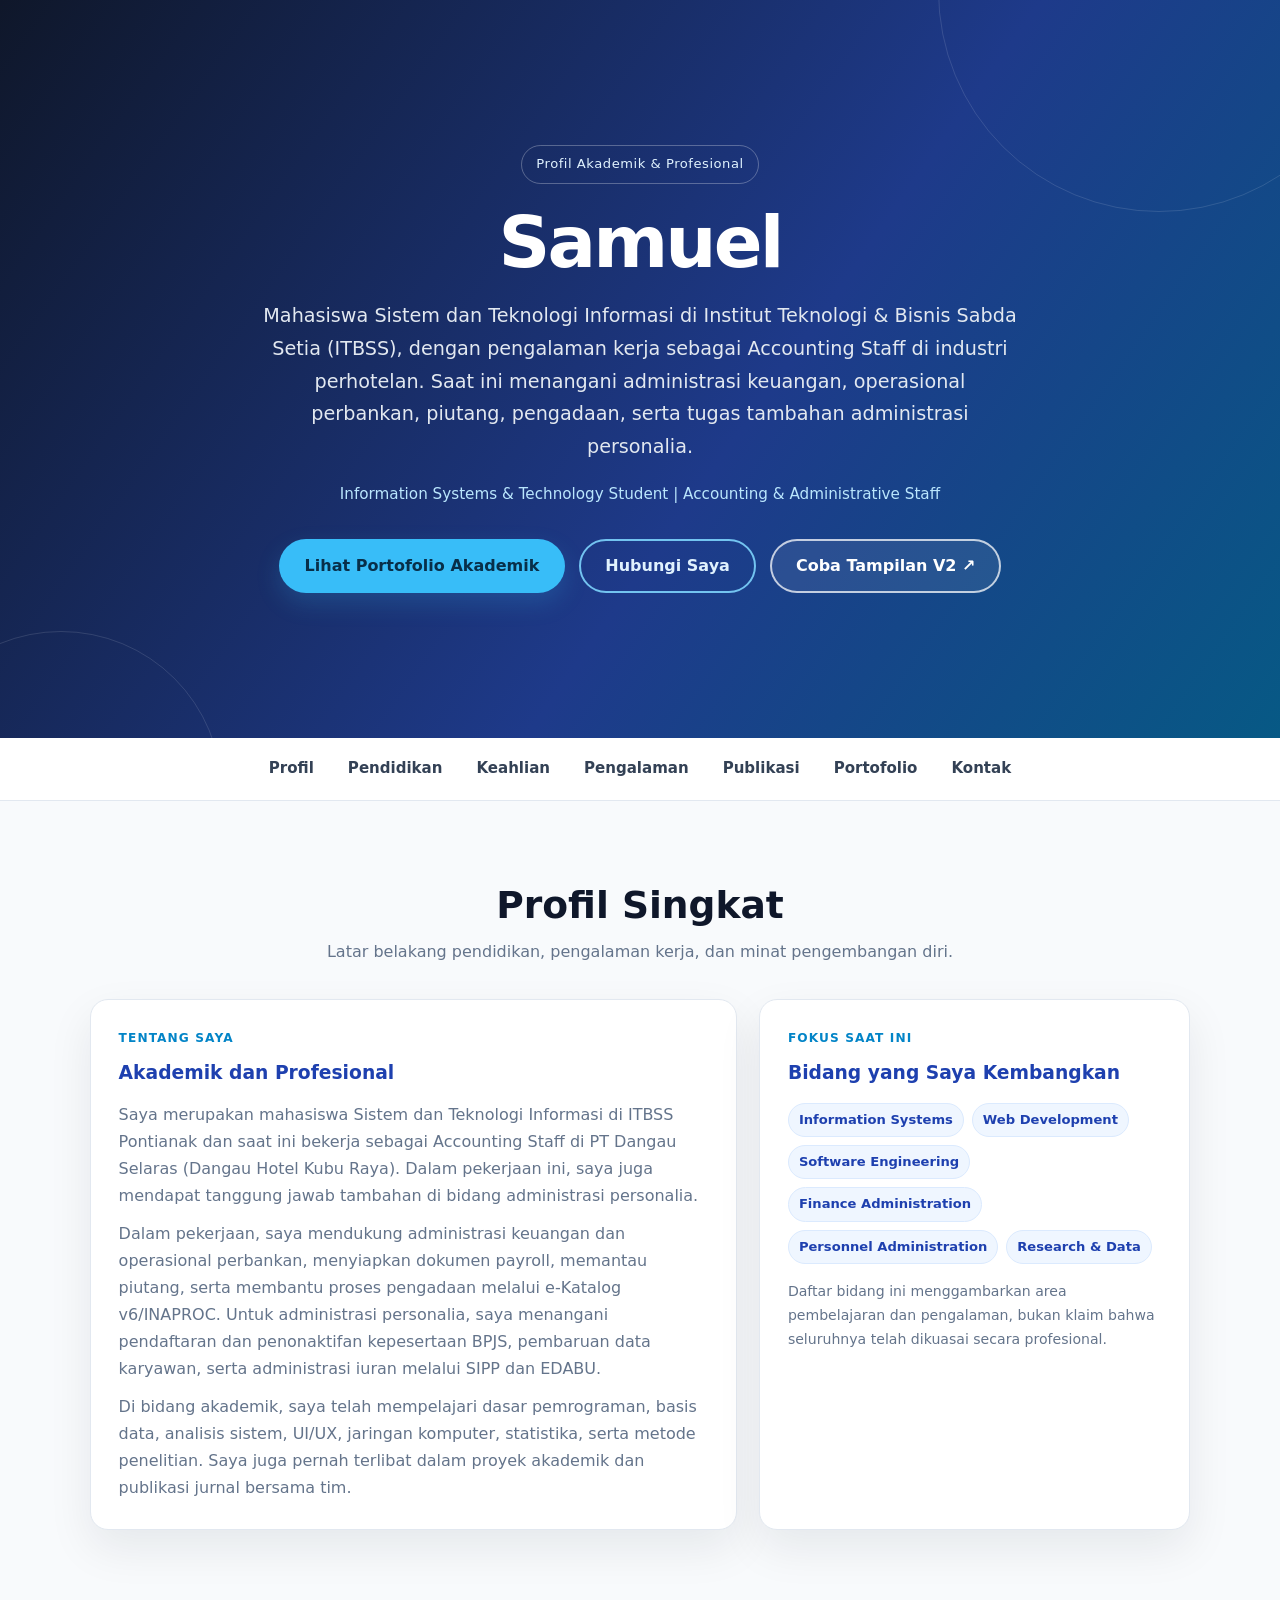
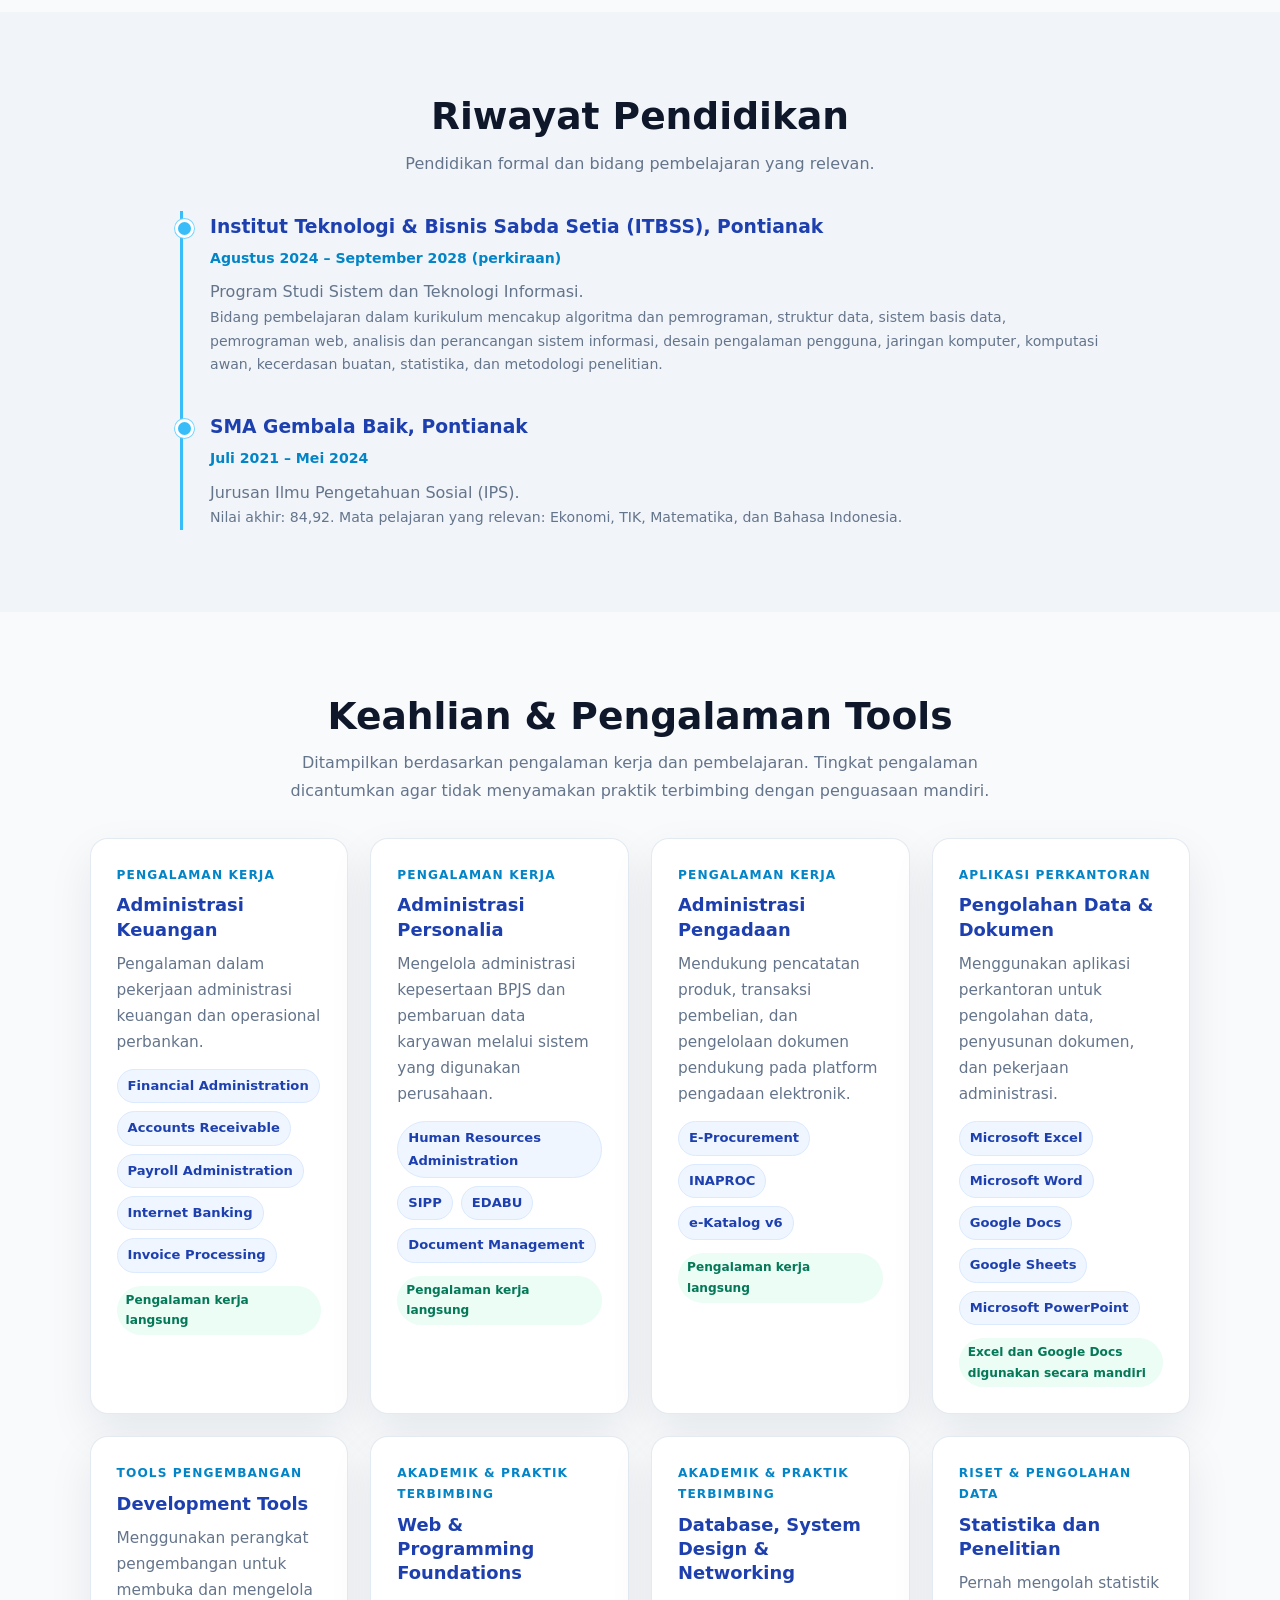
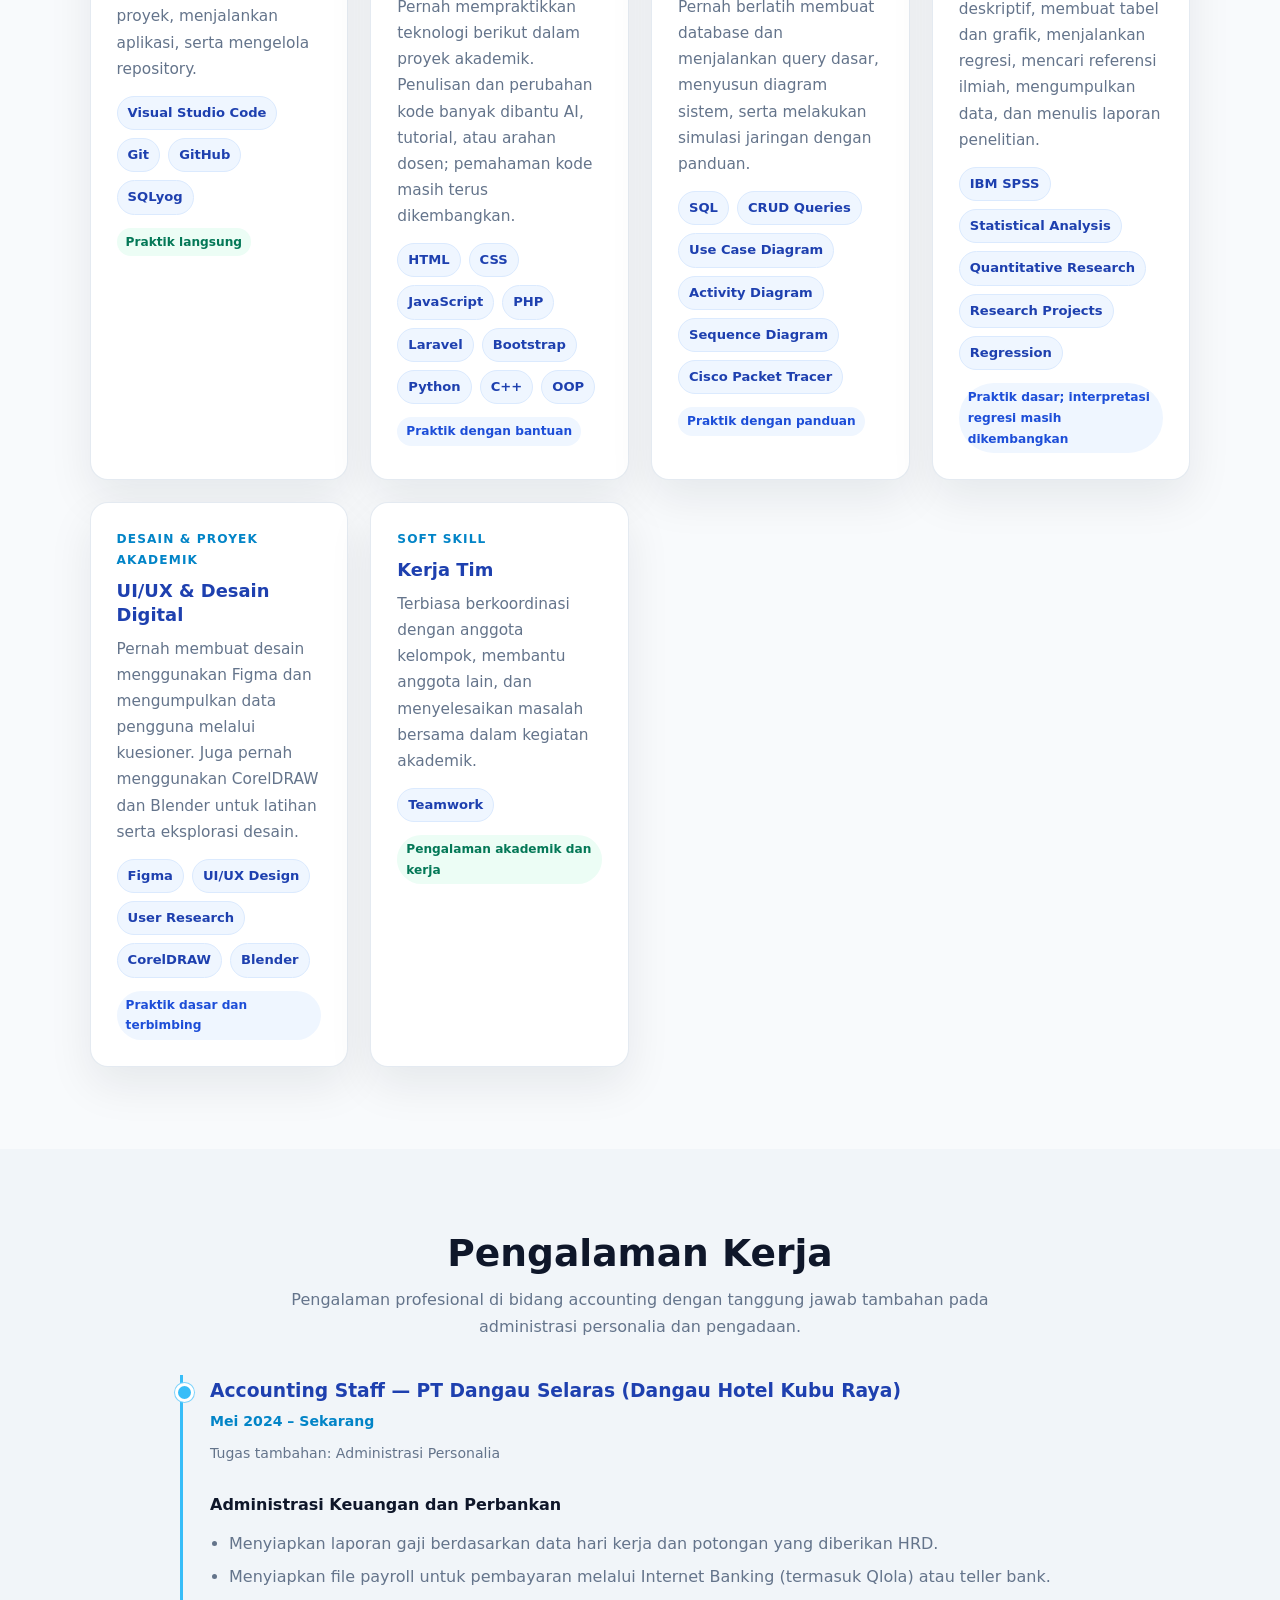
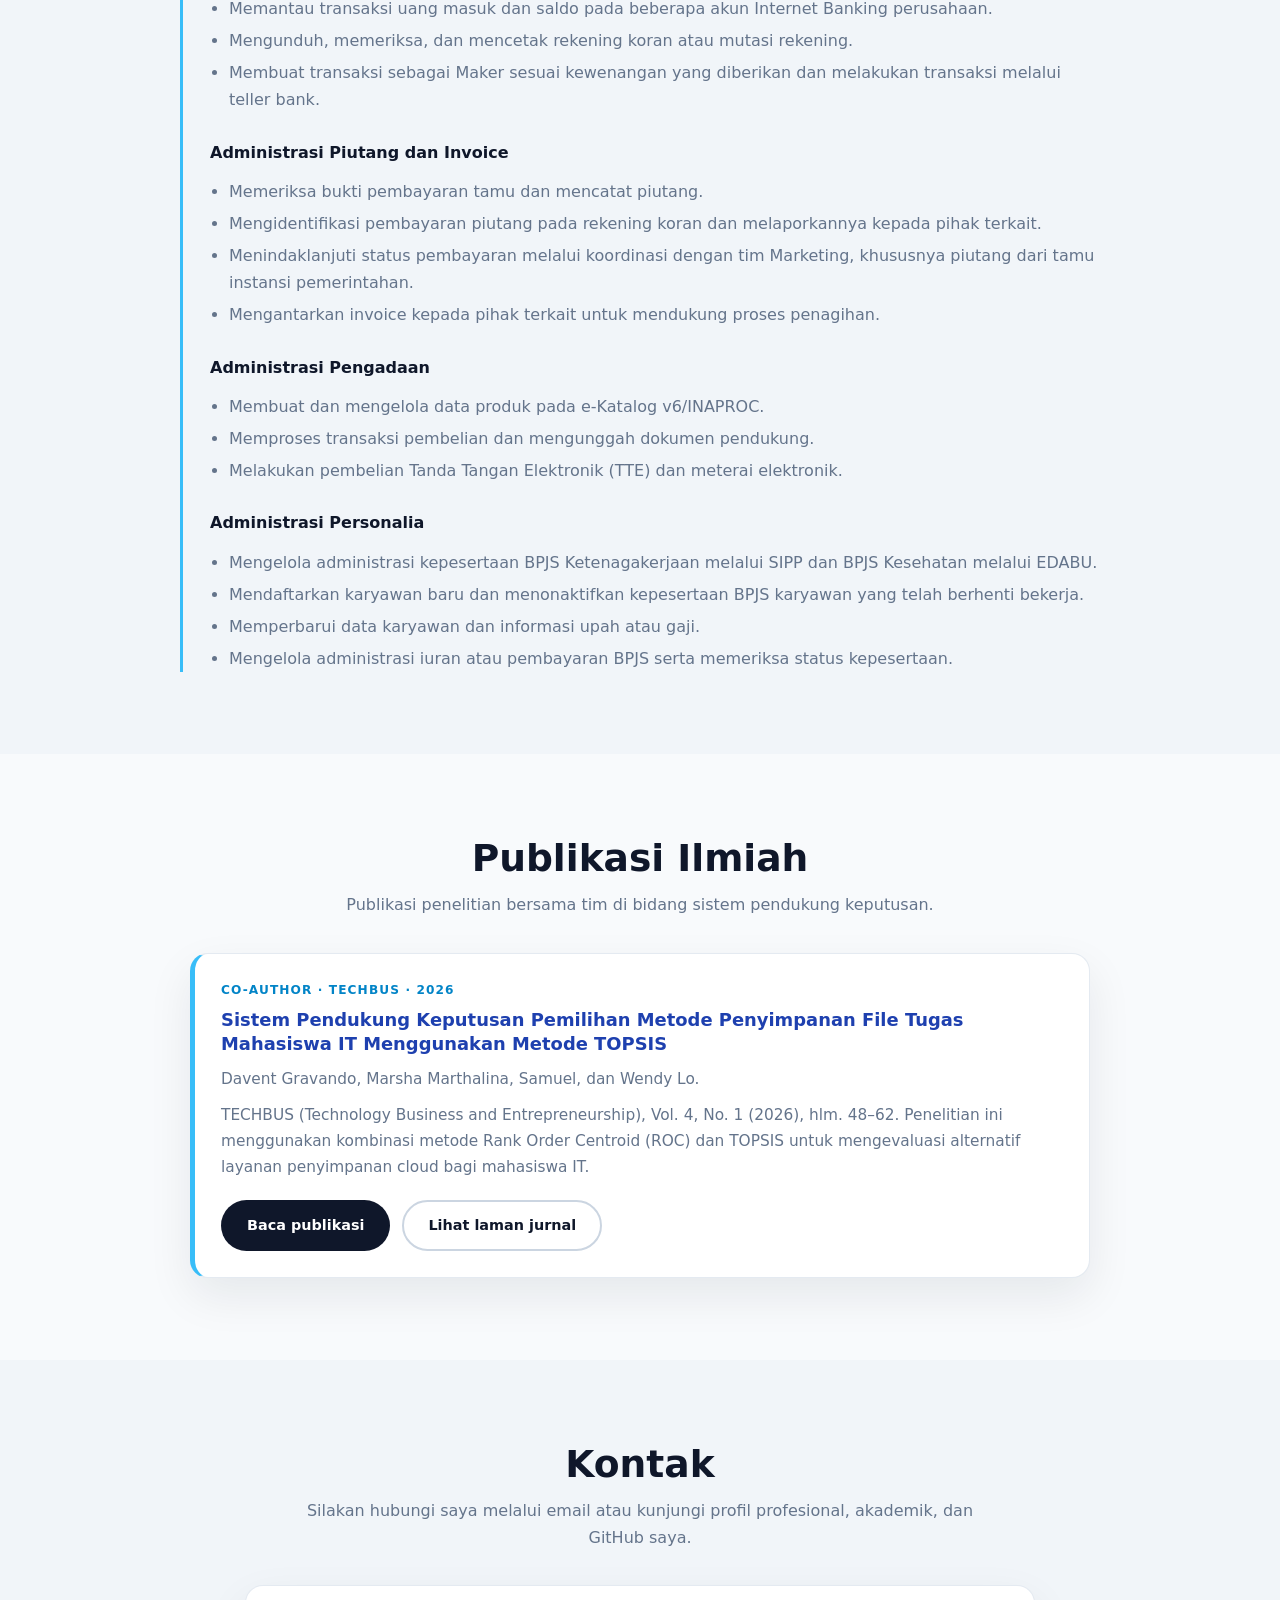
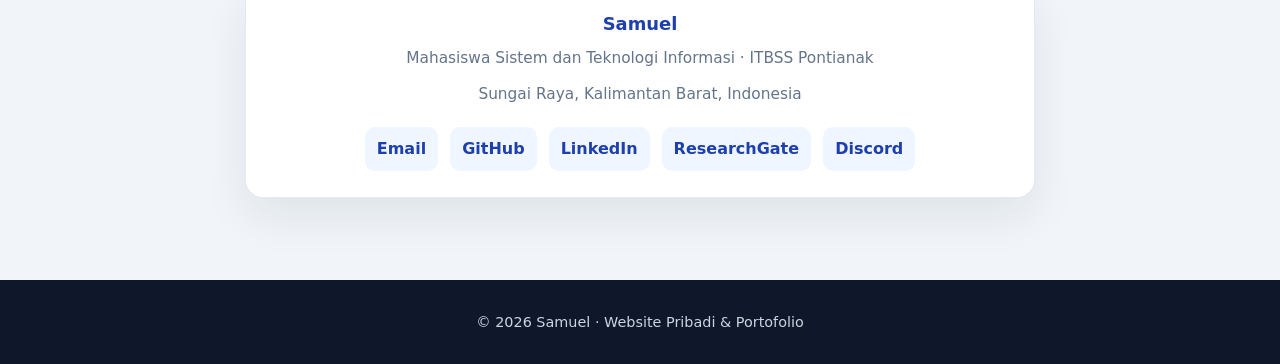
<file: index.html>
<!DOCTYPE html>
<html lang="id">
<head>
  <meta charset="UTF-8" />
  <meta name="viewport" content="width=device-width, initial-scale=1.0" />
  <meta name="description" content="Portofolio Samuel, mahasiswa Sistem dan Teknologi Informasi ITBSS dengan pengalaman Accounting Staff dan administrasi keuangan, personalia, serta pengadaan." />
  <meta name="theme-color" content="#0f172a" />
  <title>Samuel | Profil & Portofolio</title>
  <link rel="stylesheet" href="style.css" />
</head>
<body>
  <header class="hero">
    <div class="hero-inner">
      <span class="eyebrow">Profil Akademik & Profesional</span>
      <h1>Samuel</h1>
      <p>Mahasiswa Sistem dan Teknologi Informasi di Institut Teknologi & Bisnis Sabda Setia (ITBSS), dengan pengalaman kerja sebagai Accounting Staff di industri perhotelan. Saat ini menangani administrasi keuangan, operasional perbankan, piutang, pengadaan, serta tugas tambahan administrasi personalia.</p>
      <div class="hero-meta">Information Systems & Technology Student | Accounting & Administrative Staff</div>
      <div class="hero-buttons">
        <a href="portofolio.html" class="btn btn-primary">Lihat Portofolio Akademik</a>
        <a href="#kontak" class="btn btn-outline">Hubungi Saya</a>
        <a href="/v2/" class="btn btn-version">Coba Tampilan V2 ↗</a>
      </div>
    </div>
  </header>

  <nav aria-label="Navigasi utama">
    <ul>
      <li><a href="#profil">Profil</a></li>
      <li><a href="#pendidikan">Pendidikan</a></li>
      <li><a href="#keahlian">Keahlian</a></li>
      <li><a href="#pengalaman">Pengalaman</a></li>
      <li><a href="#publikasi">Publikasi</a></li>
      <li><a href="portofolio.html">Portofolio</a></li>
      <li><a href="#kontak">Kontak</a></li>
    </ul>
  </nav>

  <main>
    <section id="profil">
      <div class="section-inner">
        <div class="section-heading">
          <h2>Profil Singkat</h2>
          <p>Latar belakang pendidikan, pengalaman kerja, dan minat pengembangan diri.</p>
        </div>
        <div class="info-grid">
          <article class="info-panel">
            <span class="kicker">Tentang Saya</span>
            <h3>Akademik dan Profesional</h3>
            <p>Saya merupakan mahasiswa Sistem dan Teknologi Informasi di ITBSS Pontianak dan saat ini bekerja sebagai Accounting Staff di PT Dangau Selaras (Dangau Hotel Kubu Raya). Dalam pekerjaan ini, saya juga mendapat tanggung jawab tambahan di bidang administrasi personalia.</p>
            <p>Dalam pekerjaan, saya mendukung administrasi keuangan dan operasional perbankan, menyiapkan dokumen payroll, memantau piutang, serta membantu proses pengadaan melalui e-Katalog v6/INAPROC. Untuk administrasi personalia, saya menangani pendaftaran dan penonaktifan kepesertaan BPJS, pembaruan data karyawan, serta administrasi iuran melalui SIPP dan EDABU.</p>
            <p>Di bidang akademik, saya telah mempelajari dasar pemrograman, basis data, analisis sistem, UI/UX, jaringan komputer, statistika, serta metode penelitian. Saya juga pernah terlibat dalam proyek akademik dan publikasi jurnal bersama tim.</p>
          </article>
          <aside class="info-panel">
            <span class="kicker">Fokus Saat Ini</span>
            <h3>Bidang yang Saya Kembangkan</h3>
            <div class="tag-list">
              <span class="tag">Information Systems</span>
              <span class="tag">Web Development</span>
              <span class="tag">Software Engineering</span>
              <span class="tag">Finance Administration</span>
              <span class="tag">Personnel Administration</span>
              <span class="tag">Research & Data</span>
            </div>
            <p class="small-note" style="margin-top:16px">Daftar bidang ini menggambarkan area pembelajaran dan pengalaman, bukan klaim bahwa seluruhnya telah dikuasai secara profesional.</p>
          </aside>
        </div>
      </div>
    </section>

    <section id="pendidikan" class="section-alt">
      <div class="section-inner">
        <div class="section-heading">
          <h2>Riwayat Pendidikan</h2>
          <p>Pendidikan formal dan bidang pembelajaran yang relevan.</p>
        </div>
        <div class="timeline">
          <article class="timeline-item">
            <h3>Institut Teknologi & Bisnis Sabda Setia (ITBSS), Pontianak</h3>
            <div class="date">Agustus 2024 – September 2028 (perkiraan)</div>
            <p>Program Studi Sistem dan Teknologi Informasi.</p>
            <p class="small-note">Bidang pembelajaran dalam kurikulum mencakup algoritma dan pemrograman, struktur data, sistem basis data, pemrograman web, analisis dan perancangan sistem informasi, desain pengalaman pengguna, jaringan komputer, komputasi awan, kecerdasan buatan, statistika, dan metodologi penelitian.</p>
          </article>
          <article class="timeline-item">
            <h3>SMA Gembala Baik, Pontianak</h3>
            <div class="date">Juli 2021 – Mei 2024</div>
            <p>Jurusan Ilmu Pengetahuan Sosial (IPS).</p>
            <p class="small-note">Nilai akhir: 84,92. Mata pelajaran yang relevan: Ekonomi, TIK, Matematika, dan Bahasa Indonesia.</p>
          </article>
        </div>
      </div>
    </section>

    <section id="keahlian">
      <div class="section-inner">
        <div class="section-heading">
          <h2>Keahlian & Pengalaman Tools</h2>
          <p>Ditampilkan berdasarkan pengalaman kerja dan pembelajaran. Tingkat pengalaman dicantumkan agar tidak menyamakan praktik terbimbing dengan penguasaan mandiri.</p>
        </div>
        <div class="grid">
          <article class="card">
            <span class="kicker">Pengalaman Kerja</span>
            <h3>Administrasi Keuangan</h3>
            <p>Pengalaman dalam pekerjaan administrasi keuangan dan operasional perbankan.</p>
            <div class="tag-list">
              <span class="tag">Financial Administration</span><span class="tag">Accounts Receivable</span><span class="tag">Payroll Administration</span><span class="tag">Internet Banking</span><span class="tag">Invoice Processing</span>
            </div>
            <span class="level good">Pengalaman kerja langsung</span>
          </article>
          <article class="card">
            <span class="kicker">Pengalaman Kerja</span>
            <h3>Administrasi Personalia</h3>
            <p>Mengelola administrasi kepesertaan BPJS dan pembaruan data karyawan melalui sistem yang digunakan perusahaan.</p>
            <div class="tag-list">
              <span class="tag">Human Resources Administration</span><span class="tag">SIPP</span><span class="tag">EDABU</span><span class="tag">Document Management</span>
            </div>
            <span class="level good">Pengalaman kerja langsung</span>
          </article>
          <article class="card">
            <span class="kicker">Pengalaman Kerja</span>
            <h3>Administrasi Pengadaan</h3>
            <p>Mendukung pencatatan produk, transaksi pembelian, dan pengelolaan dokumen pendukung pada platform pengadaan elektronik.</p>
            <div class="tag-list">
              <span class="tag">E-Procurement</span><span class="tag">INAPROC</span><span class="tag">e-Katalog v6</span>
            </div>
            <span class="level good">Pengalaman kerja langsung</span>
          </article>
          <article class="card">
            <span class="kicker">Aplikasi Perkantoran</span>
            <h3>Pengolahan Data & Dokumen</h3>
            <p>Menggunakan aplikasi perkantoran untuk pengolahan data, penyusunan dokumen, dan pekerjaan administrasi.</p>
            <div class="tag-list">
              <span class="tag">Microsoft Excel</span><span class="tag">Microsoft Word</span><span class="tag">Google Docs</span><span class="tag">Google Sheets</span><span class="tag">Microsoft PowerPoint</span>
            </div>
            <span class="level good">Excel dan Google Docs digunakan secara mandiri</span>
          </article>
          <article class="card">
            <span class="kicker">Tools Pengembangan</span>
            <h3>Development Tools</h3>
            <p>Menggunakan perangkat pengembangan untuk membuka dan mengelola proyek, menjalankan aplikasi, serta mengelola repository.</p>
            <div class="tag-list">
              <span class="tag">Visual Studio Code</span><span class="tag">Git</span><span class="tag">GitHub</span><span class="tag">SQLyog</span>
            </div>
            <span class="level good">Praktik langsung</span>
          </article>
          <article class="card">
            <span class="kicker">Akademik & Praktik Terbimbing</span>
            <h3>Web & Programming Foundations</h3>
            <p>Pernah mempraktikkan teknologi berikut dalam proyek akademik. Penulisan dan perubahan kode banyak dibantu AI, tutorial, atau arahan dosen; pemahaman kode masih terus dikembangkan.</p>
            <div class="tag-list">
              <span class="tag">HTML</span><span class="tag">CSS</span><span class="tag">JavaScript</span><span class="tag">PHP</span><span class="tag">Laravel</span><span class="tag">Bootstrap</span><span class="tag">Python</span><span class="tag">C++</span><span class="tag">OOP</span>
            </div>
            <span class="level basic">Praktik dengan bantuan</span>
          </article>
          <article class="card">
            <span class="kicker">Akademik & Praktik Terbimbing</span>
            <h3>Database, System Design & Networking</h3>
            <p>Pernah berlatih membuat database dan menjalankan query dasar, menyusun diagram sistem, serta melakukan simulasi jaringan dengan panduan.</p>
            <div class="tag-list">
              <span class="tag">SQL</span><span class="tag">CRUD Queries</span><span class="tag">Use Case Diagram</span><span class="tag">Activity Diagram</span><span class="tag">Sequence Diagram</span><span class="tag">Cisco Packet Tracer</span>
            </div>
            <span class="level basic">Praktik dengan panduan</span>
          </article>
          <article class="card">
            <span class="kicker">Riset & Pengolahan Data</span>
            <h3>Statistika dan Penelitian</h3>
            <p>Pernah mengolah statistik deskriptif, membuat tabel dan grafik, menjalankan regresi, mencari referensi ilmiah, mengumpulkan data, dan menulis laporan penelitian.</p>
            <div class="tag-list">
              <span class="tag">IBM SPSS</span><span class="tag">Statistical Analysis</span><span class="tag">Quantitative Research</span><span class="tag">Research Projects</span><span class="tag">Regression</span>
            </div>
            <span class="level basic">Praktik dasar; interpretasi regresi masih dikembangkan</span>
          </article>
          <article class="card">
            <span class="kicker">Desain & Proyek Akademik</span>
            <h3>UI/UX & Desain Digital</h3>
            <p>Pernah membuat desain menggunakan Figma dan mengumpulkan data pengguna melalui kuesioner. Juga pernah menggunakan CorelDRAW dan Blender untuk latihan serta eksplorasi desain.</p>
            <div class="tag-list">
              <span class="tag">Figma</span><span class="tag">UI/UX Design</span><span class="tag">User Research</span><span class="tag">CorelDRAW</span><span class="tag">Blender</span>
            </div>
            <span class="level basic">Praktik dasar dan terbimbing</span>
          </article>
          <article class="card">
            <span class="kicker">Soft Skill</span>
            <h3>Kerja Tim</h3>
            <p>Terbiasa berkoordinasi dengan anggota kelompok, membantu anggota lain, dan menyelesaikan masalah bersama dalam kegiatan akademik.</p>
            <div class="tag-list"><span class="tag">Teamwork</span></div>
            <span class="level good">Pengalaman akademik dan kerja</span>
          </article>
        </div>
      </div>
    </section>

    <section id="pengalaman" class="section-alt">
      <div class="section-inner">
        <div class="section-heading">
          <h2>Pengalaman Kerja</h2>
          <p>Pengalaman profesional di bidang accounting dengan tanggung jawab tambahan pada administrasi personalia dan pengadaan.</p>
        </div>
        <div class="timeline">
          <article class="timeline-item">
            <h3>Accounting Staff — PT Dangau Selaras (Dangau Hotel Kubu Raya)</h3>
            <div class="date">Mei 2024 – Sekarang</div>
            <p class="small-note">Tugas tambahan: Administrasi Personalia</p>
            <h4 class="subheading">Administrasi Keuangan dan Perbankan</h4>
            <ul>
              <li>Menyiapkan laporan gaji berdasarkan data hari kerja dan potongan yang diberikan HRD.</li>
              <li>Menyiapkan file payroll untuk pembayaran melalui Internet Banking (termasuk Qlola) atau teller bank.</li>
              <li>Memantau transaksi uang masuk dan saldo pada beberapa akun Internet Banking perusahaan.</li>
              <li>Mengunduh, memeriksa, dan mencetak rekening koran atau mutasi rekening.</li>
              <li>Membuat transaksi sebagai Maker sesuai kewenangan yang diberikan dan melakukan transaksi melalui teller bank.</li>
            </ul>
            <h4 class="subheading">Administrasi Piutang dan Invoice</h4>
            <ul>
              <li>Memeriksa bukti pembayaran tamu dan mencatat piutang.</li>
              <li>Mengidentifikasi pembayaran piutang pada rekening koran dan melaporkannya kepada pihak terkait.</li>
              <li>Menindaklanjuti status pembayaran melalui koordinasi dengan tim Marketing, khususnya piutang dari tamu instansi pemerintahan.</li>
              <li>Mengantarkan invoice kepada pihak terkait untuk mendukung proses penagihan.</li>
            </ul>
            <h4 class="subheading">Administrasi Pengadaan</h4>
            <ul>
              <li>Membuat dan mengelola data produk pada e-Katalog v6/INAPROC.</li>
              <li>Memproses transaksi pembelian dan mengunggah dokumen pendukung.</li>
              <li>Melakukan pembelian Tanda Tangan Elektronik (TTE) dan meterai elektronik.</li>
            </ul>
            <h4 class="subheading">Administrasi Personalia</h4>
            <ul>
              <li>Mengelola administrasi kepesertaan BPJS Ketenagakerjaan melalui SIPP dan BPJS Kesehatan melalui EDABU.</li>
              <li>Mendaftarkan karyawan baru dan menonaktifkan kepesertaan BPJS karyawan yang telah berhenti bekerja.</li>
              <li>Memperbarui data karyawan dan informasi upah atau gaji.</li>
              <li>Mengelola administrasi iuran atau pembayaran BPJS serta memeriksa status kepesertaan.</li>
            </ul>
          </article>
        </div>
      </div>
    </section>

    <section id="publikasi">
      <div class="section-inner">
        <div class="section-heading">
          <h2>Publikasi Ilmiah</h2>
          <p>Publikasi penelitian bersama tim di bidang sistem pendukung keputusan.</p>
        </div>
        <article class="card publication">
          <span class="kicker">Co-Author · TECHBUS · 2026</span>
          <h3>Sistem Pendukung Keputusan Pemilihan Metode Penyimpanan File Tugas Mahasiswa IT Menggunakan Metode TOPSIS</h3>
          <p class="authors">Davent Gravando, Marsha Marthalina, Samuel, dan Wendy Lo.</p>
          <p>TECHBUS (Technology Business and Entrepreneurship), Vol. 4, No. 1 (2026), hlm. 48–62. Penelitian ini menggunakan kombinasi metode Rank Order Centroid (ROC) dan TOPSIS untuk mengevaluasi alternatif layanan penyimpanan cloud bagi mahasiswa IT.</p>
          <div class="actions">
            <a class="btn btn-dark" href="https://doi.org/10.61245/techbus.v4i1.88" target="_blank" rel="noopener noreferrer">Baca publikasi</a>
            <a class="btn btn-light" href="https://ejournal.itbss.ac.id/index.php/techbus/article/view/88" target="_blank" rel="noopener noreferrer">Lihat laman jurnal</a>
          </div>
        </article>
      </div>
    </section>

    <section id="kontak" class="section-alt">
      <div class="section-inner">
        <div class="section-heading">
          <h2>Kontak</h2>
          <p>Silakan hubungi saya melalui email atau kunjungi profil profesional, akademik, dan GitHub saya.</p>
        </div>
        <div class="card contact-card">
          <h3>Samuel</h3>
          <p>Mahasiswa Sistem dan Teknologi Informasi · ITBSS Pontianak</p>
          <p class="small-note">Sungai Raya, Kalimantan Barat, Indonesia</p>
          <div class="contact-links">
            <a href="mailto:samuelptk2006@gmail.com">Email</a>
            <a href="https://github.com/SamuelPhe" target="_blank" rel="noopener noreferrer">GitHub</a>
            <a href="https://www.linkedin.com/in/samuelphang06" target="_blank" rel="noopener noreferrer">LinkedIn</a>
            <a href="https://www.researchgate.net/profile/Samuel-Samuel-35" target="_blank" rel="noopener noreferrer">ResearchGate</a>
            <a href="https://discord.com/users/518212369063608331" target="_blank" rel="noopener noreferrer">Discord</a>
          </div>
        </div>
      </div>
    </section>
  </main>

  <footer>
    <p>© 2026 Samuel · Website Pribadi & Portofolio</p>
  </footer>
</body>
</html>
</file>
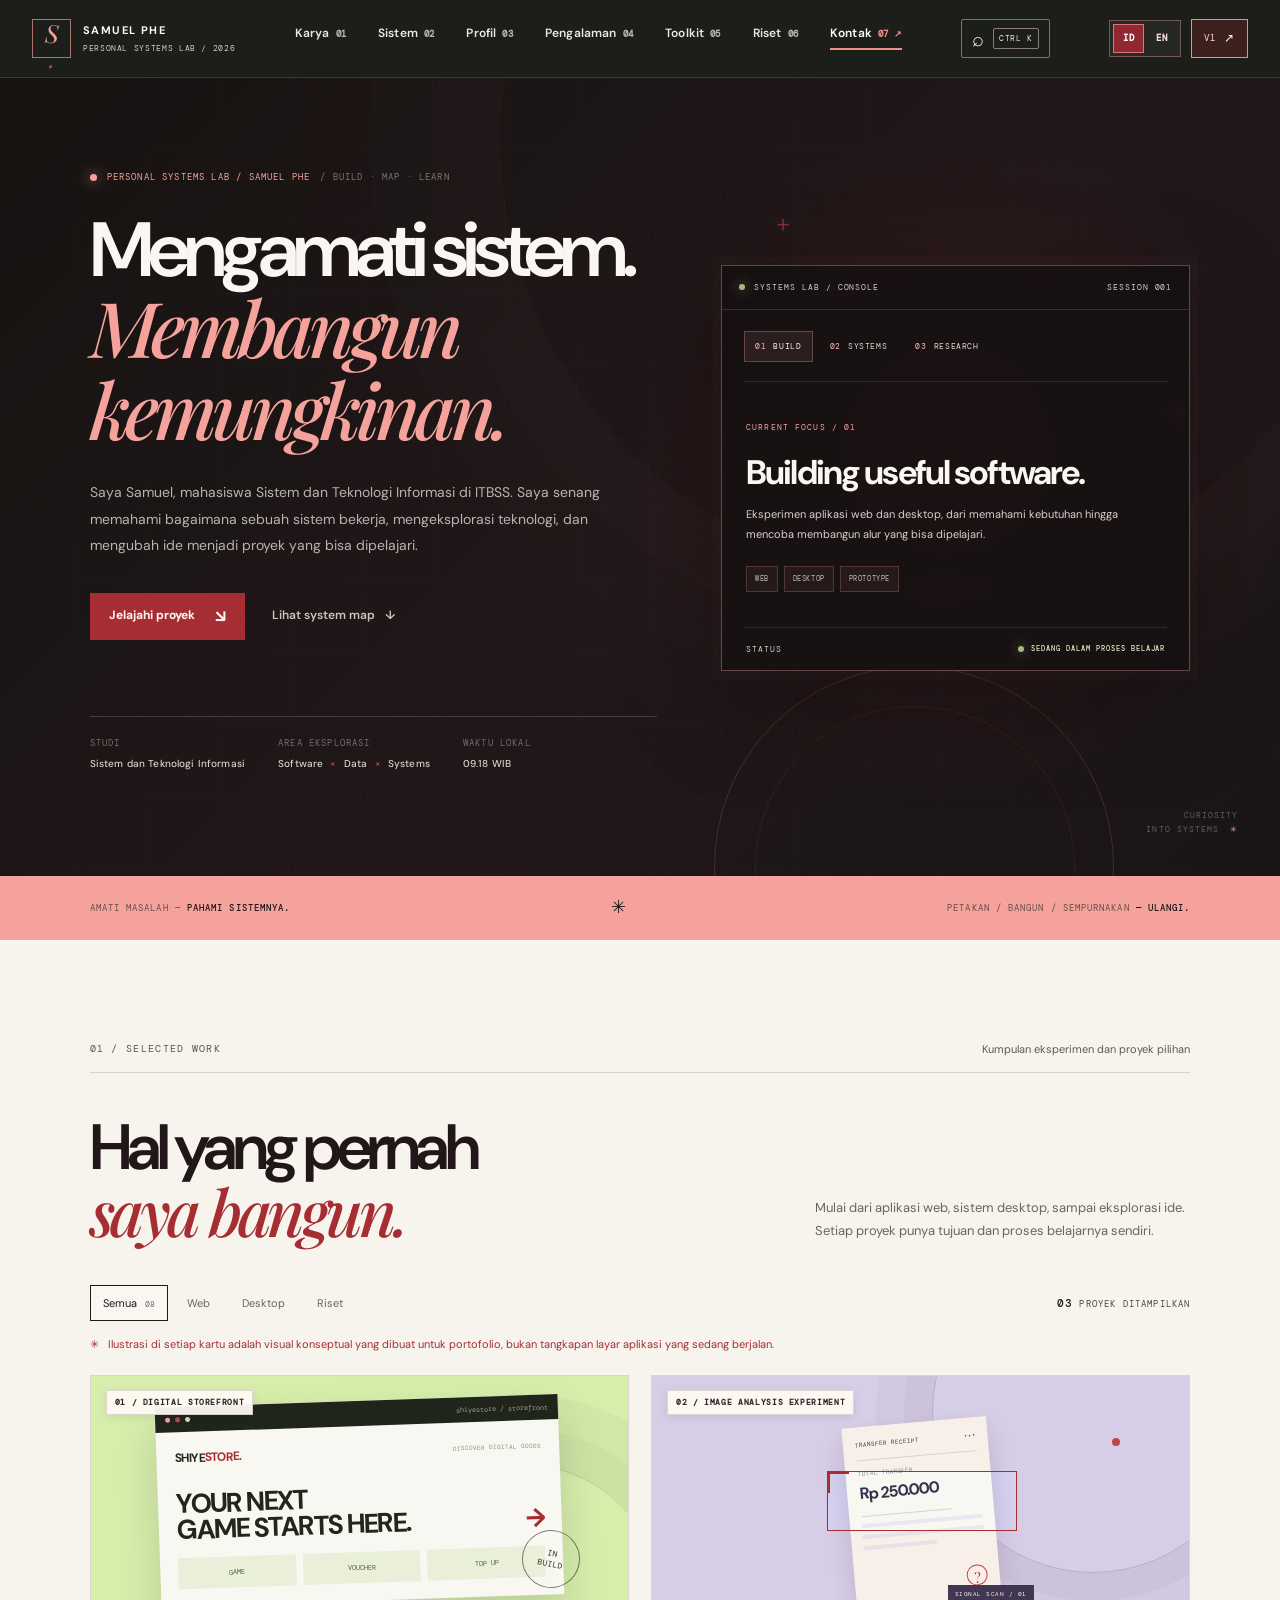
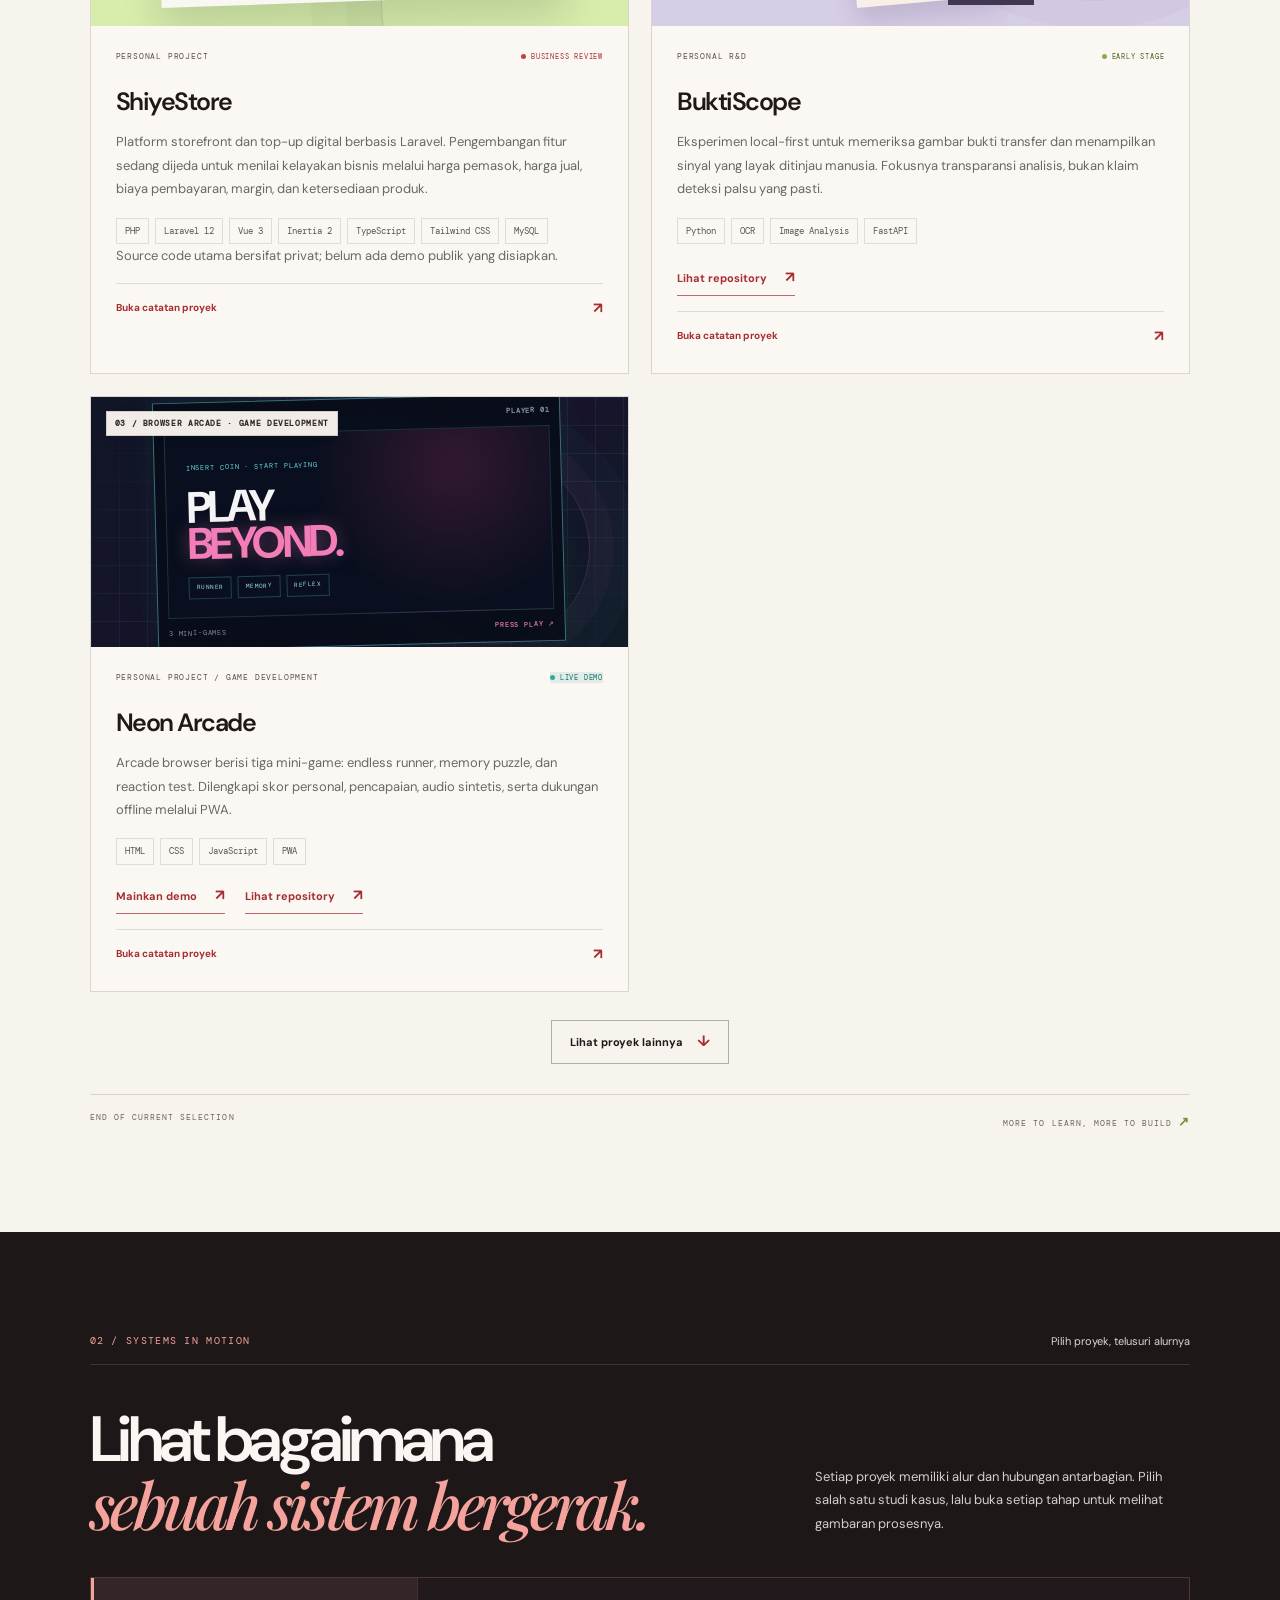
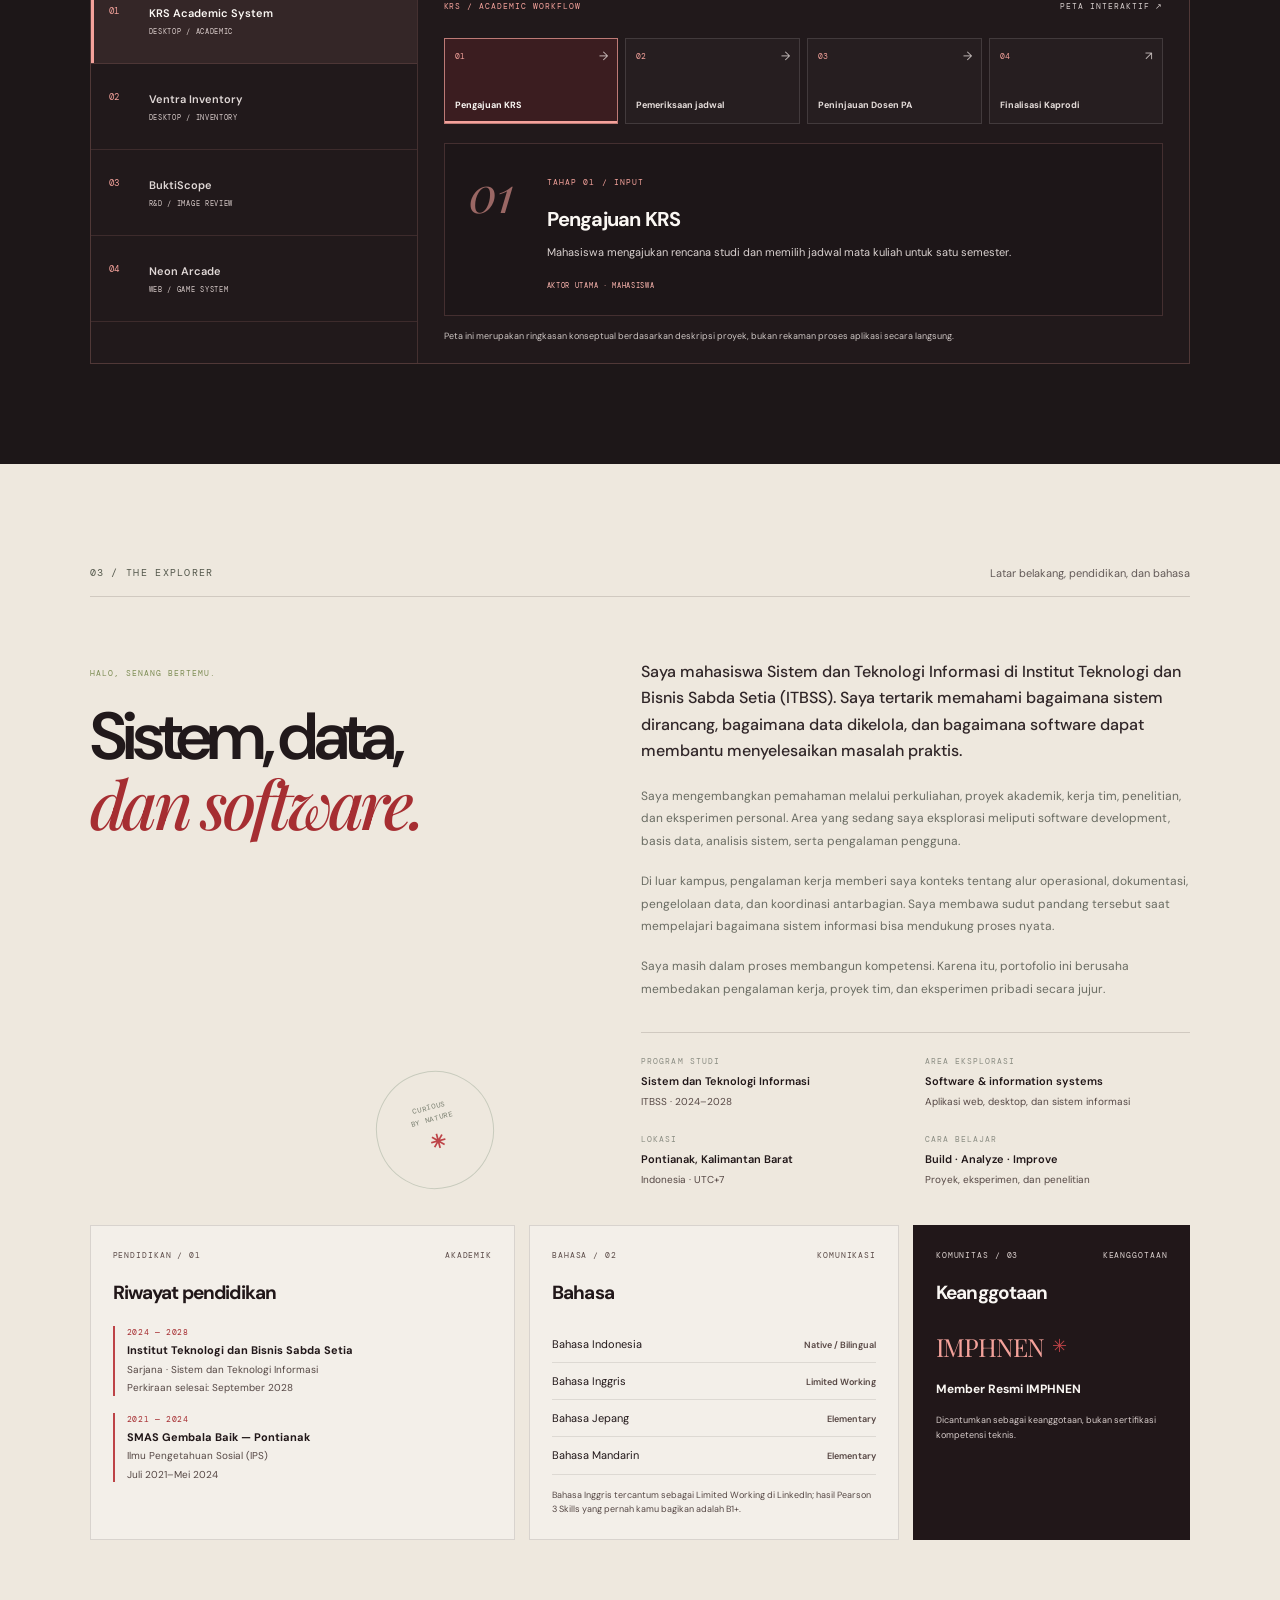
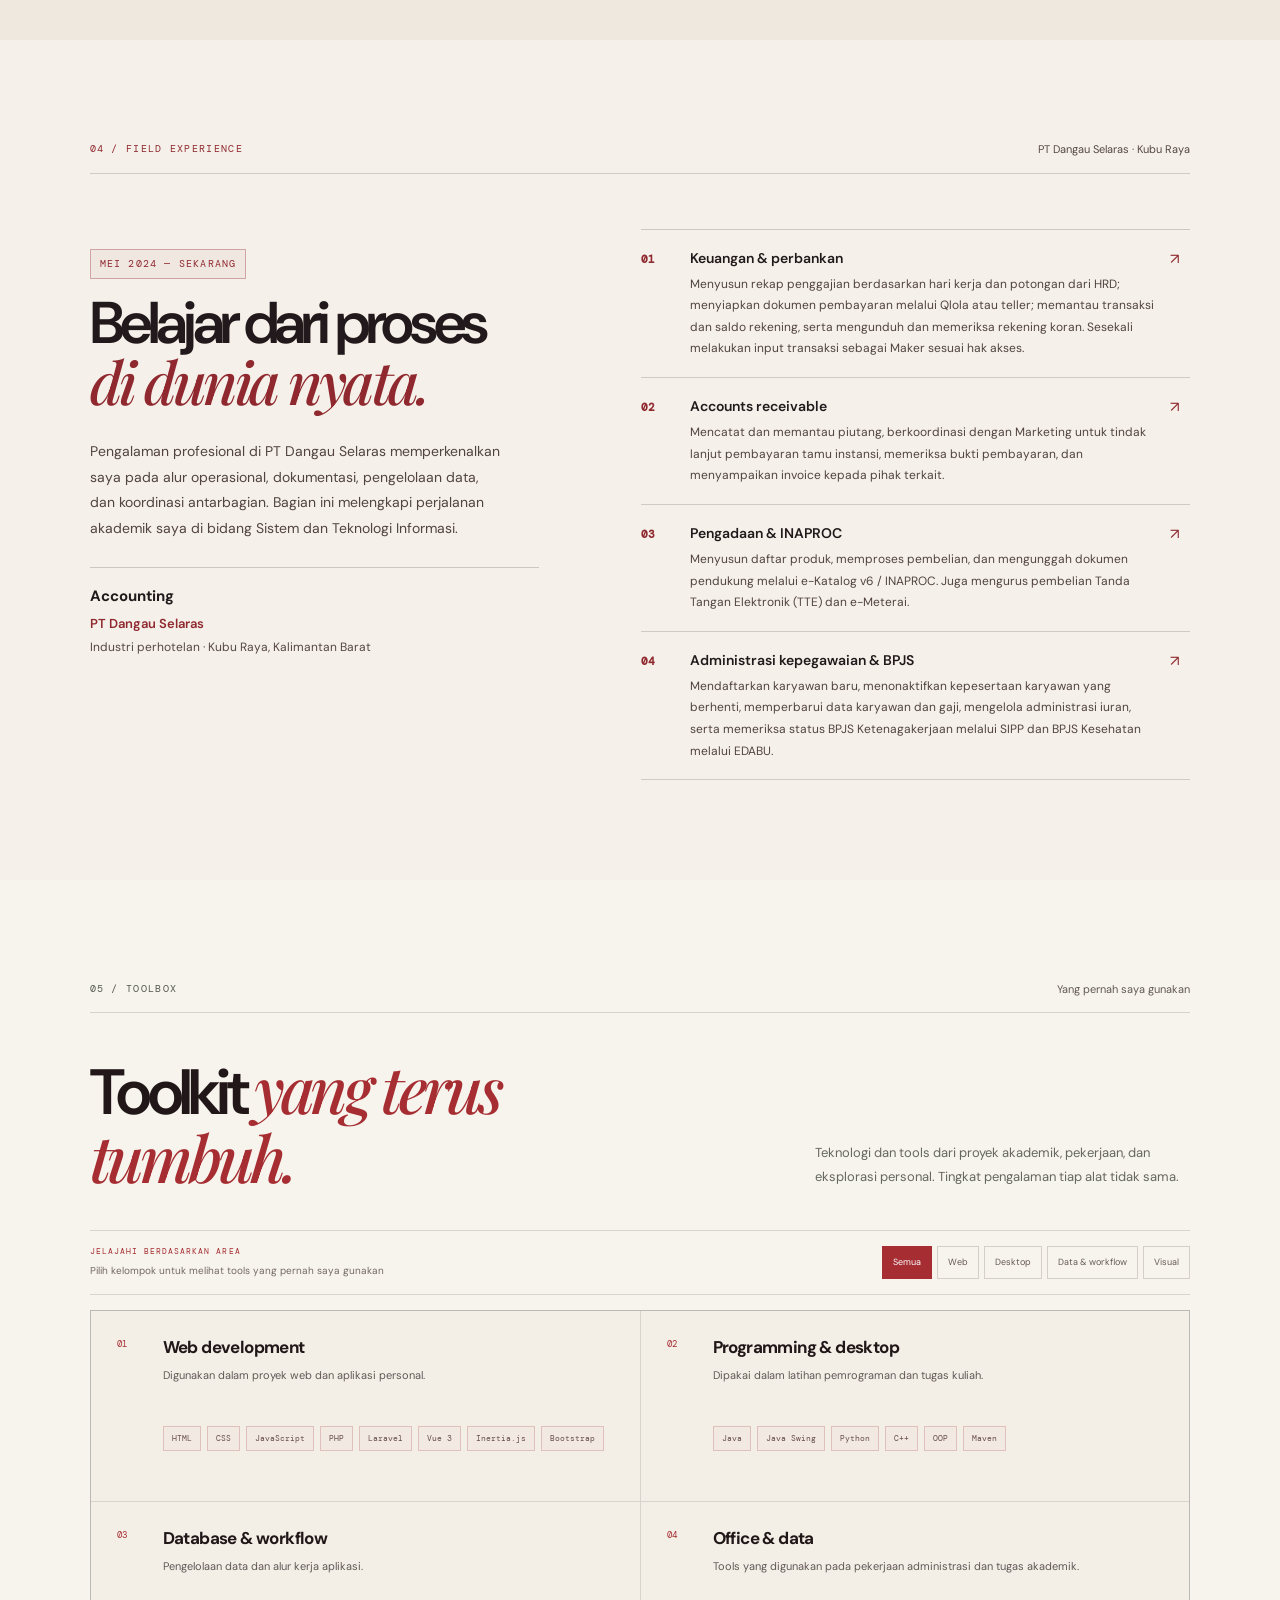
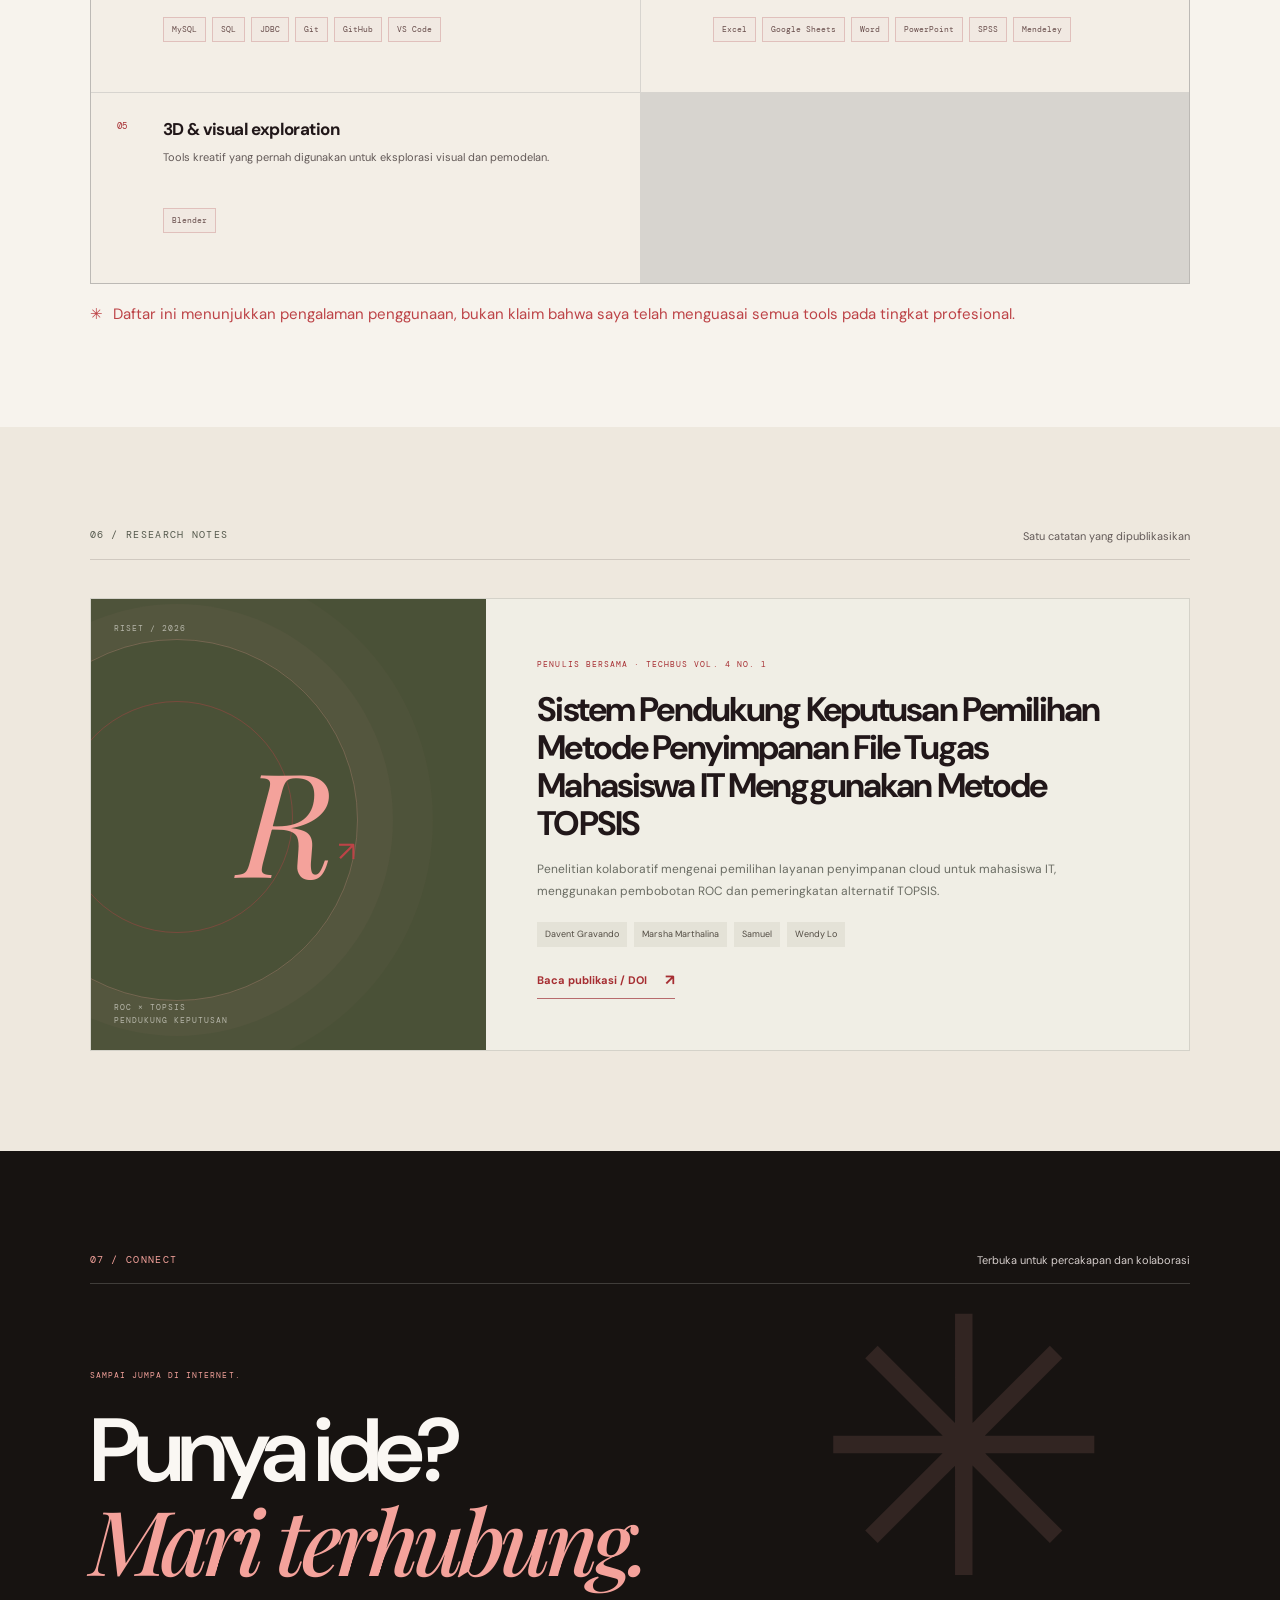
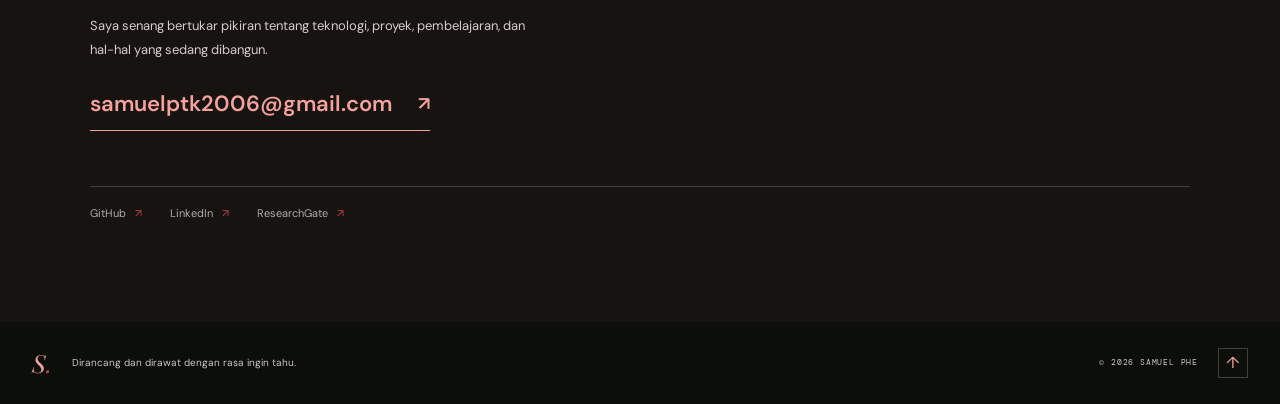
<file: v2/index.html>
<!doctype html>
<html lang="id">
<head>
  <meta charset="utf-8">
  <meta name="viewport" content="width=device-width, initial-scale=1">
  <meta name="theme-color" content="#171311">
  <meta name="color-scheme" content="light">
  <link rel="canonical" href="https://samuelphe.github.io/v2/">
  <link rel="icon" type="image/svg+xml" href="favicon.svg">
  <meta name="description" content="Personal Systems Lab milik Samuel Phe, mahasiswa Sistem dan Teknologi Informasi. Jelajahi proyek software, system map, eksperimen, dan riset.">
  <meta property="og:title" content="Samuel Phe — Personal Systems Lab">
  <meta property="og:description" content="Mengamati sistem. Membangun kemungkinan.">
  <meta property="og:type" content="website">
  <meta property="og:url" content="https://samuelphe.github.io/v2/">
  <meta name="twitter:card" content="summary">
  <meta name="twitter:title" content="Samuel Phe — Personal Systems Lab">
  <meta name="twitter:description" content="Mengamati sistem. Membangun kemungkinan.">
  <title>Samuel Phe — Personal Systems Lab</title>
  <link rel="preconnect" href="https://fonts.googleapis.com">
  <link rel="preconnect" href="https://fonts.gstatic.com" crossorigin>
  <link href="https://fonts.googleapis.com/css2?family=DM+Mono:wght@400;500&family=DM+Sans:wght@400;500;600;700&family=Playfair+Display:ital,wght@0,500;0,600;1,500;1,600&display=swap" rel="stylesheet">
  <link rel="stylesheet" href="styles.css?v=20261128-neon-arcade-1">
  <script src="script.js?v=20261128-neon-arcade-1" defer></script>
</head>
<body>
  <a class="skip-link" href="#main" data-i18n="skipNav">Lewati navigasi</a>

  <header class="site-header" id="top">
    <a class="brand" href="#top" aria-label="Samuel Phe, kembali ke atas">
      <span class="brand-mark">S<span>.</span></span>
      <span class="brand-name">SAMUEL PHE<small>PERSONAL SYSTEMS LAB / 2026</small></span>
    </a>

    <button class="menu-toggle" type="button" aria-expanded="false" aria-controls="main-nav" aria-label="Buka navigasi" data-i18n-aria="openNavigation">
      <span></span><span></span>
    </button>

    <nav class="main-nav" id="main-nav" aria-label="Navigasi utama" data-i18n-aria="mainNavigation">
      <a href="#work" data-i18n-html="navWork">Karya <span>01</span></a>
      <a href="#systems" data-i18n-html="navSystems">Sistem <span>02</span></a>
      <a href="#about" data-i18n-html="navProfile">Profil <span>03</span></a>
      <a href="#experience" data-i18n-html="navExperience">Pengalaman <span>04</span></a>
      <a href="#toolkit" data-i18n-html="navToolkit">Toolkit <span>05</span></a>
      <a href="#notes" data-i18n-html="navResearch">Riset <span>06</span></a>
      <a class="nav-contact" href="#contact" data-i18n-html="navContact">Kontak <span>07 ↗</span></a>
    </nav>

    <button class="command-trigger" type="button" data-open-command aria-label="Buka pencarian cepat" data-i18n-aria="quickSearch">
      <span>⌕</span><kbd>CTRL K</kbd>
    </button>
    <div class="header-tools"><div class="language-switch" role="group" aria-label="Pilih bahasa" data-i18n-aria="chooseLanguage"><button type="button" id="language-id" class="language-option is-active" data-language="id" aria-pressed="true" onclick="window.setPortfolioLanguage('id')">ID</button><button type="button" id="language-en" class="language-option" data-language="en" aria-pressed="false" onclick="window.setPortfolioLanguage('en')">EN</button></div><a class="version-switch" href="/" aria-label="Kembali ke portofolio versi 1" data-i18n-aria="versionOne">V1 <span aria-hidden="true">↗</span></a></div>
  </header>

  <main id="main">
    <section class="hero-section systems-hero" aria-labelledby="hero-title">
      <div class="hero-grid" aria-hidden="true"></div>
      <div class="hero-orbit orbit-one" aria-hidden="true"></div>
      <div class="hero-orbit orbit-two" aria-hidden="true"></div>
      <div class="hero-cross cross-one" aria-hidden="true">＋</div>
      <div class="hero-cross cross-two" aria-hidden="true">✳</div>

      <div class="hero-content">
        <div class="eyebrow hero-eyebrow"><span class="eyebrow-dot"></span> PERSONAL SYSTEMS LAB / SAMUEL PHE</div>
        <h1 id="hero-title" data-i18n-html="heroTitle">Mengamati sistem.<br><em>Membangun kemungkinan.</em></h1>
        <p class="hero-copy" data-i18n="heroCopy">Saya Samuel, mahasiswa Sistem dan Teknologi Informasi di ITBSS. Saya senang memahami bagaimana sebuah sistem bekerja, mengeksplorasi teknologi, dan mengubah ide menjadi proyek yang bisa dipelajari.</p>
        <div class="hero-actions">
          <a class="button button-primary" href="#work" data-i18n-html="heroExplore">Jelajahi proyek <span>↘</span></a>
          <a class="text-link light-link" href="#systems" data-i18n-html="heroMap">Lihat system map <span>↓</span></a>
        </div>

        <div class="hero-bottomline">
          <div><span class="micro-label" data-i18n="studyLabel">STUDI</span><strong data-i18n="studyValue">Sistem dan Teknologi Informasi</strong></div>
          <div><span class="micro-label" data-i18n="exploreArea">AREA EKSPLORASI</span><strong data-i18n-html="exploreValue">Software <i>×</i> Data <i>×</i> Systems</strong></div>
          <div><span class="micro-label" data-i18n="localTime">WAKTU LOKAL</span><strong id="local-time">--:-- WIB</strong></div>
        </div>
      </div>

      <aside class="lab-console" aria-label="Panel eksplorasi interaktif" data-i18n-aria="labConsole">
        <div class="console-topbar">
          <span><i></i> SYSTEMS LAB / CONSOLE</span>
          <span>SESSION 001</span>
        </div>
        <div class="console-body">
          <div class="lab-mode-list" role="group" aria-label="Pilih area eksplorasi" data-i18n-aria="labModes">
            <button type="button" class="lab-mode is-active" data-lab-mode="build" aria-pressed="true"><span>01</span> BUILD</button>
            <button type="button" class="lab-mode" data-lab-mode="systems" aria-pressed="false"><span>02</span> SYSTEMS</button>
            <button type="button" class="lab-mode" data-lab-mode="research" aria-pressed="false"><span>03</span> RESEARCH</button>
          </div>
          <div class="lab-display" aria-live="polite">
            <span class="console-label" id="lab-mode-kicker" data-i18n="currentFocus">CURRENT FOCUS / 01</span>
            <h2 id="lab-mode-title">Building useful software.</h2>
            <p id="lab-mode-copy">Eksperimen aplikasi web dan desktop, dari memahami kebutuhan hingga mencoba membangun alur yang bisa digunakan.</p>
            <div class="console-tags" id="lab-mode-tags"><span>WEB</span><span>DESKTOP</span><span>PROTOTYPE</span></div>
          </div>
          <div class="console-foot"><span data-i18n="statusLabel">STATUS</span><b><i></i> <span data-i18n="learningStatus">LEARNING IN PROGRESS</span></b></div>
        </div>
      </aside>

      <div class="hero-index" aria-hidden="true">CURIOSITY<br>INTO SYSTEMS <span>✳</span></div>
    </section>

    <section class="intro-strip" aria-label="Ringkasan" data-i18n-aria="summary">
      <p data-i18n-html="stripFirst">OBSERVE THE PROBLEM — <span>UNDERSTAND THE SYSTEM.</span></p>
      <div class="strip-mark">✳</div>
      <p data-i18n-html="stripSecond">MAP / BUILD / REFINE <span>— REPEAT.</span></p>
    </section>

    <section class="work-section section-pad" id="work" aria-labelledby="work-title">
      <div class="section-topline">
        <span class="section-index">01 / SELECTED WORK</span>
        <span class="section-side-note" data-i18n="workSideNote">Kumpulan eksperimen dan proyek pilihan</span>
      </div>
      <div class="section-heading-row">
        <div>
          <h2 id="work-title" data-i18n-html="workTitle">Hal yang pernah<br><em>saya bangun.</em></h2>
        </div>
        <p data-i18n="workIntro">Mulai dari aplikasi web, sistem desktop, sampai eksplorasi ide. Setiap proyek punya tujuan dan proses belajarnya sendiri.</p>
      </div>

      <div class="project-toolbar">
        <div class="filter-list" role="group" aria-label="Filter proyek" data-i18n-aria="projectFilters">
          <button class="filter-button is-active" type="button" data-filter="all" aria-pressed="true" data-i18n-html="filterAll">Semua <span>08</span></button>
          <button class="filter-button" type="button" data-filter="web" aria-pressed="false" data-i18n="filterWeb">Web</button>
          <button class="filter-button" type="button" data-filter="desktop" aria-pressed="false" data-i18n="filterDesktop">Desktop</button>
          <button class="filter-button" type="button" data-filter="research" aria-pressed="false" data-i18n="filterResearch">Riset</button>
        </div>
        <span class="project-count" aria-live="polite" aria-atomic="true"><b id="visible-count">07</b> <span id="project-count-label" data-i18n="projectsShown">PROYEK DITAMPILKAN</span></span>
      </div>

      <p class="project-illustration-note"><span>✳</span> <span data-i18n="illustrationNote">Ilustrasi di setiap kartu adalah visual konseptual yang dibuat untuk portofolio, bukan tangkapan layar aplikasi yang sedang berjalan.</span></p>
      <div class="project-grid" id="project-grid">
        <article class="project-card project-featured reveal" data-category="web">
          <div class="project-visual visual-store" aria-hidden="true">
            <div class="visual-label">01 / DIGITAL STOREFRONT</div>
            <div class="store-window">
              <div class="window-bar"><i></i><i></i><i></i><span>shiyestore / storefront</span></div>
              <div class="store-screen">
                <div class="store-top"><b>SHIYE<span>STORE.</span></b><small>DISCOVER DIGITAL GOODS</small></div>
                <div class="store-copy"><span>YOUR NEXT<br>GAME STARTS HERE.</span><b>→</b></div>
                <div class="store-products"><i>GAME</i><i>VOUCHER</i><i>TOP UP</i></div>
              </div>
            </div>
            <div class="visual-stamp">IN<br>BUILD</div>
          </div>
          <div class="project-details">
            <div class="project-meta"><span>PERSONAL PROJECT</span><span class="status status-review"><i></i> BUSINESS REVIEW</span></div>
            <h3>ShiyeStore</h3>
            <p data-i18n="projectShiye">Platform storefront dan top-up digital berbasis Laravel. Pengembangan fitur sedang dijeda untuk menilai kelayakan bisnis melalui harga pemasok, harga jual, biaya pembayaran, margin, dan ketersediaan produk.</p>
            <div class="tech-list"><span>PHP</span><span>Laravel 12</span><span>Vue 3</span><span>Inertia 2</span><span>TypeScript</span><span>Tailwind CSS</span><span>MySQL</span></div>
            <p class="project-footnote" data-i18n="projectShiyeFoot">Source code utama bersifat privat; belum ada demo publik yang disiapkan.</p>
            <button class="project-explore" type="button" data-project-open="shiyestore" aria-label="Buka detail shiyestore" data-i18n-aria="openProject" data-i18n-html="openProjectText">Buka catatan proyek <span>↗</span></button>
          </div>
        </article>

        <article class="project-card project-featured reveal" data-category="web">
          <div class="project-visual visual-bukti" aria-hidden="true">
            <div class="visual-label">02 / IMAGE ANALYSIS EXPERIMENT</div>
            <div class="receipt-stage">
              <div class="receipt-sheet">
                <div class="receipt-brand">TRANSFER RECEIPT <span>•••</span></div>
                <div class="receipt-rule"></div>
                <span class="receipt-caption">TOTAL TRANSFER</span>
                <strong>Rp 250.000</strong>
                <div class="receipt-rule short"></div>
                <div class="receipt-line"></div><div class="receipt-line"></div><div class="receipt-line small"></div>
                <div class="receipt-check">?</div>
              </div>
              <div class="scan-frame"></div>
              <div class="scan-tag">SIGNAL SCAN / 01</div>
            </div>
            <div class="visual-orbit-dot"></div>
          </div>
          <div class="project-details">
            <div class="project-meta"><span>PERSONAL R&amp;D</span><span class="status status-progress"><i></i> EARLY STAGE</span></div>
            <h3>BuktiScope</h3>
            <p data-i18n="projectBukti">Eksperimen local-first untuk memeriksa gambar bukti transfer dan menampilkan sinyal yang layak ditinjau manusia. Fokusnya transparansi analisis, bukan klaim deteksi palsu yang pasti.</p>
            <div class="tech-list"><span>Python</span><span>OCR</span><span>Image Analysis</span><span>FastAPI</span></div>
            <a class="project-link" href="https://github.com/SamuelPhe/BuktiScope" target="_blank" rel="noopener noreferrer" data-i18n-html="viewRepository">Lihat repository <span>↗</span></a>
            <button class="project-explore" type="button" data-project-open="buktiscope" aria-label="Buka detail buktiscope" data-i18n-html="openProjectText" data-i18n-aria="openProject">Buka catatan proyek <span>↗</span></button>
          </div>
        </article>


        <article class="project-card project-featured reveal" data-category="web">
          <div class="project-visual visual-neon" aria-hidden="true">
            <div class="visual-label">03 / BROWSER ARCADE · GAME DEVELOPMENT</div>
            <div class="arcade-machine">
              <div class="arcade-machine-top"><span>NEON ARCADE</span><b>PLAYER 01</b></div>
              <div class="arcade-machine-screen">
                <span class="arcade-kicker">INSERT COIN · START PLAYING</span>
                <strong>PLAY<br><em>BEYOND.</em></strong>
                <div class="arcade-game-pills"><i>RUNNER</i><i>MEMORY</i><i>REFLEX</i></div>
              </div>
              <div class="arcade-machine-foot"><span>3 MINI-GAMES</span><b>PRESS PLAY ↗</b></div>
            </div>
            <div class="arcade-orbit" aria-hidden="true"></div>
          </div>
          <div class="project-details">
            <div class="project-meta"><span>PERSONAL PROJECT / GAME DEVELOPMENT</span><span class="status status-live"><i></i> LIVE DEMO</span></div>
            <h3>Neon Arcade</h3>
            <p data-i18n="projectNeon">Arcade browser berisi tiga mini-game: endless runner, memory puzzle, dan reaction test. Dilengkapi skor personal, pencapaian, audio sintetis, serta dukungan offline melalui PWA.</p>
            <div class="tech-list"><span>HTML</span><span>CSS</span><span>JavaScript</span><span>PWA</span></div>
            <div class="project-links">
              <a class="project-link" href="https://samuelphe.github.io/neon-arcade/" target="_blank" rel="noopener noreferrer" data-i18n-html="liveDemo">Mainkan demo <span>↗</span></a>
              <a class="project-link" href="https://github.com/SamuelPhe/neon-arcade" target="_blank" rel="noopener noreferrer" data-i18n-html="viewRepository">Lihat repository <span>↗</span></a>
            </div>
            <button class="project-explore" type="button" data-project-open="neon-arcade" aria-label="Buka detail Neon Arcade" data-i18n-html="openProjectText" data-i18n-aria="openProject">Buka catatan proyek <span>↗</span></button>
          </div>
        </article>

        <article class="project-card reveal" data-category="desktop">
          <div class="project-visual visual-krs" aria-hidden="true">
            <div class="visual-label">04 / ACADEMIC SYSTEM</div>
            <div class="academic-window">
              <div class="academic-sidebar"><b>KRS<span>.</span></b><i></i><i></i><i></i><i></i></div>
              <div class="academic-main">
                <small>STUDENT PORTAL / OVERVIEW</small>
                <strong>Academic<br>dashboard.</strong>
                <div class="academic-widgets"><i></i><i></i><i></i></div>
                <div class="academic-table"><i></i><i></i><i></i></div>
              </div>
            </div>
          </div>
          <div class="project-details">
            <div class="project-meta"><span>SEMESTER 4 / TEAM PROJECT</span><span class="status status-academic">ACADEMIC</span></div>
            <h3>KRS Academic System</h3>
            <p data-i18n="projectKrs">Aplikasi desktop untuk alur pengajuan KRS, pemilihan jadwal, pemeriksaan bentrok, peninjauan Dosen PA, dan finalisasi oleh Kaprodi.</p>
            <div class="tech-list"><span>Java</span><span>Java Swing</span><span>MySQL</span><span>JDBC</span></div>
            <a class="project-link" href="https://github.com/SamuelPhe/krs_pbo2_semester4" target="_blank" rel="noopener noreferrer" data-i18n-html="viewRepository">Lihat repository <span>↗</span></a>
            <button class="project-explore" type="button" data-project-open="krs" aria-label="Buka detail krs" data-i18n-html="openProjectText" data-i18n-aria="openProject">Buka catatan proyek <span>↗</span></button>
          </div>
        </article>

        <article class="project-card reveal" data-category="desktop">
          <div class="project-visual visual-ventra" aria-hidden="true">
            <div class="visual-label">05 / INVENTORY MANAGEMENT · SAMPLE UI</div>
            <div class="inventory-board">
              <div class="inventory-head"><span>VENTRA / STOCKROOM</span><b>▦</b></div>
              <div class="inventory-total"><small>ILLUSTRATIVE COUNT</small><strong>1,248</strong><span>FICTIONAL SAMPLE DATA</span></div>
              <div class="inventory-bars"><i></i><i></i><i></i><i></i><i></i><i></i><i></i></div>
              <div class="inventory-rows"><i></i><i></i><i></i></div>
            </div>
          </div>
          <div class="project-details">
            <div class="project-meta"><span>SEMESTER 3 / TEAM PROJECT</span><span class="status status-academic">ACADEMIC</span></div>
            <h3>Ventra Inventory</h3>
            <p data-i18n="projectVentra">Aplikasi inventaris desktop untuk pencatatan produk, penyesuaian stok, barang masuk dan keluar, serta informasi pengiriman.</p>
            <div class="tech-list"><span>Java 17</span><span>Java Swing</span><span>MySQL</span><span>Maven</span></div>
            <a class="project-link" href="https://github.com/SamuelPhe/ventra-inventaris-pbo-semester3" target="_blank" rel="noopener noreferrer" data-i18n-html="viewRepository">Lihat repository <span>↗</span></a>
            <button class="project-explore" type="button" data-project-open="ventra" aria-label="Buka detail ventra" data-i18n-html="openProjectText" data-i18n-aria="openProject">Buka catatan proyek <span>↗</span></button>
          </div>
        </article>

        <article class="project-card reveal" data-category="web">
          <div class="project-visual visual-edusched" aria-hidden="true">
            <div class="visual-label">06 / SCHEDULING WEB APP · SAMPLE UI</div>
            <div class="calendar-board">
              <div class="calendar-title"><span>EXAM SCHEDULE</span><b>DEMO VIEW</b></div>
              <div class="calendar-grid"><i>MON</i><i>TUE</i><i>WED</i><i>THU</i><i>FRI</i><i>12</i><i>13</i><i>14</i><i>15</i><i>16</i><i>19</i><i>20</i><i>21</i><i>22</i><i>23</i><i>26</i><i>27</i><i>28</i><i>29</i><i>30</i></div>
              <div class="calendar-event">MATHEMATICS / 08:00</div>
            </div>
          </div>
          <div class="project-details">
            <div class="project-meta"><span>SEMESTER 3 / TEAM PROJECT</span><span class="status status-academic">ACADEMIC</span></div>
            <h3>EduSched</h3>
            <p data-i18n="projectEdu">Aplikasi web penjadwalan ujian untuk mengatur jadwal, aktivitas guru, berkas soal, manajemen pengguna, dan laporan.</p>
            <div class="tech-list"><span>PHP</span><span>MySQL</span><span>JavaScript</span><span>Bootstrap</span></div>
            <a class="project-link" href="https://github.com/SamuelPhe/apsi-semester3" target="_blank" rel="noopener noreferrer" data-i18n-html="viewRepository">Lihat repository <span>↗</span></a>
            <button class="project-explore" type="button" data-project-open="edusched" aria-label="Buka detail edusched" data-i18n-html="openProjectText" data-i18n-aria="openProject">Buka catatan proyek <span>↗</span></button>
          </div>
        </article>

        <article class="project-card reveal" data-category="web">
          <div class="project-visual visual-pos" aria-hidden="true">
            <div class="visual-label">07 / POINT OF SALE · SAMPLE UI</div>
            <div class="pos-window">
              <div class="pos-head"><span>COUNTER / CHECKOUT</span><b>● UI MOCKUP</b></div>
              <div class="pos-item"><i>01</i><span>Product A</span><b>Rp 35.000</b></div>
              <div class="pos-item"><i>02</i><span>Product B</span><b>Rp 48.000</b></div>
              <div class="pos-item"><i>03</i><span>Product C</span><b>Rp 22.000</b></div>
              <div class="pos-total"><span>TOTAL</span><strong>Rp 105.000</strong></div>
              <div class="pos-pay">COMPLETE SALE ↗</div>
            </div>
          </div>
          <div class="project-details">
            <div class="project-meta"><span>SEMESTER 2 / COURSE PROJECT</span><span class="status status-academic">ACADEMIC</span></div>
            <h3>Point of Sale</h3>
            <p data-i18n="projectPos">Aplikasi kasir berbasis web dengan area admin dan kasir, manajemen produk dan stok, transaksi penjualan, serta riwayat transaksi.</p>
            <div class="tech-list"><span>PHP</span><span>MySQL</span><span>HTML</span><span>CSS</span><span>JavaScript</span></div>
            <a class="project-link" href="https://github.com/SamuelPhe/POS-pwd-semester2" target="_blank" rel="noopener noreferrer" data-i18n-html="viewRepository">Lihat repository <span>↗</span></a>
            <button class="project-explore" type="button" data-project-open="pos" aria-label="Buka detail pos" data-i18n-html="openProjectText" data-i18n-aria="openProject">Buka catatan proyek <span>↗</span></button>
          </div>
        </article>

        <article class="project-card reveal" data-category="research">
          <div class="project-visual visual-research-card" aria-hidden="true">
            <div class="visual-label">08 / DECISION SUPPORT RESEARCH</div>
            <div class="research-preview">
              <span class="preview-kicker">TECHBUS / 2026</span>
              <div class="preview-equation"><span>ROC</span><i>×</i><span>TOPSIS</span></div>
              <div class="preview-rank"><b>01</b><i></i><b>02</b><i></i><b>03</b></div>
              <span class="preview-caption">CLOUD STORAGE / ALTERNATIVE RANKING</span>
            </div>
          </div>
          <div class="project-details">
            <div class="project-meta"><span>CO-AUTHOR · VOL. 4 NO. 1</span><span class="status status-academic">PUBLICATION</span></div>
            <h3>ROC–TOPSIS Decision Support</h3>
            <p data-i18n="projectResearch">Penelitian kolaboratif untuk mengevaluasi alternatif layanan penyimpanan cloud bagi mahasiswa IT melalui pembobotan ROC dan pemeringkatan TOPSIS.</p>
            <div class="tech-list"><span>Research</span><span>ROC</span><span>TOPSIS</span><span>Decision Support</span></div>
            <a class="project-link" href="https://doi.org/10.61245/techbus.v4i1.88" target="_blank" rel="noopener noreferrer" data-i18n-html="readPublication">Baca publikasi <span>↗</span></a>
            <button class="project-explore" type="button" data-project-open="roc-topsis" aria-label="Buka detail roc-topsis" data-i18n-html="openProjectText" data-i18n-aria="openProject">Buka catatan proyek <span>↗</span></button>
          </div>
        </article>
      </div>

      <div class="project-more-wrap">
        <button class="project-more" id="project-more" type="button" aria-expanded="false" aria-controls="project-grid" data-i18n="showMoreProjects">Lihat proyek lainnya</button>
      </div>
      <div class="empty-state" id="empty-state" role="status" hidden>Tidak ada proyek pada kategori ini.</div>
      <div class="work-bottomline"><span>END OF CURRENT SELECTION</span><span>MORE TO LEARN, MORE TO BUILD <b>↗</b></span></div>
    </section>

    <section class="system-map-section section-pad" id="systems" aria-labelledby="systems-title">
      <div class="section-topline">
        <span class="section-index">02 / SYSTEMS IN MOTION</span>
        <span class="section-side-note" data-i18n="systemSideNote">Pilih proyek, telusuri alurnya</span>
      </div>
      <div class="section-heading-row">
        <div><h2 id="systems-title" data-i18n-html="systemsTitle">Lihat bagaimana<br><em>sebuah sistem bergerak.</em></h2></div>
        <p data-i18n="systemsIntro">Setiap proyek memiliki alur dan hubungan antarbagian. Pilih salah satu studi kasus, lalu buka setiap tahap untuk melihat gambaran prosesnya.</p>
      </div>
      <div class="flow-explorer">
        <div class="flow-selector" role="group" aria-label="Pilih system map" data-i18n-aria="chooseSystemMap">
          <button class="flow-project is-active" type="button" data-flow-project="krs" aria-pressed="true"><span>01</span><b data-i18n="flowKrs">KRS Academic System</b><small>DESKTOP / ACADEMIC</small></button>
          <button class="flow-project" type="button" data-flow-project="ventra" aria-pressed="false"><span>02</span><b data-i18n="flowVentra">Ventra Inventory</b><small>DESKTOP / INVENTORY</small></button>
          <button class="flow-project" type="button" data-flow-project="buktiscope" aria-pressed="false"><span>03</span><b data-i18n="flowBukti">BuktiScope</b><small>R&amp;D / IMAGE REVIEW</small></button>
          <button class="flow-project" type="button" data-flow-project="neon-arcade" aria-pressed="false"><span>04</span><b data-i18n="flowNeon">Neon Arcade</b><small>WEB / GAME SYSTEM</small></button>
        </div>
        <div class="flow-workspace">
          <div class="flow-workspace-top"><span id="flow-project-label">KRS / ACADEMIC WORKFLOW</span><span data-i18n="interactiveMap">INTERACTIVE MAP ↗</span></div>
          <div class="flow-stage-list" id="flow-stage-list" aria-label="Tahapan alur sistem" data-i18n-aria="systemStages">
            <button class="flow-stage is-active" type="button" data-flow-stage="0" aria-pressed="true"><span>01</span><b>Pengajuan KRS</b><i>→</i></button>
            <button class="flow-stage" type="button" data-flow-stage="1" aria-pressed="false"><span>02</span><b>Pemeriksaan jadwal</b><i>→</i></button>
            <button class="flow-stage" type="button" data-flow-stage="2" aria-pressed="false"><span>03</span><b>Peninjauan Dosen PA</b><i>→</i></button>
            <button class="flow-stage" type="button" data-flow-stage="3" aria-pressed="false"><span>04</span><b>Finalisasi Kaprodi</b><i>↗</i></button>
          </div>
          <article class="flow-inspector" aria-live="polite">
            <div class="flow-inspector-mark">01</div>
            <div>
              <span class="console-label" id="flow-stage-label">TAHAP 01 / INPUT</span>
              <h3 id="flow-stage-title">Pengajuan KRS</h3>
              <p id="flow-stage-copy">Mahasiswa mengajukan rencana studi dan memilih jadwal mata kuliah untuk satu semester.</p>
              <span class="flow-inspector-note" id="flow-stage-note">AKTOR UTAMA · MAHASISWA</span>
            </div>
          </article>
          <p class="flow-disclaimer" data-i18n="flowDisclaimer">Peta ini merupakan ringkasan konseptual berdasarkan deskripsi proyek, bukan rekaman proses aplikasi secara langsung.</p>
        </div>
      </div>
    </section>

    <section class="about-section section-pad" id="about" aria-labelledby="about-title">
      <div class="section-topline">
        <span class="section-index">03 / THE EXPLORER</span>
        <span class="section-side-note" data-i18n="profileSideNote">Latar belakang, pendidikan, dan bahasa</span>
      </div>
      <div class="about-layout">
        <div class="about-heading">
          <span class="overline" data-i18n="hello">HALO, SENANG BERTEMU.</span>
          <h2 id="about-title" data-i18n-html="aboutTitle">Sistem, data,<br><em>dan software.</em></h2>
          <div class="about-seal" aria-hidden="true"><span>CURIOUS<br>BY NATURE</span><b>✳</b></div>
        </div>
        <div class="about-copy">
          <p class="about-lead" data-i18n="aboutLead">Saya mahasiswa Sistem dan Teknologi Informasi di Institut Teknologi dan Bisnis Sabda Setia (ITBSS). Saya tertarik memahami bagaimana sistem dirancang, bagaimana data dikelola, dan bagaimana software dapat membantu menyelesaikan masalah praktis.</p>
          <p data-i18n="aboutCopy1">Saya mengembangkan pemahaman melalui perkuliahan, proyek akademik, kerja tim, penelitian, dan eksperimen personal. Area yang sedang saya eksplorasi meliputi software development, basis data, analisis sistem, serta pengalaman pengguna.</p>
          <p data-i18n="aboutCopy2">Di luar kampus, pengalaman kerja memberi saya konteks tentang alur operasional, dokumentasi, pengelolaan data, dan koordinasi antarbagian. Saya membawa sudut pandang tersebut saat mempelajari bagaimana sistem informasi bisa mendukung proses nyata.</p>
          <p data-i18n="aboutCopy3">Saya masih dalam proses membangun kompetensi. Karena itu, portofolio ini berusaha membedakan pengalaman kerja, proyek tim, dan eksperimen pribadi secara jujur.</p>
          <div class="about-details">
            <div><span class="micro-label" data-i18n="programLabel">PROGRAM STUDI</span><strong>Sistem dan Teknologi Informasi</strong><small>ITBSS · 2024–2028</small></div>
            <div><span class="micro-label" data-i18n="areasLabel">AREA EKSPLORASI</span><strong>Software & information systems</strong><small data-i18n="areaValue">Aplikasi web, desktop, dan sistem informasi</small></div>
            <div><span class="micro-label" data-i18n="locationLabel">LOKASI</span><strong>Pontianak, Kalimantan Barat</strong><small>Indonesia · UTC+7</small></div>
            <div><span class="micro-label" data-i18n="learningLabel">CARA BELAJAR</span><strong>Build · Analyze · Improve</strong><small data-i18n="learningValue">Proyek, eksperimen, dan penelitian</small></div>
          </div>
        </div>
      </div>

      <div class="profile-extra-grid">
        <article class="profile-extra-card">
          <div class="profile-extra-top"><span data-i18n="educationEyebrow">EDUCATION / 01</span><span data-i18n="academicLabel">ACADEMIC</span></div>
          <h3 data-i18n="educationTitle">Riwayat pendidikan</h3>
          <div class="profile-timeline">
            <div>
              <span class="timeline-date">2024 — 2028</span>
              <b>Institut Teknologi dan Bisnis Sabda Setia</b>
              <small data-i18n="educationDegree">Sarjana · Sistem dan Teknologi Informasi</small>
              <small data-i18n="educationEstimate">Perkiraan selesai: September 2028</small>
            </div>
            <div>
              <span class="timeline-date">2021 — 2024</span>
              <b>SMAS Gembala Baik — Pontianak</b>
              <small data-i18n="highSchoolMajor">Ilmu Pengetahuan Sosial (IPS)</small>
              <small>Juli 2021–Mei 2024</small>
            </div>
          </div>
        </article>

        <article class="profile-extra-card">
          <div class="profile-extra-top"><span data-i18n="languagesEyebrow">LANGUAGES / 02</span><span data-i18n="communicationLabel">COMMUNICATION</span></div>
          <h3 data-i18n="languagesTitle">Bahasa</h3>
          <div class="language-list">
            <div><span data-i18n="languageIndonesian">Bahasa Indonesia</span><b>Native / Bilingual</b></div>
            <div><span data-i18n="languageEnglish">Bahasa Inggris</span><b>Limited Working</b></div>
            <div><span data-i18n="languageJapanese">Bahasa Jepang</span><b>Elementary</b></div>
            <div><span data-i18n="languageMandarin">Bahasa Mandarin</span><b>Elementary</b></div>
          </div>
          <p class="profile-extra-note" data-i18n="englishNote">Bahasa Inggris tercantum sebagai Limited Working di LinkedIn; hasil Pearson 3 Skills yang pernah kamu bagikan adalah B1+.</p>
        </article>

        <article class="profile-extra-card membership-card">
          <div class="profile-extra-top"><span data-i18n="communityEyebrow">COMMUNITY / 03</span><span data-i18n="membershipLabel">MEMBERSHIP</span></div>
          <h3 data-i18n="membershipTitle">Keanggotaan</h3>
          <div class="membership-mark">IMPHNEN<span>✳</span></div>
          <b data-i18n="membershipName">Member Resmi IMPHNEN</b>
          <p class="profile-extra-note" data-i18n="membershipNote">Dicantumkan sebagai keanggotaan, bukan sertifikasi kompetensi teknis.</p>
        </article>
      </div>
    </section>

    <section class="operations-section section-pad" id="experience" aria-labelledby="operations-title">
      <div class="section-topline">
        <span class="section-index">04 / FIELD EXPERIENCE</span>
        <span class="section-side-note" data-i18n="experienceSideNote">PT Dangau Selaras · Kubu Raya</span>
      </div>
      <div class="operations-layout">
        <div>
          <span class="experience-period" data-i18n="experiencePeriod">MEI 2024 — SEKARANG</span>
          <h2 id="operations-title" data-i18n-html="experienceTitle">Belajar dari proses<br><em>di dunia nyata.</em></h2>
          <p class="operations-intro" data-i18n="experienceIntro">Pengalaman profesional di PT Dangau Selaras memperkenalkan saya pada alur operasional, dokumentasi, pengelolaan data, dan koordinasi antarbagian. Bagian ini melengkapi perjalanan akademik saya di bidang Sistem dan Teknologi Informasi.</p>
          <div class="experience-role">
            <b data-i18n="experienceRole">Accounting</b>
            <span>PT Dangau Selaras</span>
            <small data-i18n="experienceIndustry">Industri perhotelan · Kubu Raya, Kalimantan Barat</small>
          </div>
        </div>
        <div class="operations-list">
          <div><span>01</span><p><b data-i18n="operationsFinanceTitle">Keuangan & perbankan</b><small data-i18n="operationsFinanceCopy">Menyusun rekap penggajian berdasarkan hari kerja dan potongan dari HRD; menyiapkan dokumen pembayaran melalui Qlola atau teller; memantau transaksi dan saldo rekening, serta mengunduh dan memeriksa rekening koran. Sesekali melakukan input transaksi sebagai Maker sesuai hak akses.</small></p><i>↗</i></div>
          <div><span>02</span><p><b data-i18n="operationsArTitle">Accounts receivable</b><small data-i18n="operationsArCopy">Mencatat dan memantau piutang, berkoordinasi dengan Marketing untuk tindak lanjut pembayaran tamu instansi, memeriksa bukti pembayaran, dan menyampaikan invoice kepada pihak terkait.</small></p><i>↗</i></div>
          <div><span>03</span><p><b data-i18n="operationsProcurementTitle">Pengadaan & INAPROC</b><small data-i18n="operationsProcurementCopy">Menyusun daftar produk, memproses pembelian, dan mengunggah dokumen pendukung melalui e-Katalog v6 / INAPROC. Juga mengurus pembelian Tanda Tangan Elektronik (TTE) dan e-Meterai.</small></p><i>↗</i></div>
          <div><span>04</span><p><b data-i18n="operationsBpjsTitle">Administrasi kepegawaian & BPJS</b><small data-i18n="operationsBpjsCopy">Mendaftarkan karyawan baru, menonaktifkan kepesertaan karyawan yang berhenti, memperbarui data karyawan dan gaji, mengelola administrasi iuran, serta memeriksa status BPJS Ketenagakerjaan melalui SIPP dan BPJS Kesehatan melalui EDABU.</small></p><i>↗</i></div>
        </div>
      </div>
    </section>

    <section class="toolkit-section section-pad" id="toolkit" aria-labelledby="toolkit-title">
      <div class="section-topline">
        <span class="section-index">05 / TOOLBOX</span>
        <span class="section-side-note" data-i18n="toolkitSideNote">Yang pernah saya gunakan</span>
      </div>
      <div class="section-heading-row">
        <h2 id="toolkit-title" data-i18n-html="toolkitTitle">Toolkit <em>yang terus tumbuh.</em></h2>
        <p data-i18n="toolkitIntro">Teknologi dan tools dari proyek akademik, pekerjaan, dan eksplorasi personal. Tingkat pengalaman tiap alat tidak sama.</p>
      </div>
      <div class="skill-explorer">
        <div class="skill-explorer-heading"><span data-i18n="exploreByArea">EXPLORE BY AREA</span><small data-i18n="skillFilterNote">Pilih kelompok untuk melihat tools yang pernah saya gunakan</small></div>
        <div class="skill-filter-list" role="group" aria-label="Filter kelompok tools" data-i18n-aria="skillFilters">
          <button type="button" class="skill-filter is-active" data-skill-filter="all" aria-pressed="true" data-i18n="skillAll">Semua</button>
          <button type="button" class="skill-filter" data-skill-filter="web" aria-pressed="false" data-i18n="skillWeb">Web</button>
          <button type="button" class="skill-filter" data-skill-filter="desktop" aria-pressed="false" data-i18n="skillDesktop">Desktop</button>
          <button type="button" class="skill-filter" data-skill-filter="data" aria-pressed="false" data-i18n="skillData">Data &amp; workflow</button>
          <button type="button" class="skill-filter" data-skill-filter="creative" aria-pressed="false" data-i18n="skillVisual">Visual</button>
        </div>
      </div>
      <div class="toolkit-grid">
        <article class="toolkit-card" data-skill-group="web">
          <span class="toolkit-number">01</span>
          <div><h3 data-i18n="skillWebHeading">Web development</h3><p data-i18n="skillWebCopy">Digunakan dalam proyek web dan aplikasi personal.</p></div>
          <div class="tool-tags"><span>HTML</span><span>CSS</span><span>JavaScript</span><span>PHP</span><span>Laravel</span><span>Vue 3</span><span>Inertia.js</span><span>Bootstrap</span></div>
        </article>
        <article class="toolkit-card" data-skill-group="desktop">
          <span class="toolkit-number">02</span>
          <div><h3 data-i18n="skillProgramming">Programming & desktop</h3><p data-i18n="skillProgrammingCopy">Dipakai dalam latihan pemrograman dan tugas kuliah.</p></div>
          <div class="tool-tags"><span>Java</span><span>Java Swing</span><span>Python</span><span>C++</span><span>OOP</span><span>Maven</span></div>
        </article>
        <article class="toolkit-card" data-skill-group="data">
          <span class="toolkit-number">03</span>
          <div><h3 data-i18n="skillDatabase">Database & workflow</h3><p data-i18n="skillDatabaseCopy">Pengelolaan data dan alur kerja aplikasi.</p></div>
          <div class="tool-tags"><span>MySQL</span><span>SQL</span><span>JDBC</span><span>Git</span><span>GitHub</span><span>VS Code</span></div>
        </article>
        <article class="toolkit-card" data-skill-group="data">
          <span class="toolkit-number">04</span>
          <div><h3 data-i18n="skillOffice">Office & data</h3><p data-i18n="skillOfficeCopy">Tools yang digunakan pada pekerjaan administrasi dan tugas akademik.</p></div>
          <div class="tool-tags"><span>Excel</span><span>Google Sheets</span><span>Word</span><span>PowerPoint</span><span>SPSS</span><span>Mendeley</span></div>
        </article>
        <article class="toolkit-card" data-skill-group="creative">
          <span class="toolkit-number">05</span>
          <div><h3 data-i18n="skillVisualHeading">3D & visual exploration</h3><p data-i18n="skillVisualCopy">Tools kreatif yang pernah digunakan untuk eksplorasi visual dan pemodelan.</p></div>
          <div class="tool-tags"><span>Blender</span></div>
        </article>
      </div>
      <p class="toolkit-note"><span>✳</span> <span data-i18n="toolkitNote">Daftar ini menunjukkan pengalaman penggunaan, bukan klaim bahwa saya telah menguasai semua tools pada tingkat profesional.</span></p>
    </section>

    <section class="notes-section section-pad" id="notes" aria-labelledby="notes-title">
      <div class="section-topline">
        <span class="section-index">06 / RESEARCH NOTES</span>
        <span class="section-side-note" data-i18n="researchSideNote">Satu catatan yang dipublikasikan</span>
      </div>
      <div class="research-card">
        <div class="research-art" aria-hidden="true">
          <span class="research-art-kicker" data-i18n="researchArtKicker">RESEARCH / 2026</span>
          <div class="research-symbol"><span>R</span><i>↗</i></div>
          <span class="research-art-bottom" data-i18n-html="researchArtBottom">ROC × TOPSIS<br>DECISION SUPPORT</span>
        </div>
        <div class="research-content">
          <span class="overline" data-i18n="researchOverline">CO-AUTHOR · TECHBUS VOL. 4 NO. 1</span>
          <h2 id="notes-title">Sistem Pendukung Keputusan Pemilihan Metode Penyimpanan File Tugas Mahasiswa IT Menggunakan Metode TOPSIS</h2>
          <p data-i18n="researchCopy">Penelitian kolaboratif mengenai pemilihan layanan penyimpanan cloud untuk mahasiswa IT, menggunakan pembobotan ROC dan pemeringkatan alternatif TOPSIS.</p>
          <div class="research-meta"><span>Davent Gravando</span><span>Marsha Marthalina</span><span>Samuel</span><span>Wendy Lo</span></div>
          <a class="project-link" href="https://doi.org/10.61245/techbus.v4i1.88" target="_blank" rel="noopener noreferrer">Baca publikasi / DOI <span>↗</span></a>
        </div>
      </div>
    </section>

    <section class="contact-section section-pad" id="contact" aria-labelledby="contact-title">
      <div class="contact-decoration" aria-hidden="true">✳</div>
      <div class="section-topline">
        <span class="section-index">07 / CONNECT</span>
        <span class="section-side-note" data-i18n="contactSideNote">Terbuka untuk percakapan dan kolaborasi</span>
      </div>
      <div class="contact-content">
        <span class="overline" data-i18n="contactGreeting">SAMPAI JUMPA DI INTERNET.</span>
        <h2 id="contact-title" data-i18n-html="contactTitle">Punya ide?<br><em>Mari terhubung.</em></h2>
        <p data-i18n="contactCopy">Saya senang bertukar pikiran tentang teknologi, proyek, pembelajaran, dan hal-hal yang sedang dibangun.</p>
        <a class="contact-email" href="mailto:samuelptk2006@gmail.com">samuelptk2006@gmail.com <span>↗</span></a>
      </div>
      <div class="social-links">
        <a href="https://github.com/SamuelPhe" target="_blank" rel="noopener noreferrer">GitHub <span>↗</span></a>
        <a href="https://www.linkedin.com/in/samuelphang06" target="_blank" rel="noopener noreferrer">LinkedIn <span>↗</span></a>
        <a href="https://www.researchgate.net/profile/Samuel-Samuel-35" target="_blank" rel="noopener noreferrer">ResearchGate <span>↗</span></a>
      </div>
    </section>
  </main>

  <footer class="site-footer">
    <a class="footer-brand" href="#top">S<span>.</span></a>
    <p data-i18n="footerCopy">Dirancang dan dirawat dengan rasa ingin tahu.</p>
    <span>© <span id="copyright-year">2026</span> SAMUEL PHE</span>
    <a class="back-top" href="#top" aria-label="Kembali ke atas" data-i18n-aria="backTop">↑</a>
  </footer>

  <dialog class="project-dialog" id="project-dialog" aria-labelledby="project-dialog-title">
    <div class="project-dialog-shell">
      <div class="project-dialog-top"><span id="project-dialog-context">PROJECT FIELD NOTE</span><button type="button" class="dialog-close" data-close-project aria-label="Tutup detail proyek" data-i18n-aria="closeProject">×</button></div>
      <div class="project-dialog-main">
        <span class="console-label" id="project-dialog-status">PROJECT / DETAIL</span>
        <h2 id="project-dialog-title">Project title</h2>
        <p class="project-dialog-description" id="project-dialog-description"></p>
        <div class="project-dialog-grid">
          <div><span class="micro-label" data-i18n="focusLabel">FOCUS</span><p id="project-dialog-focus"></p></div>
          <div><span class="micro-label" data-i18n="contextLabel">CONTEXT</span><p id="project-dialog-role"></p></div>
        </div>
        <div class="project-dialog-tech-wrap"><span class="micro-label" data-i18n="toolsLabel">TOOLS &amp; TECHNOLOGIES</span><div class="project-dialog-tech" id="project-dialog-tech"></div></div>
        <a class="button button-primary project-dialog-link" id="project-dialog-link" href="#" target="_blank" rel="noopener noreferrer" hidden data-i18n="openProjectLink">Open project ↗</a>
      </div>
      <div class="project-dialog-bottom"><span>PERSONAL SYSTEMS LAB / FIELD NOTES</span><span>ESC TO CLOSE</span></div>
    </div>
  </dialog>

  <dialog class="command-dialog" id="command-dialog" aria-labelledby="command-title">
    <div class="command-box">
      <div class="command-heading"><span id="command-title" data-i18n="quickNavigation">QUICK NAVIGATION</span><kbd>ESC</kbd></div>
      <label class="command-input-wrap"><span>⌕</span><input id="command-input" type="search" aria-label="Cari bagian halaman" placeholder="Cari bagian halaman..." data-i18n-aria="searchInput" data-i18n-placeholder="searchPlaceholder" autocomplete="off"></label>
      <div class="command-results" id="command-results" role="list">
        <a href="#work" data-i18n-html="commandWork"><span>01</span> Karya dan proyek <kbd>↵</kbd></a>
        <a href="#systems" data-i18n-html="commandSystems"><span>02</span> System map <kbd>↵</kbd></a>
        <a href="#about" data-i18n-html="commandProfile"><span>03</span> Profil akademik <kbd>↵</kbd></a>
        <a href="#experience" data-i18n-html="commandExperience"><span>04</span> Pengalaman profesional <kbd>↵</kbd></a>
        <a href="#toolkit" data-i18n-html="commandToolkit"><span>05</span> Toolkit <kbd>↵</kbd></a>
        <a href="#notes" data-i18n-html="commandResearch"><span>06</span> Riset dan publikasi <kbd>↵</kbd></a>
        <a href="#contact" data-i18n-html="commandContact"><span>07</span> Kontak <kbd>↵</kbd></a>
        <a href="https://github.com/SamuelPhe" target="_blank" rel="noopener noreferrer" data-i18n-html="commandGithub"><span>↗</span> GitHub profile <kbd>↵</kbd></a>
      </div>
      <p class="command-no-results" id="command-no-results" role="status" hidden data-i18n="noResults">Tidak ada bagian yang cocok. Coba kata kunci lain.</p>
      <div class="command-foot"><span data-i18n="shortcutTip">TIP: TEKAN CTRL + K KAPAN SAJA</span><span data-i18n="escapeTip">ESC UNTUK MENUTUP</span></div>
    </div>
  </dialog>
</body>
</html>
</file>
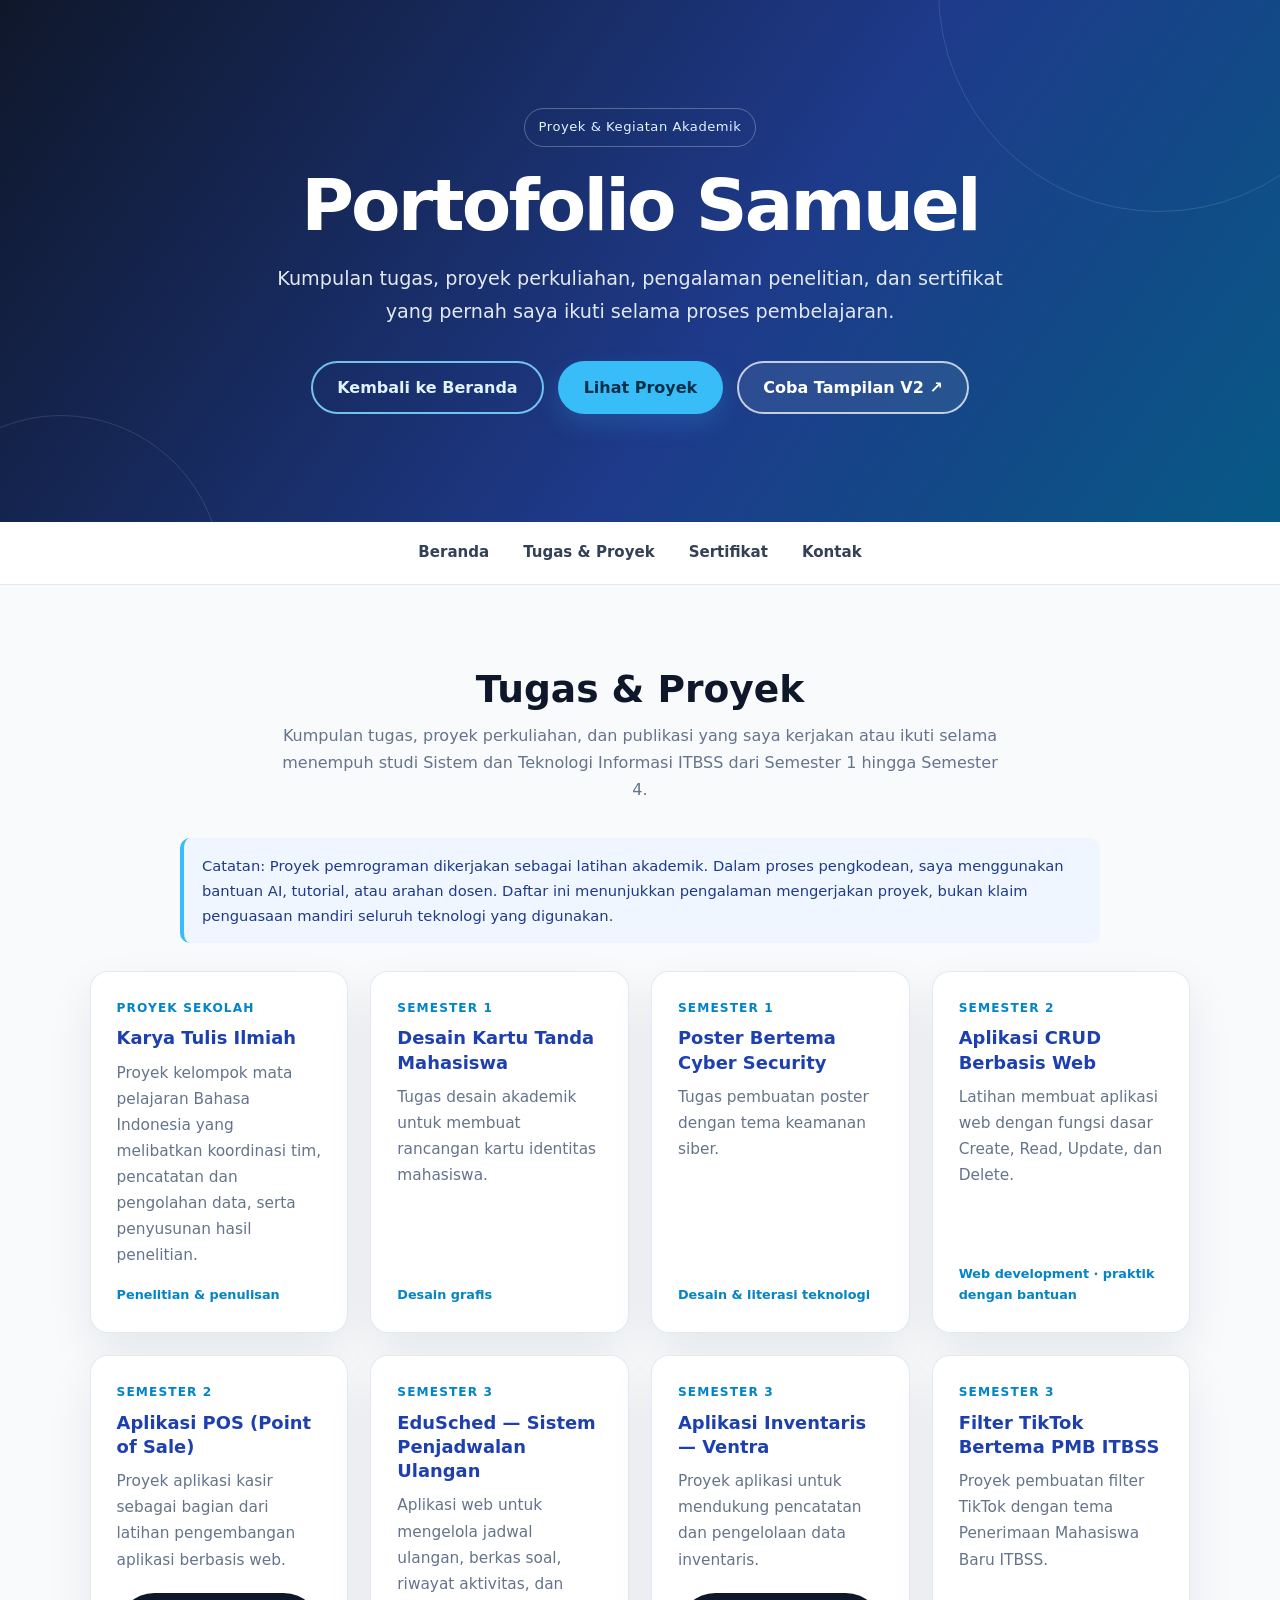
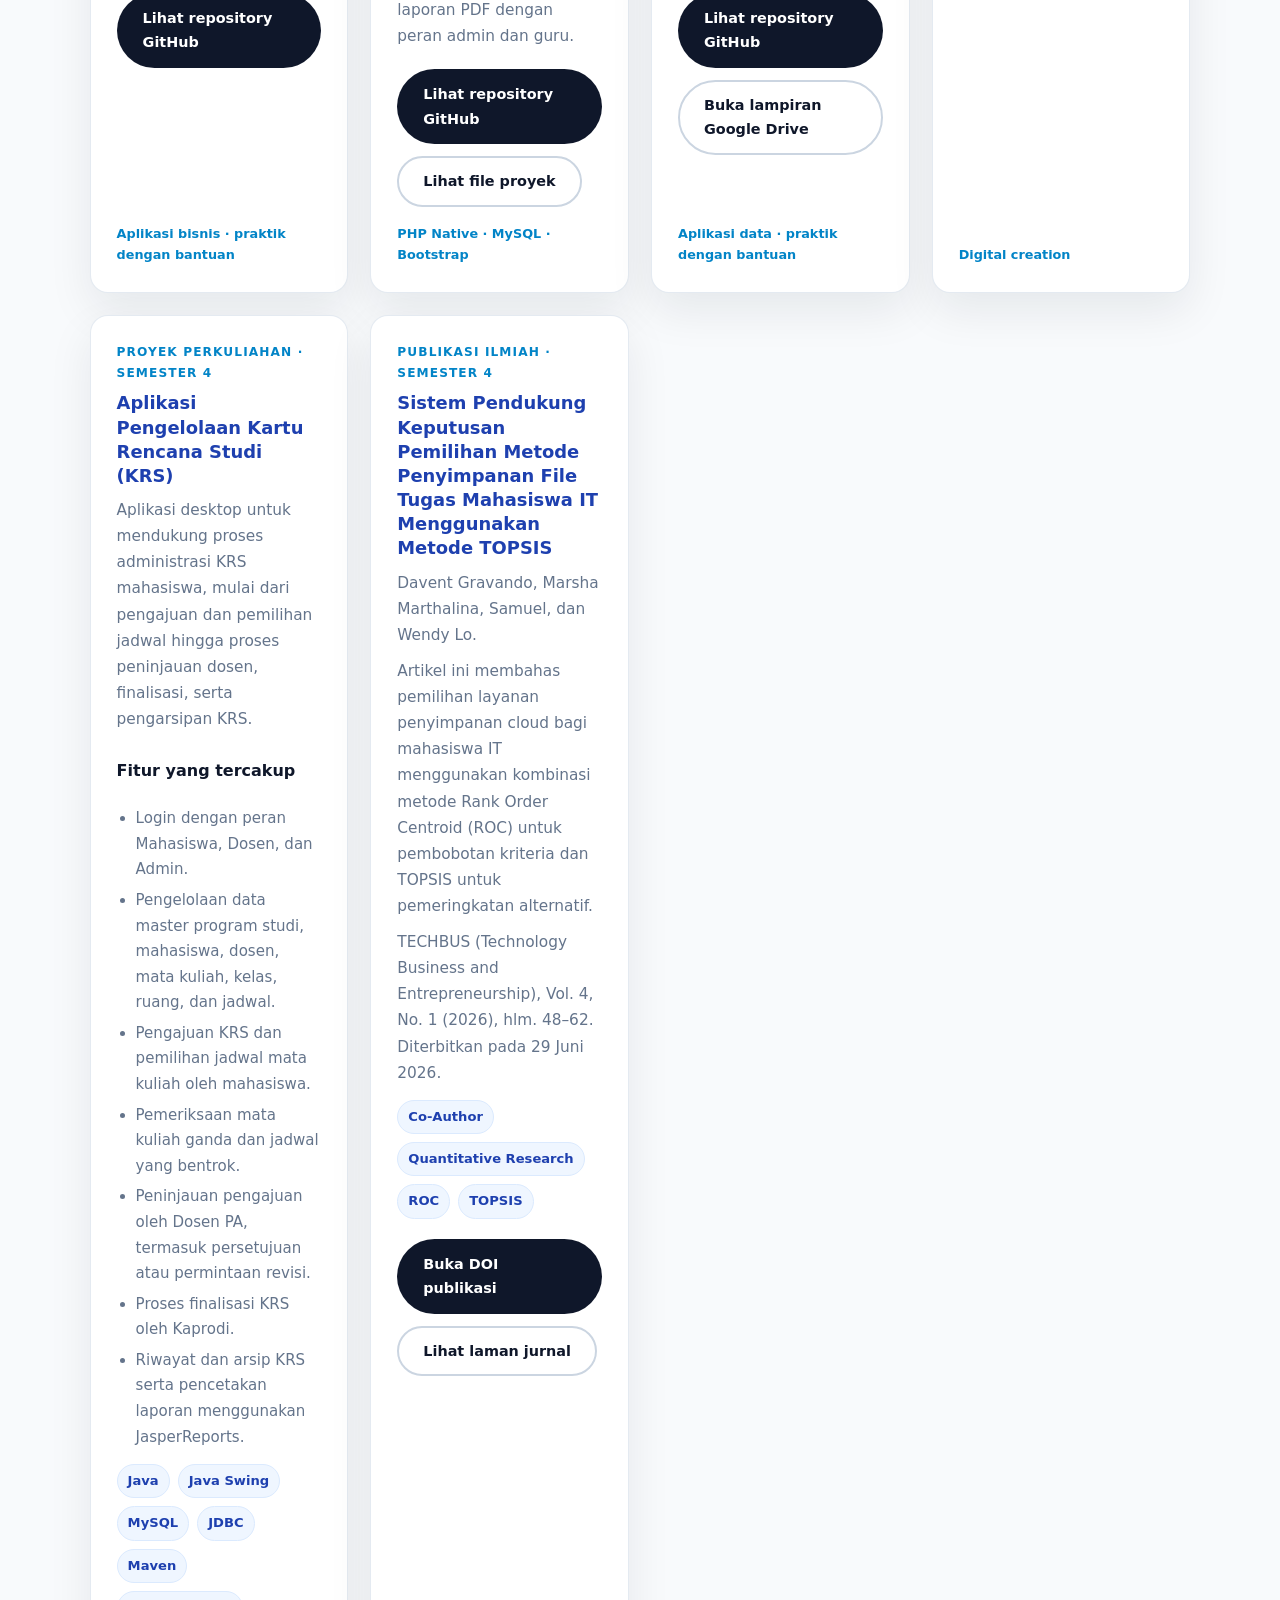
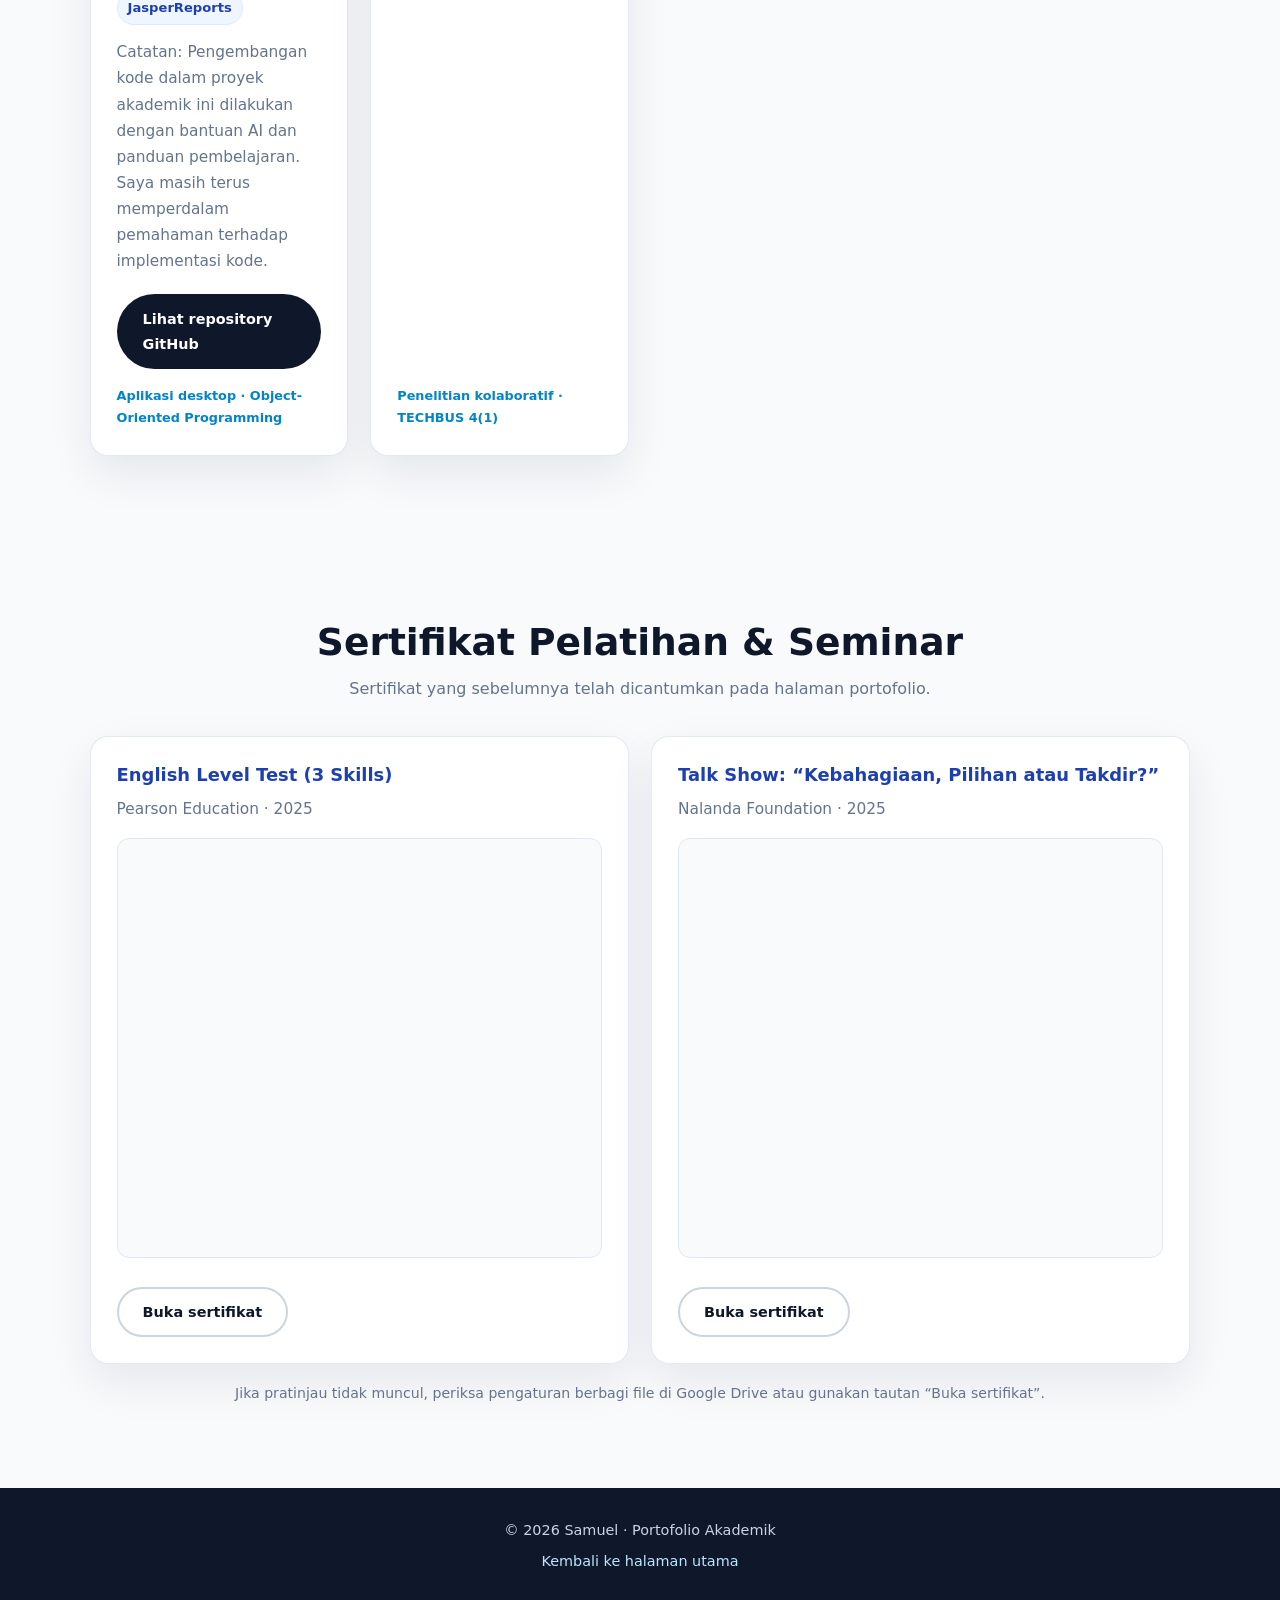
<file: portofolio.html>
<!DOCTYPE html>
<html lang="id">
<head>
  <meta charset="UTF-8" />
  <meta name="viewport" content="width=device-width, initial-scale=1.0" />
  <meta name="description" content="Portofolio akademik Samuel, mahasiswa Sistem dan Teknologi Informasi ITBSS." />
  <meta name="theme-color" content="#0f172a" />
  <title>Portofolio Akademik | Samuel</title>
  <link rel="stylesheet" href="style.css" />
</head>
<body>
  <header class="hero" style="min-height:58vh">
    <div class="hero-inner">
      <span class="eyebrow">Proyek & Kegiatan Akademik</span>
      <h1>Portofolio Samuel</h1>
      <p>Kumpulan tugas, proyek perkuliahan, pengalaman penelitian, dan sertifikat yang pernah saya ikuti selama proses pembelajaran.</p>
      <div class="hero-buttons">
        <a href="index.html" class="btn btn-outline">Kembali ke Beranda</a>
        <a href="#proyek" class="btn btn-primary">Lihat Proyek</a>
        <a href="/v2/" class="btn btn-version">Coba Tampilan V2 ↗</a>
      </div>
    </div>
  </header>

  <nav aria-label="Navigasi portofolio">
    <ul>
      <li><a href="index.html">Beranda</a></li>
      <li><a href="#proyek">Tugas & Proyek</a></li>
      <li><a href="#sertifikat">Sertifikat</a></li>
      <li><a href="index.html#kontak">Kontak</a></li>
    </ul>
  </nav>

  <main>
    <section id="proyek">
      <div class="section-inner">
        <div class="section-heading">
          <h2>Tugas & Proyek</h2>
          <p>Kumpulan tugas, proyek perkuliahan, dan publikasi yang saya kerjakan atau ikuti selama menempuh studi Sistem dan Teknologi Informasi ITBSS dari Semester 1 hingga Semester 4.</p>
        </div>
        <div class="notice">Catatan: Proyek pemrograman dikerjakan sebagai latihan akademik. Dalam proses pengkodean, saya menggunakan bantuan AI, tutorial, atau arahan dosen. Daftar ini menunjukkan pengalaman mengerjakan proyek, bukan klaim penguasaan mandiri seluruh teknologi yang digunakan.</div>
        <div class="grid">
          <article class="card project-card">
            <span class="kicker">Proyek Sekolah</span>
            <h3>Karya Tulis Ilmiah</h3>
            <p>Proyek kelompok mata pelajaran Bahasa Indonesia yang melibatkan koordinasi tim, pencatatan dan pengolahan data, serta penyusunan hasil penelitian.</p>
            <div class="project-type">Penelitian & penulisan</div>
          </article>
          <article class="card project-card">
            <span class="kicker">Semester 1</span>
            <h3>Desain Kartu Tanda Mahasiswa</h3>
            <p>Tugas desain akademik untuk membuat rancangan kartu identitas mahasiswa.</p>
            <div class="project-type">Desain grafis</div>
          </article>
          <article class="card project-card">
            <span class="kicker">Semester 1</span>
            <h3>Poster Bertema Cyber Security</h3>
            <p>Tugas pembuatan poster dengan tema keamanan siber.</p>
            <div class="project-type">Desain & literasi teknologi</div>
          </article>
          <article class="card project-card">
            <span class="kicker">Semester 2</span>
            <h3>Aplikasi CRUD Berbasis Web</h3>
            <p>Latihan membuat aplikasi web dengan fungsi dasar Create, Read, Update, dan Delete.</p>
            <div class="project-type">Web development · praktik dengan bantuan</div>
          </article>
          <article class="card project-card">
            <span class="kicker">Semester 2</span>
            <h3>Aplikasi POS (Point of Sale)</h3>
            <p>Proyek aplikasi kasir sebagai bagian dari latihan pengembangan aplikasi berbasis web.</p>
            <div class="actions">
              <a class="btn btn-dark" href="https://github.com/SamuelPhe/POS-pwd-semester2" target="_blank" rel="noopener noreferrer">Lihat repository GitHub</a>
                          </div>
            <div class="project-type">Aplikasi bisnis · praktik dengan bantuan</div>
          </article>
          <article class="card project-card">
            <span class="kicker">Semester 3</span>
            <h3>EduSched — Sistem Penjadwalan Ulangan</h3>
            <p>Aplikasi web untuk mengelola jadwal ulangan, berkas soal, riwayat aktivitas, dan laporan PDF dengan peran admin dan guru.</p>
            <div class="actions">
              <a class="btn btn-dark" href="https://github.com/SamuelPhe/apsi-semester3" target="_blank" rel="noopener noreferrer">Lihat repository GitHub</a>
              <a class="btn btn-light" href="https://drive.google.com/file/d/12k5oAw-Hfx-GoEvq64MJ_nYcnfkRVBD5/view?usp=sharing" target="_blank" rel="noopener noreferrer">Lihat file proyek</a>
            </div>
            <div class="project-type">PHP Native · MySQL · Bootstrap</div>
          </article>
          <article class="card project-card">
            <span class="kicker">Semester 3</span>
            <h3>Aplikasi Inventaris — Ventra</h3>
            <p>Proyek aplikasi untuk mendukung pencatatan dan pengelolaan data inventaris.</p>
            <div class="actions">
              <a class="btn btn-dark" href="https://github.com/SamuelPhe/ventra-inventaris-pbo-semester3" target="_blank" rel="noopener noreferrer">Lihat repository GitHub</a>
              <a class="btn btn-light" href="https://drive.google.com/file/d/1hJVCl0d-s4Fq8u4f2pPboiSj7D-5tL5i/view?usp=sharing" target="_blank" rel="noopener noreferrer">Buka lampiran Google Drive</a>
            </div>
            <div class="project-type">Aplikasi data · praktik dengan bantuan</div>
          </article>
          <article class="card project-card">
            <span class="kicker">Semester 3</span>
            <h3>Filter TikTok Bertema PMB ITBSS</h3>
            <p>Proyek pembuatan filter TikTok dengan tema Penerimaan Mahasiswa Baru ITBSS.</p>
            <div class="project-type">Digital creation</div>
          </article>
          <article class="card project-card">
            <span class="kicker">Proyek Perkuliahan · Semester 4</span>
            <h3>Aplikasi Pengelolaan Kartu Rencana Studi (KRS)</h3>
            <p>Aplikasi desktop untuk mendukung proses administrasi KRS mahasiswa, mulai dari pengajuan dan pemilihan jadwal hingga proses peninjauan dosen, finalisasi, serta pengarsipan KRS.</p>
            <h4 class="subheading">Fitur yang tercakup</h4>
            <ul>
              <li>Login dengan peran Mahasiswa, Dosen, dan Admin.</li>
              <li>Pengelolaan data master program studi, mahasiswa, dosen, mata kuliah, kelas, ruang, dan jadwal.</li>
              <li>Pengajuan KRS dan pemilihan jadwal mata kuliah oleh mahasiswa.</li>
              <li>Pemeriksaan mata kuliah ganda dan jadwal yang bentrok.</li>
              <li>Peninjauan pengajuan oleh Dosen PA, termasuk persetujuan atau permintaan revisi.</li>
              <li>Proses finalisasi KRS oleh Kaprodi.</li>
              <li>Riwayat dan arsip KRS serta pencetakan laporan menggunakan JasperReports.</li>
            </ul>
            <div class="tag-list">
              <span class="tag">Java</span>
              <span class="tag">Java Swing</span>
              <span class="tag">MySQL</span>
              <span class="tag">JDBC</span>
              <span class="tag">Maven</span>
              <span class="tag">JasperReports</span>
            </div>
            <p class="small-note" style="margin-top:14px">Catatan: Pengembangan kode dalam proyek akademik ini dilakukan dengan bantuan AI dan panduan pembelajaran. Saya masih terus memperdalam pemahaman terhadap implementasi kode.</p>
            <div class="actions">
              <a class="btn btn-dark" href="https://github.com/SamuelPhe/krs_pbo2_semester4" target="_blank" rel="noopener noreferrer">Lihat repository GitHub</a>
            </div>
            <div class="project-type">Aplikasi desktop · Object-Oriented Programming</div>
          </article>

          <article class="card project-card">
            <span class="kicker">Publikasi Ilmiah · Semester 4</span>
            <h3>Sistem Pendukung Keputusan Pemilihan Metode Penyimpanan File Tugas Mahasiswa IT Menggunakan Metode TOPSIS</h3>
            <p class="authors">Davent Gravando, Marsha Marthalina, Samuel, dan Wendy Lo.</p>
            <p>Artikel ini membahas pemilihan layanan penyimpanan cloud bagi mahasiswa IT menggunakan kombinasi metode Rank Order Centroid (ROC) untuk pembobotan kriteria dan TOPSIS untuk pemeringkatan alternatif.</p>
            <p class="small-note">TECHBUS (Technology Business and Entrepreneurship), Vol. 4, No. 1 (2026), hlm. 48–62. Diterbitkan pada 29 Juni 2026.</p>
            <div class="tag-list">
              <span class="tag">Co-Author</span>
              <span class="tag">Quantitative Research</span>
              <span class="tag">ROC</span>
              <span class="tag">TOPSIS</span>
            </div>
            <div class="actions">
              <a class="btn btn-dark" href="https://doi.org/10.61245/techbus.v4i1.88" target="_blank" rel="noopener noreferrer">Buka DOI publikasi</a>
              <a class="btn btn-light" href="https://ejournal.itbss.ac.id/index.php/techbus/article/view/88" target="_blank" rel="noopener noreferrer">Lihat laman jurnal</a>
            </div>
            <div class="project-type">Penelitian kolaboratif · TECHBUS 4(1)</div>
          </article>
        </div>
      </div>
    </section>

    <section id="sertifikat">
      <div class="section-inner">
        <div class="section-heading">
          <h2>Sertifikat Pelatihan & Seminar</h2>
          <p>Sertifikat yang sebelumnya telah dicantumkan pada halaman portofolio.</p>
        </div>
        <div class="grid">
          <article class="card">
            <h3>English Level Test (3 Skills)</h3>
            <p>Pearson Education · 2025</p>
            <iframe class="certificate-frame" src="https://drive.google.com/file/d/1M8yOXHbOE5Bn7dt-M2uHyaoi-DOUURr0/preview" title="Pratinjau sertifikat English Level Test" loading="lazy" allow="autoplay"></iframe>
            <div class="actions">
              <a class="btn btn-light" href="https://drive.google.com/file/d/1M8yOXHbOE5Bn7dt-M2uHyaoi-DOUURr0/view" target="_blank" rel="noopener noreferrer">Buka sertifikat</a>
            </div>
          </article>
          <article class="card">
            <h3>Talk Show: “Kebahagiaan, Pilihan atau Takdir?”</h3>
            <p>Nalanda Foundation · 2025</p>
            <iframe class="certificate-frame" src="https://drive.google.com/file/d/1BcRTIsMCHYfnEQyNk1Vh33jDZowt0at6/preview" title="Pratinjau sertifikat talk show" loading="lazy" allow="autoplay"></iframe>
            <div class="actions">
              <a class="btn btn-light" href="https://drive.google.com/file/d/1BcRTIsMCHYfnEQyNk1Vh33jDZowt0at6/view" target="_blank" rel="noopener noreferrer">Buka sertifikat</a>
            </div>
          </article>
        </div>
        <p class="small-note" style="text-align:center;margin-top:18px">Jika pratinjau tidak muncul, periksa pengaturan berbagi file di Google Drive atau gunakan tautan “Buka sertifikat”.</p>
      </div>
    </section>
  </main>

  <footer>
    <p>© 2026 Samuel · Portofolio Akademik</p>
    <p style="margin-top:6px"><a href="index.html">Kembali ke halaman utama</a></p>
  </footer>
</body>
</html>
</file>
<file: style.css>
:root {
  --primary: #0f172a;
  --secondary: #1e40af;
  --accent: #38bdf8;
  --bg: #f8fafc;
  --surface: #ffffff;
  --text: #0f172a;
  --muted: #64748b;
  --line: #e2e8f0;
  --soft-blue: #eff6ff;
  --shadow: 0 18px 45px rgba(15, 23, 42, .08);
}

* { box-sizing: border-box; margin: 0; padding: 0; }
html { scroll-behavior: smooth; scroll-padding-top: 86px; }
body {
  background: var(--bg);
  color: var(--text);
  font-family: "Segoe UI", system-ui, -apple-system, BlinkMacSystemFont, sans-serif;
  line-height: 1.7;
}
a { color: inherit; }
button, a { -webkit-tap-highlight-color: transparent; }

.hero {
  min-height: 82vh;
  display: flex;
  align-items: center;
  justify-content: center;
  padding: 86px 22px;
  color: #fff;
  text-align: center;
  background: linear-gradient(125deg, #0f172a 0%, #1e3a8a 58%, #075985 100%);
  position: relative;
  overflow: hidden;
}
.hero::before, .hero::after {
  content: "";
  position: absolute;
  border: 1px solid rgba(255,255,255,.12);
  border-radius: 50%;
  pointer-events: none;
}
.hero::before { width: 440px; height: 440px; top: -230px; right: -100px; }
.hero::after { width: 320px; height: 320px; bottom: -215px; left: -100px; }
.hero-inner { max-width: 900px; position: relative; z-index: 1; }
.eyebrow {
  display: inline-flex;
  align-items: center;
  gap: 8px;
  margin-bottom: 18px;
  padding: 7px 14px;
  border: 1px solid rgba(255,255,255,.28);
  border-radius: 999px;
  color: #e0f2fe;
  font-size: .82rem;
  letter-spacing: .04em;
}
.hero h1 { font-size: clamp(2.7rem, 7vw, 4.5rem); line-height: 1.12; margin-bottom: 18px; letter-spacing: -.04em; }
.hero p { max-width: 760px; margin: 0 auto; color: #e2e8f0; font-size: clamp(1rem, 2.1vw, 1.2rem); }
.hero-meta { margin-top: 18px; color: #bae6fd; font-size: .95rem; }
.hero-buttons { margin-top: 32px; display: flex; gap: 14px; justify-content: center; flex-wrap: wrap; }
.btn {
  display: inline-flex;
  justify-content: center;
  align-items: center;
  min-height: 46px;
  padding: 11px 24px;
  border: 2px solid transparent;
  border-radius: 999px;
  font-weight: 650;
  text-decoration: none;
  transition: transform .2s ease, background .2s ease, box-shadow .2s ease;
}
.btn:hover { transform: translateY(-2px); }
.btn-primary { background: var(--accent); color: #082f49; box-shadow: 0 10px 24px rgba(56,189,248,.18); }
.btn-primary:hover { background: #7dd3fc; }
.btn-outline { border-color: rgba(125,211,252,.9); color: #e0f2fe; }
.btn-outline:hover { background: rgba(56,189,248,.13); }
.btn-version { border-color: rgba(255,255,255,.72); color: #fff; background: rgba(255,255,255,.08); }
.btn-version:hover { background: rgba(255,255,255,.18); box-shadow: 0 10px 22px rgba(15,23,42,.16); }

nav {
  position: sticky;
  top: 0;
  z-index: 50;
  background: rgba(255,255,255,.96);
  border-bottom: 1px solid var(--line);
  backdrop-filter: blur(12px);
}
nav ul {
  max-width: 1180px;
  min-height: 62px;
  padding: 0 18px;
  margin: auto;
  display: flex;
  align-items: center;
  justify-content: center;
  flex-wrap: wrap;
  gap: 4px;
  list-style: none;
}
nav a {
  display: block;
  padding: 13px 15px;
  color: #334155;
  text-decoration: none;
  font-size: .94rem;
  font-weight: 650;
  border-radius: 10px;
  transition: background .2s ease, color .2s ease;
}
nav a:hover, nav a:focus-visible { color: var(--secondary); background: var(--soft-blue); outline: none; }

section { padding: 82px 7%; }
.section-inner { max-width: 1160px; margin: 0 auto; }
.section-heading { margin-bottom: 34px; text-align: center; }
.section-heading h2 { color: var(--primary); font-size: clamp(1.8rem, 3vw, 2.35rem); line-height: 1.2; margin-bottom: 10px; }
.section-heading p { max-width: 720px; margin: 0 auto; color: var(--muted); }
.section-alt { background: #f1f5f9; }
.grid { display: grid; grid-template-columns: repeat(auto-fit, minmax(255px, 1fr)); gap: 22px; }
.card {
  padding: 26px;
  background: var(--surface);
  border: 1px solid rgba(226,232,240,.9);
  border-radius: 18px;
  box-shadow: var(--shadow);
  transition: transform .2s ease, box-shadow .2s ease;
}
.card:hover { transform: translateY(-4px); box-shadow: 0 22px 48px rgba(15,23,42,.11); }
.card h3 { color: var(--secondary); margin-bottom: 9px; font-size: 1.12rem; line-height: 1.35; }
.card p { color: var(--muted); font-size: .96rem; }
.card p + p { margin-top: 10px; }
.card ul { padding-left: 19px; margin-top: 10px; color: var(--muted); font-size: .94rem; }
.card li + li { margin-top: 5px; }
.kicker { display: block; margin-bottom: 8px; color: #0284c7; font-size: .76rem; font-weight: 750; letter-spacing: .09em; text-transform: uppercase; }
.small-note { color: var(--muted); font-size: .88rem; }
.tag-list { display: flex; flex-wrap: wrap; gap: 8px; margin-top: 14px; }
.tag {
  display: inline-flex;
  padding: 5px 10px;
  border: 1px solid #dbeafe;
  border-radius: 999px;
  background: #eff6ff;
  color: #1e40af;
  font-size: .82rem;
  font-weight: 600;
}
.level {
  display: inline-flex;
  align-items: center;
  margin-top: 13px;
  padding: 4px 9px;
  border-radius: 999px;
  background: #f1f5f9;
  color: #475569;
  font-size: .76rem;
  font-weight: 700;
}
.level.good { background: #ecfdf5; color: #047857; }
.level.basic { background: #eff6ff; color: #1d4ed8; }
.level.learning { background: #fff7ed; color: #c2410c; }

.info-grid { display: grid; grid-template-columns: 1.2fr .8fr; gap: 22px; }
.info-panel { padding: 28px; background: #fff; border: 1px solid var(--line); border-radius: 18px; box-shadow: var(--shadow); }
.info-panel h3 { margin-bottom: 12px; color: var(--secondary); }
.info-panel p { color: var(--muted); }
.info-panel p + p { margin-top: 10px; }

.timeline { max-width: 920px; margin: auto; border-left: 3px solid var(--accent); padding-left: 27px; }
.timeline-item { position: relative; margin-bottom: 34px; }
.timeline-item:last-child { margin-bottom: 0; }
.timeline-item::before {
  content: "";
  position: absolute;
  width: 13px; height: 13px;
  left: -35px; top: 8px;
  background: var(--accent);
  border: 3px solid #fff;
  border-radius: 50%;
  box-shadow: 0 0 0 1px #7dd3fc;
}
.timeline-item h3 { color: var(--secondary); margin-bottom: 4px; }
.timeline-item .date { color: #0284c7; font-size: .88rem; font-weight: 700; margin-bottom: 8px; }
.timeline-item p { color: var(--muted); }
.timeline-item ul { padding-left: 19px; margin-top: 9px; color: var(--muted); }
.timeline-item li + li { margin-top: 5px; }
.subheading { margin: 25px 0 12px; color: var(--primary); font-size: 1rem; }

.publication { max-width: 900px; margin: 0 auto; border-left: 5px solid var(--accent); }
.publication .authors { margin-top: 8px; color: var(--muted); }
.text-link { color: #1d4ed8; font-weight: 700; text-decoration: none; overflow-wrap: anywhere; }
.text-link:hover { text-decoration: underline; }
.actions { display: flex; flex-wrap: wrap; gap: 12px; margin-top: 20px; }
.actions .btn { font-size: .9rem; }
.btn-dark { background: var(--primary); color: #fff; }
.btn-dark:hover { background: #1e293b; }
.btn-light { border-color: #cbd5e1; color: var(--primary); background: #fff; }
.btn-light:hover { background: #eff6ff; }

.contact-card { max-width: 790px; margin: auto; text-align: center; }
.contact-links { display: flex; justify-content: center; flex-wrap: wrap; gap: 12px; margin-top: 20px; }
.contact-links a { color: var(--secondary); font-weight: 650; text-decoration: none; padding: 8px 12px; border-radius: 10px; background: var(--soft-blue); }
.contact-links a:hover { background: #dbeafe; }
footer { padding: 30px 18px; background: var(--primary); color: #cbd5e1; text-align: center; font-size: .9rem; }
footer a { color: #bae6fd; text-decoration: none; }

.project-card { display: flex; flex-direction: column; }
.project-card .project-type { margin-top: auto; padding-top: 16px; color: #0284c7; font-size: .8rem; font-weight: 700; }
.notice { margin: 0 auto 28px; max-width: 920px; padding: 15px 18px; border-left: 4px solid #38bdf8; border-radius: 10px; background: #eff6ff; color: #1e3a8a; font-size: .92rem; }
.certificate-frame { width: 100%; height: 420px; margin-top: 16px; border: 1px solid var(--line); border-radius: 12px; background: #f8fafc; }

@media (max-width: 820px) {
  .info-grid { grid-template-columns: 1fr; }
  section { padding: 68px 6%; }
}
@media (max-width: 600px) {
  .hero { min-height: 76vh; padding: 70px 20px; }
  nav ul { justify-content: flex-start; flex-wrap: nowrap; overflow-x: auto; }
  nav a { white-space: nowrap; padding: 13px 12px; font-size: .88rem; }
  section { padding: 58px 5%; }
  .card, .info-panel { padding: 22px; }
  .timeline { padding-left: 22px; }
  .timeline-item::before { left: -30px; }
  .certificate-frame { height: 330px; }
}

@media (prefers-reduced-motion: reduce) {
  html { scroll-behavior: auto; }
  *, *::before, *::after { transition-duration: .01ms !important; animation-duration: .01ms !important; }
}
</file>
<file: v2/styles.css>
:root {
  --ink: #211719;
  --ink-soft: #302123;
  --paper: #f1ece7;
  --paper-light: #faf7f3;
  --paper-muted: #e9e0db;
  --red: #a62e32;
  --red-mid: #bd4347;
  --red-light: #f4a29b;
  --red-soft: #f4dfdb;
  
  --muted: #625957;
  --line: rgba(33, 23, 25, .15);
  --dark-line: rgba(250, 247, 243, .18);
  --sans: "DM Sans", "Segoe UI", sans-serif;
  --serif: "Playfair Display", Georgia, serif;
  --mono: "DM Mono", "Courier New", monospace;
  --page: min(1240px, calc(100% - 64px));
}

* { box-sizing: border-box; }
html { scroll-behavior: smooth; scroll-padding-top: 90px; }
body {
  margin: 0;
  background: var(--paper);
  color: var(--ink);
  font-family: var(--sans);
  font-size: 15px;
  line-height: 1.65;
  -webkit-font-smoothing: antialiased;
  text-rendering: optimizeLegibility;
}
a { color: inherit; text-decoration: none; }
button, input { font: inherit; }
button { color: inherit; }
::selection { color: var(--ink); background: var(--red-light); }
[hidden] { display: none !important; }

.skip-link {
  position: fixed;
  top: 12px;
  left: 12px;
  z-index: 999;
  padding: 10px 14px;
  color: var(--ink);
  background: var(--red-light);
  transform: translateY(-160%);
}
.skip-link:focus { transform: translateY(0); }

.site-header {
  position: sticky;
  top: 0;
  z-index: 100;
  display: flex;
  align-items: center;
  justify-content: space-between;
  gap: 24px;
  min-height: 78px;
  padding: 0 max(32px, calc((100vw - 1320px) / 2));
  color: var(--paper-light);
  background: rgba(18, 21, 16, .96);
  border-bottom: 1px solid rgba(255,255,255,.08);
  backdrop-filter: blur(18px);
}
.brand { display: inline-flex; align-items: center; gap: 12px; flex: 0 0 auto; }
.brand-mark {
  display: grid;
  width: 39px;
  height: 39px;
  place-items: center;
  border: 1px solid rgba(244,162,155,.65);
  color: var(--red-light);
  font-family: var(--serif);
  font-size: 25px;
  font-style: italic;
  line-height: 1;
}
.brand-mark span, .footer-brand span { color: var(--red-mid); }
.brand-name {
  display: flex;
  flex-direction: column;
  gap: 3px;
  font-size: 11px;
  font-weight: 700;
  letter-spacing: .13em;
}
.brand-name small {
  color: rgba(248,247,241,.45);
  font-family: var(--mono);
  font-size: 8px;
  font-weight: 400;
  letter-spacing: .08em;
}
.main-nav { display: flex; align-items: center; gap: clamp(15px, 2.5vw, 34px); }
.main-nav a {
  display: inline-flex;
  align-items: baseline;
  gap: 6px;
  color: rgba(248,247,241,.75);
  font-size: 12px;
  font-weight: 600;
  transition: color .2s ease;
}
.main-nav a:hover, .main-nav a:focus-visible { color: var(--red-light); outline: none; }
.main-nav a span { color: rgba(248,247,241,.35); font-family: var(--mono); font-size: 9px; }
.main-nav .nav-contact { color: var(--red-light); }
.main-nav .nav-contact span { color: var(--red-light); }
.command-trigger {
  display: inline-flex;
  align-items: center;
  gap: 9px;
  padding: 8px 10px;
  border: 1px solid rgba(248,247,241,.18);
  border-radius: 2px;
  color: rgba(248,247,241,.75);
  background: transparent;
  cursor: pointer;
  transition: border-color .2s, color .2s;
}
.command-trigger:hover { color: var(--red-light); border-color: var(--red-light); }
.command-trigger > span { font-size: 20px; line-height: .8; }
kbd {
  padding: 3px 5px;
  border: 1px solid rgba(255,255,255,.18);
  border-radius: 2px;
  color: rgba(248,247,241,.65);
  font-family: var(--mono);
  font-size: 8px;
  letter-spacing: .08em;
}
.menu-toggle { display: none; }

.hero-section {
  position: relative;
  display: grid;
  grid-template-columns: minmax(0, 1fr) 340px;
  align-items: center;
  gap: 60px;
  min-height: 690px;
  padding: 94px max(7vw, calc((100vw - 1240px) / 2)) 105px;
  overflow: hidden;
  color: var(--paper-light);
  background: #171311;
  isolation: isolate;
}
.hero-grid {
  position: absolute;
  z-index: -1;
  inset: 0;
  opacity: .4;
  background-image: linear-gradient(rgba(255,255,255,.035) 1px, transparent 1px), linear-gradient(90deg, rgba(255,255,255,.035) 1px, transparent 1px);
  background-size: 72px 72px;
  mask-image: linear-gradient(90deg, transparent, #000 20%, #000 75%, transparent);
}
.hero-section::after {
  position: absolute;
  z-index: -1;
  top: -380px;
  left: 39%;
  width: 880px;
  height: 880px;
  border: 1px solid rgba(244,162,155,.09);
  border-radius: 50%;
  box-shadow: 0 0 0 65px rgba(244,162,155,.018), 0 0 0 130px rgba(244,162,155,.014), 0 0 0 195px rgba(244,162,155,.01);
  content: "";
}
.hero-content { position: relative; z-index: 2; max-width: 700px; }
.eyebrow, .overline, .section-index, .micro-label, .visual-label, .project-meta, .project-count, .work-bottomline, .identity-card-top, .identity-card-foot, .hero-index, .research-art-kicker, .research-art-bottom {
  font-family: var(--mono);
  font-size: 9px;
  letter-spacing: .13em;
}
.hero-eyebrow {
  display: inline-flex;
  align-items: center;
  gap: 10px;
  margin-bottom: 27px;
  color: var(--red-light);
}
.eyebrow-dot {
  width: 7px;
  height: 7px;
  border-radius: 50%;
  background: var(--red-light);
  box-shadow: 0 0 13px rgba(244,162,155,.8);
}
.hero-section h1 {
  max-width: 800px;
  margin: 0;
  font-size: clamp(48px, 6.35vw, 91px);
  font-weight: 600;
  letter-spacing: -.075em;
  line-height: .99;
}
.hero-section h1 em, .section-heading-row h2 em, .about-heading h2 em, .operations-layout h2 em, .contact-content h2 em {
  color: var(--red-light);
  font-family: var(--serif);
  font-weight: 500;
  letter-spacing: -.065em;
}
.hero-copy {
  max-width: 550px;
  margin: 27px 0 0;
  color: rgba(248,247,241,.66);
  font-size: 15px;
  line-height: 1.85;
}
.hero-actions { display: flex; align-items: center; gap: 27px; margin-top: 34px; }
.button {
  display: inline-flex;
  align-items: center;
  justify-content: center;
  gap: 20px;
  min-height: 47px;
  padding: 0 19px;
  font-size: 12px;
  font-weight: 700;
  transition: transform .2s ease, background .2s ease;
}
.button:hover { transform: translateY(-3px); }
.button-primary { color: var(--ink); background: var(--red-light); }
.button-primary:hover { background: #ffd1cd; }
.button-primary span { font-size: 17px; }
.text-link { font-size: 12px; font-weight: 600; }
.text-link span { margin-left: 7px; }
.light-link { color: rgba(248,247,241,.75); }
.light-link:hover { color: var(--red-light); }
.hero-bottomline {
  display: flex;
  flex-wrap: wrap;
  gap: 33px;
  margin-top: 76px;
  padding-top: 19px;
  border-top: 1px solid rgba(248,247,241,.17);
}
.hero-bottomline > div { display: flex; flex-direction: column; gap: 5px; }
.micro-label { color: rgba(248,247,241,.38); font-size: 8px; }
.hero-bottomline strong { color: rgba(248,247,241,.84); font-size: 11px; font-weight: 500; }
.hero-bottomline strong i { padding: 0 4px; color: var(--red-mid); font-style: normal; }
.identity-card {
  position: relative;
  z-index: 2;
  width: 100%;
  max-width: 320px;
  justify-self: end;
  margin-top: 20px;
  padding: 16px 17px 14px;
  border: 1px solid rgba(248,247,241,.2);
  background: rgba(248,247,241,.035);
  box-shadow: 22px 25px 0 rgba(244,162,155,.06);
  transform: rotate(2deg);
}
.identity-card-top, .identity-card-foot { display: flex; justify-content: space-between; gap: 10px; color: rgba(250,247,243,.62); font-size: 8px; }
.live-mark { display: inline-flex; align-items: center; gap: 6px; color: var(--red-light); }
.live-mark i { width: 5px; height: 5px; border-radius: 50%; background: var(--red-light); }
.identity-symbol {
  position: relative;
  display: grid;
  height: 180px;
  margin: 12px 0 9px;
  place-items: center;
  overflow: hidden;
  background: radial-gradient(circle, rgba(244,162,155,.12), transparent 56%);
}
.symbol-ring { position: absolute; display: block; border: 1px solid rgba(244,162,155,.32); border-radius: 50%; transform: rotate(-24deg); }
.ring-a { width: 137px; height: 137px; }
.ring-b { width: 183px; height: 73px; border-color: rgba(189,67,71,.48); }
.symbol-core { color: var(--red-light); font-family: var(--serif); font-size: 69px; font-style: italic; letter-spacing: -.1em; }
.symbol-spark { position: absolute; top: 25px; right: 55px; color: var(--red-mid); font-size: 24px; }
.identity-card-body { padding: 12px 4px 19px; border-top: 1px solid rgba(248,247,241,.12); }
.identity-card-body .micro-label { color: var(--red-light); }
.identity-card-body h2 { margin: 8px 0; color: var(--paper-light); font-size: 23px; letter-spacing: -.045em; line-height: 1.08; }
.identity-card-body p { margin: 0; color: rgba(248,247,241,.5); font-size: 10px; line-height: 1.7; }
.identity-card-foot { padding-top: 12px; border-top: 1px solid rgba(248,247,241,.12); font-size: 7px; }
.hero-index { position: absolute; right: 42px; bottom: 40px; color: rgba(248,247,241,.24); font-size: 8px; line-height: 1.7; text-align: right; }
.hero-index span { padding-left: 5px; color: var(--red-mid); }
.hero-orbit { position: absolute; z-index: -1; border: 1px solid rgba(244,162,155,.17); border-radius: 50%; pointer-events: none; }
.orbit-one { right: 13%; bottom: -190px; width: 400px; height: 400px; }
.orbit-two { right: 16%; bottom: -150px; width: 320px; height: 320px; border-color: rgba(189,67,71,.16); }
.hero-cross { position: absolute; color: var(--red-mid); opacity: .65; pointer-events: none; }
.cross-one { top: 16%; right: 38%; font-size: 22px; }
.cross-two { right: 7%; top: 39%; color: var(--red-light); font-size: 32px; }

.intro-strip {
  display: flex;
  align-items: center;
  justify-content: space-between;
  gap: 20px;
  padding: 17px max(7vw, calc((100vw - 1240px) / 2));
  background: var(--red-light);
}
.intro-strip p { margin: 0; color: rgba(23,26,21,.62); font-family: var(--mono); font-size: 9px; letter-spacing: .12em; }
.intro-strip p span { color: var(--ink); font-weight: 500; }
.strip-mark { color: var(--ink); font-size: 18px; }

.section-pad { padding: 100px max(7vw, calc((100vw - 1240px) / 2)); }
.section-topline { display: flex; justify-content: space-between; align-items: center; gap: 18px; padding-bottom: 14px; border-bottom: 1px solid var(--line); }
.section-index { color: #55594d; font-size: 9px; }
.section-side-note { color: var(--muted); font-size: 11px; }
.section-heading-row { display: flex; align-items: end; justify-content: space-between; gap: 50px; margin: 43px 0 37px; }
.section-heading-row h2, .about-heading h2, .operations-layout h2, .contact-content h2 {
  margin: 0;
  color: var(--ink);
  font-size: clamp(39px, 5vw, 66px);
  font-weight: 600;
  letter-spacing: -.07em;
  line-height: .99;
}
.section-heading-row h2 em, .about-heading h2 em, .operations-layout h2 em { color: var(--red); }
.section-heading-row > p { max-width: 375px; margin: 0 0 5px; color: #65685e; font-size: 13px; line-height: 1.8; }

.work-section { background: var(--paper); }
.project-toolbar { display: flex; align-items: center; justify-content: space-between; gap: 18px; margin-bottom: 20px; }
.filter-list { display: flex; flex-wrap: wrap; gap: 6px; }
.filter-button {
  padding: 8px 12px;
  border: 1px solid transparent;
  color: #65685e;
  background: transparent;
  cursor: pointer;
  font-size: 11px;
  transition: color .2s, background .2s, border-color .2s;
}
.filter-button span { margin-left: 5px; font-family: var(--mono); font-size: 8px; opacity: .6; }
.filter-button:hover, .filter-button.is-active { color: var(--ink); border-color: var(--ink); background: rgba(255,255,255,.34); }
.project-count { color: #6d625f; font-size: 8px; }
.project-count b { color: var(--ink); font-size: 11px; font-weight: 500; }
.project-grid { display: grid; grid-template-columns: repeat(2, minmax(0, 1fr)); gap: 22px; align-items: stretch; }
.project-card {
  display: flex;
  min-width: 0;
  flex-direction: column;
  overflow: hidden;
  border: 1px solid rgba(23,26,21,.12);
  background: var(--paper-light);
  transition: border-color .25s ease, transform .25s ease, box-shadow .25s ease;
}
.project-card:hover { border-color: rgba(23,26,21,.42); box-shadow: 0 15px 38px rgba(23,26,21,.08); transform: translateY(-4px); }
.project-card[hidden] { display: none !important; }
.project-more-wrap { display: flex; justify-content: center; margin: 28px 0 2px; }
.project-more {
  display: inline-flex;
  min-height: 44px;
  align-items: center;
  justify-content: center;
  gap: 14px;
  padding: 0 18px;
  border: 1px solid rgba(23,26,21,.32);
  color: var(--ink);
  background: transparent;
  cursor: pointer;
  font-size: 11px;
  font-weight: 700;
  transition: color .2s ease, background .2s ease, border-color .2s ease;
}
.project-more::after { content: "↓"; color: var(--red); font-size: 15px; transition: transform .2s ease; }
.project-more[aria-expanded="true"]::after { content: "↑"; }
.project-more:hover { border-color: var(--ink); color: var(--paper-light); background: var(--ink); }
.project-more:hover::after { color: var(--red-light); }
.project-more:focus-visible { outline: 2px solid var(--red); outline-offset: 4px; }
.project-visual { position: relative; display: grid; min-height: 250px; place-items: center; overflow: hidden; isolation: isolate; }
.visual-label { position: absolute; z-index: 4; top: 17px; left: 19px; color: rgba(255,255,255,.56); font-size: 8px; }
.visual-store { background: #d6edac; }
.visual-store::before { position: absolute; z-index: -1; right: -35px; bottom: -120px; width: 280px; height: 280px; border: 1px solid rgba(23,26,21,.14); border-radius: 50%; box-shadow: 0 0 0 35px rgba(23,26,21,.025), 0 0 0 70px rgba(23,26,21,.025); content: ""; }
.store-window { width: min(75%, 410px); background: #f8f7f1; box-shadow: 0 20px 40px rgba(23,26,21,.15); transform: rotate(-2deg); }
.window-bar { display: flex; align-items: center; gap: 5px; height: 25px; padding: 0 10px; background: #20251b; }
.window-bar i { width: 5px; height: 5px; border-radius: 50%; background: #f4a29b; }
.window-bar i:nth-child(2) { background: #bd4347; }
.window-bar i:nth-child(3) { background: #d8d7ca; }
.window-bar span { margin-left: auto; color: rgba(255,255,255,.55); font-family: var(--mono); font-size: 7px; }
.store-screen { padding: 17px 18px 18px; color: #22261b; }
.store-top { display: flex; justify-content: space-between; align-items: center; gap: 8px; }
.store-top b { font-size: 12px; letter-spacing: -.06em; }
.store-top b span { color: #a62e32; }
.store-top small { color: #8c907f; font-family: var(--mono); font-size: 6px; }
.store-copy { display: flex; justify-content: space-between; align-items: end; margin: 22px 0 14px; font-size: clamp(17px, 2.3vw, 27px); font-weight: 700; letter-spacing: -.06em; line-height: .98; }
.store-copy b { color: #a62e32; font-size: 26px; }
.store-products { display: grid; grid-template-columns: repeat(3, 1fr); gap: 7px; }
.store-products i { padding: 10px 5px; color: #59663d; background: #e9efd9; font-family: var(--mono); font-size: 7px; font-style: normal; text-align: center; }
.visual-stamp { position: absolute; right: 9%; bottom: 15%; display: grid; width: 58px; height: 58px; place-content: center; border: 1px solid rgba(23,26,21,.55); border-radius: 50%; color: #252a1c; font-family: var(--mono); font-size: 8px; line-height: 1.4; text-align: center; transform: rotate(12deg); }
.visual-bukti { background: #d5d2ef; }
.visual-bukti::after { position: absolute; z-index: -1; right: -65px; top: -125px; width: 320px; height: 320px; border: 1px solid rgba(39,35,73,.18); border-radius: 50%; box-shadow: 0 0 0 28px rgba(39,35,73,.035), 0 0 0 56px rgba(39,35,73,.025); content: ""; }
.receipt-stage { position: relative; width: 210px; height: 190px; margin-top: 24px; }
.receipt-sheet { position: absolute; top: 4px; left: 33px; width: 145px; height: 180px; padding: 14px 12px; color: #35324c; background: #f8f7f1; box-shadow: 0 13px 25px rgba(39,35,73,.15); transform: rotate(-5deg); }
.receipt-brand { display: flex; justify-content: space-between; font-family: var(--mono); font-size: 6px; }
.receipt-rule { height: 1px; margin: 9px 0; background: #d7d4e5; }
.receipt-rule.short { width: 75%; margin-bottom: 7px; }
.receipt-caption { display: block; color: #8b879e; font-family: var(--mono); font-size: 6px; }
.receipt-sheet strong { display: block; margin-top: 1px; font-size: 16px; letter-spacing: -.06em; }
.receipt-line { width: 100%; height: 4px; margin: 7px 0; background: #e9e7f1; }
.receipt-line.small { width: 60%; }
.receipt-check { position: absolute; right: 12px; bottom: 12px; display: grid; width: 21px; height: 21px; place-items: center; border: 1px solid #bd4347; border-radius: 50%; color: #a62e32; font-family: var(--serif); font-size: 14px; }
.scan-frame { position: absolute; z-index: 2; top: 53px; left: 11px; width: 190px; height: 60px; border: 1px solid #a62e32; box-shadow: 0 0 0 200px rgba(225,108,84,.055); }
.scan-frame::after { position: absolute; top: -1px; left: -1px; width: 19px; height: 19px; border-top: 3px solid #a62e32; border-left: 3px solid #a62e32; content: ""; }
.scan-tag { position: absolute; right: -8px; bottom: 3px; padding: 5px 7px; color: #f8f7f1; background: #383452; font-family: var(--mono); font-size: 6px; letter-spacing: .08em; }
.visual-orbit-dot { position: absolute; top: 62px; right: 13%; width: 8px; height: 8px; border-radius: 50%; background: var(--red-mid); }
.visual-krs { background: #c7dce7; }
.academic-window { display: flex; width: min(76%, 405px); min-height: 168px; margin-top: 18px; color: #263a49; background: #f6f7f4; box-shadow: 0 20px 35px rgba(30,54,70,.15); transform: rotate(1.5deg); }
.academic-sidebar { display: flex; width: 62px; flex-direction: column; align-items: center; gap: 15px; padding: 15px 8px; color: #f8f7f1; background: #2d5263; }
.academic-sidebar b { font-size: 9px; }
.academic-sidebar b span { color: var(--red-light); }
.academic-sidebar i { width: 24px; height: 4px; background: rgba(255,255,255,.3); }
.academic-main { flex: 1; padding: 16px 18px; }
.academic-main small { color: #79919d; font-family: var(--mono); font-size: 6px; }
.academic-main strong { display: block; margin: 8px 0 12px; font-size: 22px; letter-spacing: -.06em; line-height: .98; }
.academic-widgets { display: flex; gap: 7px; }
.academic-widgets i { width: 27%; height: 20px; background: #e4edf0; }
.academic-table { margin-top: 10px; }
.academic-table i { display: block; height: 4px; margin: 6px 0; background: #e1e7e8; }
.academic-table i:nth-child(2) { width: 73%; }
.academic-table i:nth-child(3) { width: 84%; }
.visual-ventra { background: #f0d8b9; }
.inventory-board { width: min(75%, 400px); padding: 15px; color: #503c2d; background: #fbf4e9; box-shadow: 0 18px 32px rgba(80,60,45,.12); transform: rotate(-1deg); }
.inventory-head { display: flex; justify-content: space-between; color: #9b7555; font-family: var(--mono); font-size: 7px; }
.inventory-head b { color: #c18355; font-size: 13px; }
.inventory-total { display: flex; flex-direction: column; gap: 1px; margin: 12px 0 10px; }
.inventory-total small, .inventory-total span { color: #a68a70; font-family: var(--mono); font-size: 6px; }
.inventory-total strong { font-size: 29px; letter-spacing: -.06em; line-height: 1.1; }
.inventory-bars { display: flex; align-items: end; gap: 7px; height: 51px; padding: 0 9px; background: #f5ead9; }
.inventory-bars i { flex: 1; background: #c58c5d; }
.inventory-bars i:nth-child(1) { height: 40%; }
.inventory-bars i:nth-child(2) { height: 64%; }
.inventory-bars i:nth-child(3) { height: 48%; }
.inventory-bars i:nth-child(4) { height: 80%; }
.inventory-bars i:nth-child(5) { height: 58%; }
.inventory-bars i:nth-child(6) { height: 92%; }
.inventory-bars i:nth-child(7) { height: 67%; }
.inventory-rows { display: flex; gap: 8px; margin-top: 10px; }
.inventory-rows i { flex: 1; height: 4px; background: #e6d4bd; }
.visual-edusched { background: #d2e3d7; }
.calendar-board { width: min(75%, 400px); padding: 16px 18px; color: #315442; background: #f6f7ef; box-shadow: 0 18px 32px rgba(49,84,66,.13); transform: rotate(1deg); }
.calendar-title { display: flex; justify-content: space-between; margin-bottom: 14px; font-family: var(--mono); font-size: 7px; }
.calendar-title b { color: #9aab9b; font-weight: 400; }
.calendar-grid { display: grid; grid-template-columns: repeat(5, 1fr); gap: 5px; }
.calendar-grid i { display: grid; min-height: 20px; place-items: center; color: #75907f; background: #e8eee5; font-family: var(--mono); font-size: 7px; font-style: normal; }
.calendar-grid i:nth-child(-n+5) { color: #8e9b90; background: transparent; }
.calendar-grid i:nth-child(13) { color: #fff; background: #607f68; }
.calendar-event { margin-top: 11px; padding: 6px 8px; color: #fff; background: #607f68; font-family: var(--mono); font-size: 6px; letter-spacing: .08em; }
.visual-pos { background: #e9c8c4; }
.pos-window { width: min(73%, 385px); padding: 14px 16px; color: #563633; background: #fff7f1; box-shadow: 0 18px 32px rgba(86,54,51,.13); transform: rotate(-1.2deg); }
.pos-head { display: flex; justify-content: space-between; margin-bottom: 13px; color: #a27972; font-family: var(--mono); font-size: 7px; }
.pos-head b { color: #c76e5e; font-size: 6px; font-weight: 400; }
.pos-item { display: grid; grid-template-columns: 22px 1fr auto; gap: 8px; align-items: center; padding: 8px 0; border-top: 1px solid #f0e2da; font-size: 8px; }
.pos-item i { color: #c59b8f; font-family: var(--mono); font-size: 7px; font-style: normal; }
.pos-item b { font-size: 8px; }
.pos-total { display: flex; justify-content: space-between; align-items: baseline; margin-top: 7px; padding-top: 9px; border-top: 1px dashed #d9bbb3; font-family: var(--mono); font-size: 7px; }
.pos-total strong { font-family: var(--sans); font-size: 13px; }
.pos-pay { margin-top: 10px; padding: 8px; color: #fff7f1; background: #b96b5d; font-family: var(--mono); font-size: 7px; text-align: center; letter-spacing: .1em; }

.project-details { display: flex; flex: 1; flex-direction: column; padding: 24px 25px 22px; }
.project-meta { display: flex; align-items: center; justify-content: space-between; flex-wrap: wrap; gap: 9px; color: #6d625f; font-size: 7px; letter-spacing: .1em; }
.status { display: inline-flex; align-items: center; gap: 5px; font-size: 7px; }
.status i { width: 5px; height: 5px; border-radius: 50%; background: #8eaa50; }
.status-progress { color: #748a3b; }
.status-academic { color: #625957; }
.status-review { color: var(--red); }
.status-review i { background: var(--red-mid); }
.project-details h3 { margin: 18px 0 8px; color: var(--ink); font-size: 25px; font-weight: 600; letter-spacing: -.06em; }
.project-details > p { max-width: 560px; margin: 0; color: #676a60; font-size: 12px; line-height: 1.8; }
.tech-list { display: flex; flex-wrap: wrap; gap: 6px; margin-top: 17px; }
.tech-list span { padding: 5px 8px; border: 1px solid rgba(23,26,21,.12); color: #55594d; font-family: var(--mono); font-size: 8px; }
.project-link { display: inline-flex; align-items: center; justify-content: space-between; align-self: flex-start; gap: 18px; margin-top: 21px; padding-bottom: 5px; border-bottom: 1px solid #b76b6d; color: var(--red); font-size: 11px; font-weight: 700; }
.project-link span { font-size: 15px; transition: transform .2s; }
.project-link:hover span { transform: translate(3px,-3px); }
.project-footnote { margin-top: 7px; color: #6d625f; font-size: 9px; }
.empty-state { padding: 30px; color: var(--muted); text-align: center; }
.work-bottomline { display: flex; justify-content: space-between; gap: 16px; margin-top: 30px; padding-top: 16px; border-top: 1px solid var(--line); color: #6d625f; font-size: 8px; }
.work-bottomline b { color: #758d3b; font-size: 13px; }

.about-section { background: var(--paper-light); }
.about-layout { display: grid; grid-template-columns: .9fr 1.1fr; gap: clamp(50px, 8vw, 120px); padding-top: 62px; }
.about-heading { position: relative; min-height: 350px; }
.overline { color: #7e8d55; font-size: 8px; }
.about-heading h2 { margin-top: 20px; font-size: clamp(43px, 5.2vw, 68px); }
.about-seal { position: absolute; right: 10%; bottom: 0; display: flex; width: 118px; height: 118px; flex-direction: column; justify-content: center; align-items: center; border: 1px solid #c8cbbd; border-radius: 50%; color: #73796a; transform: rotate(-15deg); }
.about-seal span { font-family: var(--mono); font-size: 7px; letter-spacing: .12em; text-align: center; line-height: 1.7; }
.about-seal b { margin-top: 2px; color: #bd4347; font-size: 19px; }
.about-copy { max-width: 600px; }
.about-copy p { margin: 0 0 17px; color: #6a6c63; font-size: 12px; line-height: 1.9; }
.about-copy .about-lead { margin-bottom: 20px; color: var(--ink); font-size: 16px; font-weight: 500; line-height: 1.65; }
.about-details { display: grid; grid-template-columns: repeat(2, minmax(0,1fr)); gap: 22px 18px; margin-top: 31px; padding-top: 22px; border-top: 1px solid var(--line); }
.about-details > div { display: flex; flex-direction: column; gap: 4px; }
.about-details .micro-label { color: #8b8d83; font-size: 8px; }
.about-details strong { color: var(--ink); font-size: 11px; font-weight: 600; }
.about-details small { color: #6d625f; font-size: 10px; }

.operations-section { color: var(--paper-light); background: #211719; }
.operations-section .section-topline { border-color: var(--dark-line); }
.operations-section .section-index { color: var(--red-light); }
.operations-section .section-side-note { color: rgba(250,247,243,.64); }
.operations-layout { display: grid; grid-template-columns: .9fr 1.1fr; gap: clamp(40px, 8vw, 110px); padding-top: 55px; }
.operations-layout h2 { color: var(--paper-light); font-size: clamp(39px, 4.6vw, 60px); }
.operations-layout h2 em { color: var(--red-light); }
.operations-intro { max-width: 410px; margin: 24px 0 0; color: rgba(248,247,241,.55); font-size: 12px; line-height: 1.9; }
.operations-list { border-top: 1px solid var(--dark-line); }
.operations-list > div { display: grid; grid-template-columns: 34px 1fr 20px; gap: 15px; align-items: start; padding: 17px 0; border-bottom: 1px solid var(--dark-line); }
.operations-list > div > span { padding-top: 3px; color: var(--red-light); font-family: var(--mono); font-size: 9px; }
.operations-list p { display: flex; flex-direction: column; gap: 4px; margin: 0; }
.operations-list b { color: var(--paper-light); font-size: 13px; font-weight: 600; }
.operations-list small { max-width: 440px; color: rgba(250,247,243,.68); font-size: 10px; line-height: 1.7; }
.operations-list > div > i { color: var(--red-mid); font-size: 15px; font-style: normal; }

.toolkit-section { background: var(--paper-muted); }
.toolkit-section .section-heading-row { align-items: end; }
.toolkit-section .section-heading-row h2 { max-width: 610px; }
.toolkit-section .section-heading-row h2 em { color: var(--red); font-family: var(--serif); font-weight: 500; }
.toolkit-grid { display: grid; grid-template-columns: repeat(2, minmax(0,1fr)); gap: 1px; border: 1px solid rgba(23,26,21,.14); background: rgba(23,26,21,.14); }
.toolkit-card { position: relative; display: grid; grid-template-columns: 32px 1fr; gap: 14px; min-height: 190px; padding: 26px; background: #f2f0e8; }
.toolkit-number { color: #83944f; font-family: var(--mono); font-size: 9px; }
.toolkit-card h3 { margin: -4px 0 5px; color: var(--ink); font-size: 17px; letter-spacing: -.035em; }
.toolkit-card p { margin: 0; color: #6d625f; font-size: 10px; }
.tool-tags { grid-column: 2; display: flex; flex-wrap: wrap; align-content: start; gap: 6px; margin-top: 4px; }
.tool-tags span { padding: 5px 8px; border: 1px solid rgba(23,26,21,.14); color: #55594d; font-family: var(--mono); font-size: 8px; }
.toolkit-note { display: flex; align-items: center; gap: 10px; margin: 18px 0 0; color: #818378; font-size: 10px; }
.toolkit-note span { color: var(--red-mid); font-size: 15px; }

.notes-section { background: var(--paper-light); }
.research-card { display: grid; grid-template-columns: .72fr 1.28fr; margin-top: 38px; border: 1px solid rgba(23,26,21,.13); background: #f0eee5; }
.research-art { position: relative; display: flex; min-height: 320px; flex-direction: column; justify-content: space-between; overflow: hidden; padding: 23px; color: var(--paper-light); background: #4a5137; isolation: isolate; }
.research-art::before, .research-art::after { position: absolute; z-index: -1; border: 1px solid rgba(244,162,155,.25); border-radius: 50%; content: ""; }
.research-art::before { top: 40px; left: -95px; width: 360px; height: 360px; box-shadow: 0 0 0 35px rgba(244,162,155,.035), 0 0 0 75px rgba(244,162,155,.025); }
.research-art::after { top: 102px; left: -30px; width: 230px; height: 230px; border-color: rgba(189,67,71,.4); }
.research-art-kicker, .research-art-bottom { color: rgba(248,247,241,.6); font-size: 8px; }
.research-symbol { display: flex; align-items: center; justify-content: center; gap: 20px; color: var(--red-light); font-family: var(--serif); font-size: 145px; font-style: italic; letter-spacing: -.12em; line-height: .8; }
.research-symbol i { margin-top: 70px; color: var(--red-mid); font-family: var(--sans); font-size: 28px; font-style: normal; }
.research-content { padding: clamp(25px, 4vw, 52px); }
.research-content .overline { color: #82944d; }
.research-content h2 { max-width: 680px; margin: 16px 0; color: var(--ink); font-size: clamp(22px, 2.8vw, 34px); letter-spacing: -.055em; line-height: 1.12; }
.research-content > p { max-width: 620px; color: #6a6c63; font-size: 12px; line-height: 1.8; }
.research-meta { display: flex; flex-wrap: wrap; gap: 7px; margin-top: 20px; }
.research-meta span { padding: 5px 8px; color: #73766b; background: #e4e2d7; font-size: 9px; }

.contact-section { position: relative; overflow: hidden; color: var(--paper-light); background: #171311; }
.contact-section .section-topline { border-color: var(--dark-line); }
.contact-section .section-index { color: var(--red-light); }
.contact-section .section-side-note { color: rgba(248,247,241,.38); }
.contact-content { position: relative; z-index: 1; max-width: 720px; padding: 77px 0 55px; }
.contact-content .overline { color: var(--red-light); }
.contact-content h2 { margin-top: 21px; color: var(--paper-light); font-size: clamp(52px, 7vw, 92px); }
.contact-content h2 em { color: var(--red-light); }
.contact-content > p { max-width: 455px; margin: 23px 0 25px; color: rgba(248,247,241,.56); font-size: 13px; line-height: 1.8; }
.contact-email { display: inline-flex; align-items: center; gap: 26px; padding-bottom: 8px; border-bottom: 1px solid var(--red-light); color: var(--red-light); font-size: clamp(15px, 2vw, 22px); font-weight: 600; }
.contact-email span { font-size: 19px; transition: transform .2s; }
.contact-email:hover span { transform: translate(4px,-4px); }
.contact-decoration { position: absolute; top: 16%; right: 13%; color: rgba(244,162,155,.12); font-size: clamp(180px, 28vw, 420px); line-height: 1; pointer-events: none; }
.social-links { display: flex; flex-wrap: wrap; gap: 28px; padding-top: 17px; border-top: 1px solid var(--dark-line); }
.social-links a { color: rgba(248,247,241,.68); font-size: 11px; transition: color .2s; }
.social-links a span { padding-left: 6px; color: var(--red-mid); }
.social-links a:hover { color: var(--red-light); }

.site-footer { display: flex; align-items: center; gap: 20px; padding: 20px max(32px, calc((100vw - 1320px) / 2)); color: rgba(248,247,241,.52); background: #0c0e0a; }
.footer-brand { color: var(--red-light); font-family: var(--serif); font-size: 25px; font-style: italic; }
.site-footer p { flex: 1; margin: 0; font-size: 10px; }
.site-footer > span { font-family: var(--mono); font-size: 8px; letter-spacing: .1em; }
.back-top { display: grid; width: 30px; height: 30px; place-items: center; border: 1px solid rgba(248,247,241,.22); color: var(--red-light); font-size: 16px; transition: background .2s; }
.back-top:hover { background: rgba(244,162,155,.12); }

.command-dialog { width: min(540px, calc(100% - 30px)); max-width: none; padding: 0; border: 1px solid rgba(244,162,155,.4); color: var(--paper-light); background: #211719; box-shadow: 0 25px 100px rgba(0,0,0,.5); }
.command-dialog::backdrop { background: rgba(8,10,7,.78); backdrop-filter: blur(6px); }
.command-box { padding: 18px; }
.command-heading, .command-foot { display: flex; justify-content: space-between; align-items: center; gap: 12px; color: rgba(250,247,243,.68); font-family: var(--mono); font-size: 8px; letter-spacing: .12em; }
.command-heading kbd { color: var(--red-light); border-color: rgba(244,162,155,.3); }
.command-input-wrap { display: flex; align-items: center; gap: 10px; margin: 17px 0 12px; padding: 11px 12px; border: 1px solid rgba(248,247,241,.2); background: rgba(255,255,255,.035); }
.command-input-wrap > span { color: var(--red-light); font-size: 19px; }
.command-input-wrap input { width: 100%; border: 0; outline: 0; color: var(--paper-light); background: transparent; font-size: 13px; }
.command-input-wrap input::placeholder { color: rgba(248,247,241,.35); }
.command-results { display: flex; flex-direction: column; gap: 3px; }
.command-results a { display: flex; align-items: center; gap: 12px; padding: 10px; color: rgba(248,247,241,.78); font-size: 11px; }
.command-results a:hover, .command-results a:focus-visible { outline: none; color: var(--red-light); background: rgba(244,162,155,.08); }
.command-results a > span { width: 20px; color: var(--red-light); font-family: var(--mono); font-size: 9px; }
.command-results a kbd { margin-left: auto; }
.command-foot { margin-top: 15px; padding-top: 13px; border-top: 1px solid var(--dark-line); font-size: 7px; }

.has-js .reveal { opacity: 0; transform: translateY(18px); transition: opacity .65s ease, transform .65s ease; }
.has-js .reveal.is-visible { opacity: 1; transform: translateY(0); }

@media (max-width: 1050px) {
  .hero-section { grid-template-columns: minmax(0,1fr) 280px; gap: 35px; padding-right: 6vw; padding-left: 6vw; }
  .identity-card { max-width: 280px; }
  .identity-symbol { height: 145px; }
  .site-header { gap: 12px; }
  .menu-toggle { display: flex; width: 36px; height: 36px; flex-direction: column; justify-content: center; gap: 6px; padding: 8px; border: 1px solid rgba(255,255,255,.18); background: transparent; cursor: pointer; }
  .menu-toggle span { display: block; width: 100%; height: 1px; background: var(--paper-light); }
  .main-nav { position: absolute; top: 100%; right: 0; left: 0; display: none; flex-direction: column; align-items: stretch; gap: 0; padding: 8px 32px 15px; border-bottom: 1px solid rgba(255,255,255,.1); background: #171311; }
  .main-nav.is-open { display: flex; }
  .main-nav a { justify-content: space-between; padding: 12px 2px; border-bottom: 1px solid rgba(255,255,255,.08); }
  .command-trigger { margin-left: auto; gap: 5px; }
  .section-pad { padding-right: 6vw; padding-left: 6vw; }
  .store-window, .academic-window, .inventory-board, .calendar-board, .pos-window { width: 82%; }
}

@media (max-width: 780px) {
  :root { --page: calc(100% - 40px); }
  .site-header { min-height: 68px; padding: 0 20px; }
  .brand-mark { width: 35px; height: 35px; }
  .brand-name { font-size: 10px; }
  .command-trigger { margin-left: auto; padding: 7px 8px; }
  .command-trigger kbd { font-size: 7px; }
  .menu-toggle { display: flex; width: 36px; height: 36px; flex-direction: column; justify-content: center; gap: 6px; padding: 8px; border: 1px solid rgba(255,255,255,.18); background: transparent; cursor: pointer; }
  .menu-toggle span { display: block; width: 100%; height: 1px; background: var(--paper-light); }
  .main-nav { position: absolute; top: 100%; right: 0; left: 0; display: none; flex-direction: column; align-items: stretch; gap: 0; padding: 8px 20px 15px; border-bottom: 1px solid rgba(255,255,255,.1); background: #171311; }
  .main-nav.is-open { display: flex; }
  .main-nav a { justify-content: space-between; padding: 12px 2px; border-bottom: 1px solid rgba(255,255,255,.08); }
  .hero-section { grid-template-columns: minmax(0,1fr); gap: 40px; min-height: auto; padding: 88px 7vw 66px; }
  .hero-section h1 { font-size: clamp(48px, 10vw, 74px); }
  .hero-copy { max-width: 540px; }
  .hero-bottomline { margin-top: 52px; }
  .identity-card { width: 270px; justify-self: start; margin: 0 0 0 14px; }
  .hero-index { right: 20px; bottom: 20px; }
  .cross-one { right: 11%; top: 10%; }
  .cross-two { top: auto; right: 7%; bottom: 26%; }
  .intro-strip { padding: 15px 7vw; }
  .intro-strip p { font-size: 7px; }
  .section-pad { padding: 76px 7vw; }
  .section-heading-row { align-items: start; flex-direction: column; gap: 20px; margin: 33px 0 28px; }
  .section-heading-row > p { max-width: 530px; }
  .project-grid { gap: 15px; }
  .project-visual { min-height: 210px; }
  .project-details { padding: 20px; }
  .project-details h3 { font-size: 22px; }
  .project-meta { font-size: 6px; }
  .about-layout, .operations-layout { grid-template-columns: 1fr; gap: 40px; }
  .about-heading { min-height: 260px; }
  .about-seal { right: 16%; bottom: 0; }
  .operations-layout { padding-top: 40px; }
  .research-card { grid-template-columns: .8fr 1.2fr; }
  .research-art { min-height: 300px; }
  .research-symbol { font-size: 110px; }
}

@media (max-width: 560px) {
  body { font-size: 14px; }
  .site-header { gap: 10px; }
  .brand { gap: 8px; }
  .brand-name small { font-size: 7px; }
  .command-trigger { display: none; }
  .hero-section { padding: 72px 22px 60px; }
  .hero-section h1 { font-size: clamp(43px, 12.5vw, 61px); }
  .hero-copy { font-size: 13px; }
  .hero-bottomline { display: grid; grid-template-columns: 1fr 1fr; gap: 19px; margin-top: 43px; }
  .hero-bottomline strong { font-size: 10px; }
  .identity-card { width: 245px; margin-left: 9px; }
  .identity-symbol { height: 130px; }
  .hero-index { font-size: 7px; }
  .intro-strip { justify-content: center; gap: 12px; padding: 13px 15px; }
  .intro-strip p { max-width: 44%; line-height: 1.5; text-align: center; }
  .strip-mark { font-size: 15px; }
  .section-pad { padding: 64px 20px; }
  .section-topline { align-items: start; }
  .section-index { font-size: 8px; }
  .section-side-note { max-width: 140px; font-size: 9px; text-align: right; }
  .section-heading-row h2, .about-heading h2, .operations-layout h2 { font-size: 43px; }
  .project-toolbar { align-items: start; flex-direction: column; gap: 10px; }
  .filter-list { gap: 3px; }
  .filter-button { padding: 7px 9px; font-size: 10px; }
  .project-count { align-self: end; }
  .project-grid { grid-template-columns: 1fr; }
  .project-visual { min-height: 235px; }
  .project-details { padding: 22px; }
  .project-details h3 { margin-top: 15px; }
  .work-bottomline { font-size: 7px; }
  .about-layout { padding-top: 42px; }
  .about-heading { min-height: 260px; }
  .about-seal { right: 8%; width: 95px; height: 95px; }
  .about-copy .about-lead { font-size: 14px; }
  .about-details { gap: 18px 12px; }
  .operations-layout { gap: 32px; }
  .operations-list > div { grid-template-columns: 25px 1fr 15px; gap: 9px; }
  .toolkit-section .section-heading-row h2 { max-width: 360px; }
  .toolkit-grid { grid-template-columns: 1fr; }
  .toolkit-card { min-height: 165px; padding: 22px 18px; }
  .research-card { grid-template-columns: 1fr; }
  .research-art { min-height: 230px; }
  .research-symbol { font-size: 106px; }
  .research-content { padding: 25px 22px 30px; }
  .research-content h2 { font-size: 25px; }
  .contact-content { padding: 62px 0 44px; }
  .contact-content h2 { font-size: 57px; }
  .contact-email { gap: 12px; font-size: 16px; }
  .contact-decoration { top: 28%; right: -14%; font-size: 210px; }
  .social-links { gap: 18px; }
  .site-footer { flex-wrap: wrap; gap: 10px 14px; padding: 17px 20px; }
  .site-footer p { flex-basis: calc(100% - 52px); }
  .site-footer > span { flex: 1; }
}

@media (prefers-reduced-motion: reduce) {
  html { scroll-behavior: auto; }
  *, *::before, *::after { animation-duration: .01ms !important; animation-iteration-count: 1 !important; transition-duration: .01ms !important; }
  .has-js .reveal { opacity: 1; transform: none; }
}


/* Quality pass: readable metadata, visible focus, and a useful research card. */
:focus-visible { outline: 2px solid var(--red-mid); outline-offset: 4px; }
.site-header :focus-visible, .operations-section :focus-visible,
.contact-section :focus-visible, .command-dialog :focus-visible { outline-color: var(--red-light); }
.micro-label { font-size: 9px; }
.section-index { font-size: 10px; }
.section-side-note { color: #625957; }
.visual-label { font-size: 9px; color: rgba(255,255,255,.82); }
.project-meta { font-size: 8px; color: #6d625f; }
.project-count { color: #625957; font-size: 9px; }
.project-details > p { font-size: 13px; }
.project-footnote { color: #625957; font-size: 10px; }
.tech-list span { font-size: 9px; }
.toolkit-card p { color: #625957; font-size: 11px; }
.about-details small { color: #625957; }
.operations-list small { color: rgba(250,247,243,.72); }
.operations-section .section-side-note { color: rgba(250,247,243,.72); }
.identity-card-body p { color: rgba(250,247,243,.72); }
.identity-card-top, .identity-card-foot { color: rgba(250,247,243,.64); }
.project-illustration-note {
  display: flex; align-items: flex-start; gap: 9px; max-width: 820px;
  margin: -6px 0 22px; color: #625957; font-size: 11px; line-height: 1.65;
}
.project-illustration-note span { color: var(--red); }
.visual-research-card { background: #e6d2cf; }
.visual-research-card::before {
  position: absolute; top: -90px; right: -80px; width: 310px; height: 310px;
  border: 1px solid rgba(123,35,43,.25); border-radius: 50%;
  box-shadow: 0 0 0 35px rgba(123,35,43,.04), 0 0 0 70px rgba(123,35,43,.03);
  content: "";
}
.research-preview {
  position: relative; width: min(76%, 400px); padding: 24px 22px 20px;
  color: #321d20; background: #faf7f3; box-shadow: 0 18px 34px rgba(63,31,34,.15);
  transform: rotate(-1deg);
}
.preview-kicker, .preview-caption {
  display: block; color: #786265; font-family: var(--mono); font-size: 8px; letter-spacing: .12em;
}
.preview-equation {
  display: flex; align-items: center; justify-content: space-between; gap: 8px;
  margin: 27px 0 21px; font-family: var(--serif);
  font-size: clamp(28px, 4vw, 43px); letter-spacing: -.06em;
}
.preview-equation i { color: var(--red-mid); font-family: var(--sans); font-size: 21px; font-style: normal; }
.preview-rank { display: flex; align-items: center; gap: 8px; margin-bottom: 18px; }
.preview-rank b { color: var(--red); font-family: var(--mono); font-size: 10px; }
.preview-rank i { flex: 1; height: 5px; background: #eadbd7; }
.preview-rank i:first-of-type { background: #bd4347; }
.command-no-results { margin: 12px 3px; color: rgba(250,247,243,.74); font-size: 11px; }
.command-results a[hidden] { display: none; }
@media (max-width: 560px) {
  .project-illustration-note { margin-top: -2px; font-size: 10px; }
  .visual-label { font-size: 8px; }
}

.command-results a[aria-current="true"] {
  color: var(--red-light);
  background: rgba(244,162,155,.12);
}


/* Profile detail pass: employment, education, language, and community. */
.experience-period {
  display: inline-flex;
  margin: 20px 0 15px;
  padding: 6px 9px;
  border: 1px solid rgba(244,162,155,.35);
  color: var(--red-light);
  font-family: var(--mono);
  font-size: 9px;
  letter-spacing: .12em;
}
.experience-role { display: flex; flex-direction: column; gap: 4px; margin-top: 25px; padding-top: 16px; border-top: 1px solid var(--dark-line); }
.experience-role b { color: var(--paper-light); font-size: 14px; }
.experience-role span { color: var(--red-light); font-size: 12px; }
.experience-role small { color: rgba(250,247,243,.68); font-size: 10px; }
.profile-extra-grid { display: grid; grid-template-columns: 1.15fr 1fr .75fr; gap: 14px; margin-top: 36px; }
.profile-extra-card { min-width: 0; padding: 23px 22px; border: 1px solid rgba(33,23,25,.13); background: #f3efe9; }
.profile-extra-top { display: flex; justify-content: space-between; flex-wrap: wrap; gap: 7px; color: #766965; font-family: var(--mono); font-size: 8px; letter-spacing: .11em; }
.profile-extra-card h3 { margin: 15px 0 18px; font-size: 19px; letter-spacing: -.045em; }
.profile-timeline { display: flex; flex-direction: column; gap: 17px; }
.profile-timeline > div { display: flex; flex-direction: column; gap: 4px; padding-left: 12px; border-left: 2px solid #bd4347; }
.timeline-date { color: #a62e32; font-family: var(--mono); font-size: 8px; letter-spacing: .08em; }
.profile-timeline b { color: var(--ink); font-size: 11px; line-height: 1.4; }
.profile-timeline small { color: #625957; font-size: 10px; line-height: 1.45; }
.language-list { display: flex; flex-direction: column; gap: 0; }
.language-list > div { display: flex; justify-content: space-between; align-items: baseline; gap: 12px; padding: 9px 0; border-bottom: 1px solid rgba(33,23,25,.1); }
.language-list span { color: var(--ink); font-size: 11px; }
.language-list b { color: #766965; font-size: 9px; font-weight: 600; text-align: right; }
.profile-extra-note { margin: 13px 0 0; color: #766965; font-size: 9px; line-height: 1.6; }
.membership-card { background: #211719; color: var(--paper-light); }
.membership-card .profile-extra-top { color: rgba(250,247,243,.65); }
.membership-card h3 { color: var(--paper-light); }
.membership-mark { display: flex; align-items: center; gap: 8px; margin: 18px 0 13px; color: var(--red-light); font-family: var(--serif); font-size: 25px; letter-spacing: -.04em; }
.membership-mark span { color: var(--red-mid); font-family: var(--sans); font-size: 18px; }
.membership-card > b { display: block; color: var(--paper-light); font-size: 12px; }
.membership-card .profile-extra-note { color: rgba(250,247,243,.66); }
@media (max-width: 900px) {
  .profile-extra-grid { grid-template-columns: 1fr 1fr; }
  .membership-card { grid-column: 1 / -1; }
}
@media (max-width: 560px) {
  .profile-extra-grid { grid-template-columns: 1fr; gap: 10px; margin-top: 26px; }
  .membership-card { grid-column: auto; }
  .profile-extra-card { padding: 21px 18px; }
  .experience-period { font-size: 8px; }
  .operations-list small { font-size: 10px; }
}


/* Cross-version navigation */
.version-switch {
  display: inline-flex;
  flex: 0 0 auto;
  align-items: center;
  gap: 8px;
  padding: 9px 12px;
  border: 1px solid rgba(244,162,155,.48);
  color: var(--red-light);
  background: rgba(244,162,155,.07);
  font-family: var(--mono);
  font-size: 9px;
  letter-spacing: .1em;
  white-space: nowrap;
  transition: border-color .2s, background .2s, color .2s;
}
.version-switch span { color: var(--paper-light); font-size: 12px; transition: transform .2s; }
.version-switch:hover { border-color: var(--red-light); color: var(--paper-light); background: rgba(244,162,155,.14); }
.version-switch:hover span { transform: translate(2px,-2px); }
@media (max-width: 560px) {
  .site-header { gap: 8px; padding-right: 14px; padding-left: 14px; }
  .version-switch { padding: 7px 9px; font-size: 8px; }
}

/* =========================================================
   PERSONAL SYSTEMS LAB — identity, interaction and layout pass
   ========================================================= */
:root {
  --lab-ink: #171311;
  --lab-ink-soft: #211719;
  --lab-paper: #f7f3ed;
  --lab-paper-deep: #eee8de;
  --lab-red: #a62e32;
  --lab-coral: #f4a29b;
  --lab-line: rgba(31, 23, 24, .14);
}
body { background: var(--lab-paper); }
.site-header { border-bottom-color: rgba(244,162,155,.18); }
.brand-name small { color: rgba(248,247,241,.62); }
.main-nav a { letter-spacing: .015em; }
.version-switch { margin-left: 2px; }

.systems-hero {
  grid-template-columns: minmax(0, 1.04fr) minmax(330px, .86fr);
  gap: clamp(34px, 5vw, 76px);
  min-height: 720px;
  padding-top: 86px;
  padding-bottom: 104px;
  background:
    radial-gradient(circle at 75% 48%, rgba(166,46,50,.17), transparent 32%),
    linear-gradient(135deg, #171311 0%, #211719 58%, #191516 100%);
}
.systems-hero::after { opacity: .45; }
.systems-hero .hero-content { position: relative; z-index: 2; max-width: 720px; }
.systems-hero .hero-eyebrow { color: var(--lab-coral); }
.systems-hero .hero-eyebrow::after { content: " / BUILD · MAP · LEARN"; color: rgba(250,247,243,.42); }
.systems-hero h1 { max-width: 780px; font-size: clamp(52px, 6vw, 84px); letter-spacing: -.075em; line-height: .99; }
.systems-hero h1 em { color: var(--lab-coral); }
.systems-hero .hero-copy { max-width: 590px; color: rgba(250,247,243,.7); font-size: 14px; line-height: 1.9; }
.systems-hero .button-primary { color: #fff7f1; background: var(--lab-red); border-color: var(--lab-red); }
.systems-hero .button-primary:hover { background: #bd4347; border-color: #bd4347; }
.systems-hero .text-link { color: rgba(250,247,243,.78); }
.systems-hero .hero-bottomline { max-width: 780px; }
.systems-hero .hero-bottomline > div { min-width: 0; }
.systems-hero .hero-bottomline strong { font-size: 10px; letter-spacing: .015em; }
.systems-hero .hero-index { color: rgba(250,247,243,.32); }
.systems-hero .hero-index span { color: var(--lab-coral); }

.lab-console {
  position: relative;
  z-index: 3;
  width: 100%;
  max-width: 480px;
  justify-self: end;
  border: 1px solid rgba(244,162,155,.36);
  color: var(--paper-light);
  background: rgba(22,17,18,.88);
  box-shadow: 0 30px 90px rgba(0,0,0,.34), 0 0 0 8px rgba(244,162,155,.025);
  backdrop-filter: blur(16px);
}
.console-topbar, .console-foot, .flow-workspace-top, .project-dialog-top, .project-dialog-bottom {
  display: flex;
  align-items: center;
  justify-content: space-between;
  gap: 14px;
  font-family: var(--mono);
  font-size: 8px;
  letter-spacing: .12em;
}
.console-topbar {
  min-height: 44px;
  padding: 0 17px;
  border-bottom: 1px solid rgba(244,162,155,.19);
  color: rgba(250,247,243,.58);
}
.console-topbar span:first-child { display: inline-flex; align-items: center; gap: 9px; }
.console-topbar i, .console-foot b i {
  display: inline-block;
  width: 6px;
  height: 6px;
  border-radius: 50%;
  background: #a6ba80;
  box-shadow: 0 0 12px rgba(166,186,128,.7);
}
.console-body { padding: 21px 22px 0; }
.lab-mode-list { display: flex; flex-wrap: wrap; gap: 6px; padding-bottom: 19px; border-bottom: 1px solid rgba(255,255,255,.1); }
.lab-mode {
  display: inline-flex;
  align-items: center;
  gap: 7px;
  padding: 8px 10px;
  border: 1px solid transparent;
  color: rgba(250,247,243,.52);
  background: transparent;
  cursor: pointer;
  font-family: var(--mono);
  font-size: 8px;
  letter-spacing: .08em;
  transition: color .2s, background .2s, border-color .2s;
}
.lab-mode span { color: var(--lab-coral); font-size: 8px; }
.lab-mode:hover, .lab-mode.is-active { border-color: rgba(244,162,155,.3); color: var(--paper-light); background: rgba(244,162,155,.09); }
.lab-display { min-height: 245px; padding: 31px 2px 24px; }
.console-label { color: var(--lab-coral); font-family: var(--mono); font-size: 8px; letter-spacing: .14em; }
.lab-display h2 { max-width: 340px; margin: 17px 0 13px; color: var(--paper-light); font-size: clamp(25px, 3vw, 34px); letter-spacing: -.055em; line-height: 1.05; }
.lab-display p { max-width: 380px; margin: 0; color: rgba(250,247,243,.65); font-size: 11px; line-height: 1.85; }
.console-tags { display: flex; flex-wrap: wrap; gap: 6px; margin-top: 22px; }
.console-tags span, .project-dialog-tech span {
  padding: 6px 8px;
  border: 1px solid rgba(244,162,155,.22);
  color: rgba(250,247,243,.74);
  background: rgba(244,162,155,.055);
  font-family: var(--mono);
  font-size: 7px;
  letter-spacing: .08em;
}
.console-foot { min-height: 43px; padding: 0 2px; border-top: 1px solid rgba(255,255,255,.1); color: rgba(250,247,243,.4); }
.console-foot b { display: inline-flex; align-items: center; gap: 7px; color: #c6d1ab; font-size: 7px; font-weight: 500; }

.work-section { background: var(--lab-paper); }
.work-section .section-heading-row h2 em,
.system-map-section .section-heading-row h2 em,
.toolkit-section .section-heading-row h2 em { color: var(--lab-red); }
.project-card { border-color: rgba(47,34,35,.16); background: #fbf8f3; }
.project-card:hover { border-color: rgba(166,46,50,.58); box-shadow: 0 18px 42px rgba(68,34,34,.1); }
.project-explore {
  display: inline-flex;
  align-items: center;
  justify-content: space-between;
  gap: 12px;
  width: 100%;
  margin-top: 15px;
  padding: 12px 0 2px;
  border: 0;
  border-top: 1px solid rgba(33,23,25,.13);
  color: var(--lab-red);
  background: transparent;
  cursor: pointer;
  font-size: 10px;
  font-weight: 700;
  text-align: left;
}
.project-explore span { font-size: 15px; transition: transform .2s ease; }
.project-explore:hover span { transform: translate(3px,-3px); }
.project-explore:focus-visible, .flow-stage:focus-visible, .flow-project:focus-visible, .skill-filter:focus-visible, .lab-mode:focus-visible { outline: 2px solid var(--lab-red); outline-offset: 4px; }

.system-map-section { color: var(--paper-light); background: #1d1718; }
.system-map-section .section-topline { border-color: rgba(255,255,255,.13); }
.system-map-section .section-index { color: var(--lab-coral); }
.system-map-section .section-side-note { color: rgba(250,247,243,.48); }
.system-map-section .section-heading-row h2 { color: var(--paper-light); }
.system-map-section .section-heading-row p { color: rgba(250,247,243,.62); }
.system-map-section .section-heading-row h2 em { color: var(--lab-coral); }
.flow-explorer {
  display: grid;
  grid-template-columns: minmax(210px, .72fr) minmax(0, 1.7fr);
  border: 1px solid rgba(244,162,155,.22);
  background: #21191b;
}
.flow-selector { display: flex; flex-direction: column; border-right: 1px solid rgba(244,162,155,.17); }
.flow-project {
  display: grid;
  grid-template-columns: 28px 1fr;
  gap: 4px 12px;
  min-height: 86px;
  align-content: center;
  padding: 16px 18px;
  border: 0;
  border-bottom: 1px solid rgba(244,162,155,.13);
  color: rgba(250,247,243,.58);
  background: transparent;
  cursor: pointer;
  text-align: left;
  transition: color .2s, background .2s;
}
.flow-project > span { grid-row: span 2; color: var(--lab-coral); font-family: var(--mono); font-size: 9px; }
.flow-project b { color: inherit; font-size: 11px; font-weight: 600; }
.flow-project small { color: rgba(250,247,243,.38); font-family: var(--mono); font-size: 7px; letter-spacing: .1em; }
.flow-project:hover, .flow-project.is-active { color: var(--paper-light); background: rgba(244,162,155,.09); }
.flow-project.is-active { box-shadow: inset 3px 0 var(--lab-coral); }
.flow-workspace { min-width: 0; padding: 22px 26px 19px; }
.flow-workspace-top { color: rgba(250,247,243,.5); }
.flow-workspace-top span:first-child { color: var(--lab-coral); }
.flow-stage-list { display: grid; grid-template-columns: repeat(4, minmax(0,1fr)); gap: 7px; margin: 25px 0 19px; }
.flow-stage {
  position: relative;
  display: flex;
  min-width: 0;
  min-height: 86px;
  flex-direction: column;
  align-items: flex-start;
  justify-content: space-between;
  gap: 10px;
  padding: 11px 10px;
  border: 1px solid rgba(250,247,243,.13);
  color: rgba(250,247,243,.55);
  background: rgba(255,255,255,.025);
  cursor: pointer;
  text-align: left;
  transition: border-color .2s, color .2s, background .2s;
}
.flow-stage > span { color: var(--lab-coral); font-family: var(--mono); font-size: 8px; }
.flow-stage b { font-size: 9px; line-height: 1.45; }
.flow-stage i { position: absolute; right: 9px; top: 8px; color: rgba(250,247,243,.28); font-size: 12px; font-style: normal; }
.flow-stage:hover, .flow-stage.is-active { border-color: rgba(244,162,155,.7); color: var(--paper-light); background: rgba(166,46,50,.2); }
.flow-stage.is-active { box-shadow: inset 0 -2px var(--lab-coral); }
.flow-inspector {
  display: grid;
  grid-template-columns: 60px minmax(0,1fr);
  gap: 18px;
  min-height: 165px;
  padding: 24px;
  border: 1px solid rgba(244,162,155,.18);
  background: rgba(0,0,0,.13);
}
.flow-inspector-mark { color: rgba(244,162,155,.3); font-family: var(--serif); font-size: 50px; font-style: italic; line-height: 1; }
.flow-inspector h3 { margin: 10px 0 7px; color: var(--paper-light); font-size: 20px; letter-spacing: -.04em; }
.flow-inspector p { max-width: 620px; margin: 0; color: rgba(250,247,243,.65); font-size: 11px; line-height: 1.8; }
.flow-inspector-note { display: block; margin-top: 17px; color: var(--lab-coral); font-family: var(--mono); font-size: 7px; letter-spacing: .1em; }
.flow-disclaimer { margin: 13px 0 0; color: rgba(250,247,243,.38); font-size: 9px; line-height: 1.6; }

.about-section { background: #eee8de; }
.about-heading h2 { color: #21191b; }
.about-heading h2 em { color: var(--lab-red); }
.about-copy .about-lead { color: #302628; }
.about-details > div { border-color: rgba(33,23,25,.17); }
.operations-section { background: #f5f0e9; }
.operations-section .section-index { color: var(--lab-red); }
.operations-layout h2 em { color: var(--lab-red); }
.experience-role { border-color: rgba(33,23,25,.14); }
.experience-role span { color: var(--lab-red); }
.toolkit-section { background: var(--lab-paper); }
.skill-explorer {
  display: flex;
  align-items: center;
  justify-content: space-between;
  gap: 20px;
  margin: 30px 0 15px;
  padding: 14px 0;
  border-top: 1px solid var(--lab-line);
  border-bottom: 1px solid var(--lab-line);
}
.skill-explorer-heading { display: flex; flex-direction: column; gap: 5px; }
.skill-explorer-heading span { color: var(--lab-red); font-family: var(--mono); font-size: 8px; letter-spacing: .13em; }
.skill-explorer-heading small { color: #736966; font-size: 10px; }
.skill-filter-list { display: flex; flex-wrap: wrap; gap: 5px; }
.skill-filter {
  padding: 8px 10px;
  border: 1px solid rgba(33,23,25,.16);
  color: #665957;
  background: transparent;
  cursor: pointer;
  font-size: 9px;
  transition: border-color .2s, color .2s, background .2s;
}
.skill-filter:hover, .skill-filter.is-active { border-color: var(--lab-red); color: #fff; background: var(--lab-red); }
.toolkit-card { background: #f3eee6; }
.toolkit-card[hidden] { display: none !important; }
.toolkit-number { color: var(--lab-red); }
.tool-tags span { border-color: rgba(166,46,50,.22); color: #684d4b; background: rgba(166,46,50,.025); }
.notes-section { background: #eee8de; }
.research-content .overline { color: var(--lab-red); }
.membership-card { background: #211719; }

.project-dialog {
  width: min(700px, calc(100% - 28px));
  max-width: none;
  max-height: min(88vh, 820px);
  padding: 0;
  overflow: auto;
  border: 1px solid rgba(244,162,155,.38);
  color: var(--paper-light);
  background: #201719;
  box-shadow: 0 28px 110px rgba(0,0,0,.6);
}
.project-dialog::backdrop { background: rgba(11,8,9,.78); backdrop-filter: blur(7px); }
.project-dialog-shell { padding: 0; }
.project-dialog-top, .project-dialog-bottom { min-height: 47px; padding: 0 22px; color: rgba(250,247,243,.47); }
.project-dialog-top { border-bottom: 1px solid rgba(244,162,155,.18); }
.project-dialog-bottom { border-top: 1px solid rgba(244,162,155,.18); font-size: 7px; }
.dialog-close { width: 30px; height: 30px; border: 1px solid rgba(250,247,243,.2); color: var(--lab-coral); background: transparent; cursor: pointer; font-size: 20px; }
.dialog-close:hover { border-color: var(--lab-coral); background: rgba(244,162,155,.09); }
.project-dialog-main { padding: clamp(24px, 5vw, 48px); }
.project-dialog-main h2 { margin: 13px 0 15px; color: var(--paper-light); font-size: clamp(32px, 5vw, 48px); letter-spacing: -.06em; }
.project-dialog-description { max-width: 590px; color: rgba(250,247,243,.7); font-size: 13px; line-height: 1.9; }
.project-dialog-grid { display: grid; grid-template-columns: 1fr 1fr; gap: 16px; margin: 28px 0; }
.project-dialog-grid > div { padding: 16px; border: 1px solid rgba(244,162,155,.17); background: rgba(255,255,255,.025); }
.project-dialog-grid p { margin: 9px 0 0; color: rgba(250,247,243,.7); font-size: 11px; line-height: 1.8; }
.project-dialog-tech-wrap { padding-top: 18px; border-top: 1px solid rgba(244,162,155,.16); }
.project-dialog-tech { display: flex; flex-wrap: wrap; gap: 7px; margin-top: 12px; }
.project-dialog-link { margin-top: 27px; }
.project-dialog-link[hidden] { display: none; }

@media (max-width: 1050px) {
  .systems-hero { grid-template-columns: minmax(0,1fr) minmax(285px,.82fr); gap: 30px; }
  .console-body { padding-right: 17px; padding-left: 17px; }
  .lab-mode { padding: 8px; }
}
@media (max-width: 780px) {
  .systems-hero { grid-template-columns: minmax(0,1fr); gap: 40px; min-height: auto; padding: 82px 7vw 80px; }
  .systems-hero h1 { font-size: clamp(47px, 10vw, 72px); }
  .lab-console { width: min(100%, 560px); justify-self: start; margin-left: 5px; }
  .flow-explorer { grid-template-columns: 1fr; }
  .flow-selector { display: grid; grid-template-columns: repeat(2, minmax(0,1fr)); border-right: 0; border-bottom: 1px solid rgba(244,162,155,.17); }
  .flow-project { min-height: 90px; padding: 13px; border-right: 1px solid rgba(244,162,155,.12); }
  .flow-project b { font-size: 9px; }
  .flow-project small { font-size: 6px; }
  .skill-explorer { align-items: flex-start; flex-direction: column; }
}
@media (max-width: 560px) {
  .systems-hero { padding: 68px 22px 72px; }
  .systems-hero h1 { font-size: clamp(42px, 12vw, 58px); }
  .systems-hero .hero-copy { font-size: 12px; }
  .systems-hero .hero-bottomline { grid-template-columns: 1fr 1fr; }
  .systems-hero .hero-bottomline > div:first-child { grid-column: 1 / -1; }
  .systems-hero .hero-bottomline strong { font-size: 9px; }
  .console-body { padding: 17px 15px 0; }
  .lab-mode-list { gap: 3px; }
  .lab-mode { padding: 7px; font-size: 7px; }
  .lab-display { min-height: 225px; padding-top: 25px; }
  .console-topbar { padding: 0 13px; font-size: 7px; }
  .flow-selector { grid-template-columns: 1fr; }
  .flow-project { min-height: 64px; grid-template-columns: 25px 1fr; }
  .flow-workspace { padding: 17px 14px; }
  .flow-workspace-top { font-size: 7px; }
  .flow-stage-list { grid-template-columns: repeat(2, minmax(0,1fr)); }
  .flow-stage { min-height: 75px; }
  .flow-inspector { grid-template-columns: 38px 1fr; gap: 12px; padding: 18px 14px; }
  .flow-inspector-mark { font-size: 37px; }
  .flow-inspector h3 { font-size: 17px; }
  .flow-inspector p { font-size: 10px; }
  .skill-filter-list { gap: 4px; }
  .skill-filter { padding: 8px; font-size: 8px; }
  .project-dialog-grid { grid-template-columns: 1fr; gap: 9px; margin: 20px 0; }
  .project-dialog-main { padding: 26px 19px; }
  .project-dialog-top, .project-dialog-bottom { padding: 0 14px; font-size: 7px; }
}
@media (prefers-reduced-motion: reduce) {
  .lab-mode, .flow-project, .flow-stage, .skill-filter, .project-explore span { transition: none !important; }
}

/* Contrast repair and bilingual header controls */
.header-tools {
  display: inline-flex;
  flex: 0 0 auto;
  align-items: center;
  gap: 8px;
}
.language-switch {
  display: inline-flex;
  flex: 0 0 auto;
  align-items: center;
  gap: 2px;
  padding: 3px;
  border: 1px solid rgba(244,162,155,.38);
  background: rgba(255,255,255,.045);
}
.language-option {
  min-width: 31px;
  min-height: 29px;
  padding: 5px 7px;
  border: 1px solid transparent;
  color: #f2dddd;
  background: transparent;
  cursor: pointer;
  font-family: var(--mono);
  font-size: 9px;
  font-weight: 600;
  letter-spacing: .08em;
  transition: color .18s, background .18s, border-color .18s;
}
.language-option:hover { color: #fff; border-color: rgba(244,162,155,.55); }
.language-option.is-active {
  border-color: #d97879;
  color: #fff;
  background: #8f292f;
}
.language-option:focus-visible { outline: 2px solid #ffd5d2; outline-offset: 3px; }

.site-header .brand-name small { color: #d8caca; }
.site-header .main-nav a { color: rgba(255,250,248,.92); }
.site-header .main-nav a span { color: rgba(255,250,248,.68); }
.site-header .command-trigger { color: #fff1ef; border-color: rgba(255,230,226,.42); }
.site-header .command-trigger kbd { color: #ffe2df; border-color: rgba(255,230,226,.48); }
.site-header .version-switch {
  color: #ffe1dd;
  border-color: rgba(255,205,199,.72);
  background: rgba(166,46,50,.24);
}
.site-header .version-switch span { color: #fff; }
.site-header .version-switch:hover { color: #fff; border-color: #fff; background: rgba(166,46,50,.58); }

/* Project preview captions were white on pale illustrations; give them a readable label surface. */
.project-visual .visual-label {
  top: 14px;
  left: 15px;
  max-width: calc(100% - 30px);
  padding: 6px 8px;
  border: 1px solid rgba(50,37,37,.16);
  color: #33272a;
  background: rgba(255,250,244,.94);
  font-size: 8px;
  font-weight: 600;
  line-height: 1.4;
  letter-spacing: .08em;
  box-shadow: 0 2px 8px rgba(31,20,22,.08);
}
.status-progress { color: #4c601b; }
.project-meta { color: #5b504d; }
.project-count { color: #514643; }
.project-footnote { color: #514643; }
.project-illustration-note { color: #514643; }
.profile-extra-top { color: #5c4c49; }
.profile-timeline small, .about-details small, .profile-extra-note { color: #554744; }
.language-list b { color: #554542; }
.membership-card .profile-extra-top { color: rgba(255,244,241,.84); }
.membership-card .profile-extra-note { color: rgba(255,244,241,.82); }
.research-meta span { color: #514b42; }
.experience-role small { color: rgba(255,247,243,.84); }

/* Dark sections: improve all informational small text to readable contrast. */
.system-map-section .section-side-note { color: rgba(255,247,244,.86); }
.system-map-section .section-heading-row p { color: rgba(255,247,244,.82); }
.flow-project { color: rgba(255,247,244,.86); }
.flow-project small { color: rgba(255,242,239,.82); }
.flow-workspace-top { color: rgba(255,247,244,.82); }
.flow-stage { color: rgba(255,247,244,.88); }
.flow-stage i { color: rgba(255,247,244,.72); }
.flow-inspector-mark { color: rgba(244,162,155,.58); }
.flow-inspector p { color: rgba(255,247,244,.84); }
.flow-inspector-note { color: #ffb8b1; }
.flow-disclaimer { color: rgba(255,247,244,.78); }
.console-topbar { color: rgba(255,247,244,.82); }
.lab-mode { color: rgba(255,247,244,.86); }
.lab-mode span { color: #ffbcb6; }
.lab-display p { color: rgba(255,247,244,.84); }
.console-foot { color: rgba(255,247,244,.82); }
.console-foot b { color: #e2efc7; }
.project-dialog-top, .project-dialog-bottom { color: rgba(255,247,244,.82); }
.project-dialog-description, .project-dialog-grid p { color: rgba(255,247,244,.86); }
.contact-section .section-side-note { color: rgba(255,247,244,.82); }
.contact-content > p { color: rgba(255,247,244,.82); }
.site-footer { color: rgba(255,247,244,.8); }

/* Keep focus indicators visible on both light and dark sections. */
.language-option:focus-visible, .header-tools a:focus-visible { outline-offset: 3px; }
@media (max-width: 1050px) {
  .header-tools { gap: 6px; }
  .language-option { min-width: 29px; padding-right: 6px; padding-left: 6px; }
}
@media (max-width: 780px) {
  .site-header { gap: 12px; }
  .header-tools { margin-left: auto; }
  .command-trigger { margin-left: 0; }
}
@media (max-width: 560px) {
  .site-header { gap: 8px; padding-right: 12px; padding-left: 12px; }
  .header-tools { gap: 6px; }
  .language-switch { padding: 2px; }
  .language-option { min-width: 27px; min-height: 28px; padding: 4px 5px; font-size: 8px; }
  .version-switch { margin-left: 0; padding: 6px 8px; font-size: 8px; }
}

/* Field Experience: this section uses a light paper background, so all copy
   must use dark ink (the previous light-theme text was nearly invisible). */
.operations-section {
  color: #302628;
  background: #f5f0e9;
}
.operations-section .section-topline {
  border-bottom-color: rgba(48,38,40,.18);
}
.operations-section .section-index {
  color: #8f292f;
}
.operations-section .section-side-note {
  color: #554744;
}
.operations-layout h2 {
  color: #21191b;
}
.operations-layout h2 em {
  color: #8f292f;
}
.operations-intro {
  color: #514340;
  font-size: 14px;
  line-height: 1.85;
}
.experience-period {
  border-color: rgba(143,41,47,.35);
  color: #8f292f;
  background: rgba(143,41,47,.045);
  font-size: 10px;
}
.experience-role {
  border-top-color: rgba(48,38,40,.2);
}
.experience-role b {
  color: #21191b;
  font-size: 15px;
}
.experience-role span {
  color: #8f292f;
  font-size: 13px;
  font-weight: 600;
}
.experience-role small {
  color: #554744;
  font-size: 12px;
  line-height: 1.55;
}
.operations-list {
  border-top-color: rgba(48,38,40,.2);
}
.operations-list > div {
  border-bottom-color: rgba(48,38,40,.18);
}
.operations-list > div > span {
  color: #8f292f;
  font-size: 11px;
  font-weight: 600;
}
.operations-list b {
  color: #21191b;
  font-size: 14px;
}
.operations-list small {
  max-width: 500px;
  color: #514340;
  font-size: 12px;
  line-height: 1.8;
}
.operations-list > div > i {
  color: #8f292f;
}
@media (max-width: 560px) {
  .operations-intro { font-size: 13px; }
  .operations-list b { font-size: 13px; }
  .operations-list small { font-size: 12px; line-height: 1.75; }
  .experience-role small { font-size: 11px; }
}



/* Section-aware navigation indicator: each destination has its own accent colour. */
.main-nav a {
  position: relative;
  padding-bottom: 10px;
  --nav-accent: #f4a29b;
  transition: color .2s ease;
}
.main-nav a[href="#systems"] { --nav-accent: #e7bd71; }
.main-nav a[href="#about"] { --nav-accent: #a8c69a; }
.main-nav a[href="#experience"] { --nav-accent: #8ebfe1; }
.main-nav a[href="#toolkit"] { --nav-accent: #c5a0df; }
.main-nav a[href="#notes"] { --nav-accent: #80c9c0; }
.main-nav a[href="#contact"] { --nav-accent: #ee8f86; }
.main-nav a::after {
  position: absolute;
  right: 0;
  bottom: 3px;
  left: 0;
  height: 2px;
  background: var(--nav-accent);
  content: "";
  transform: scaleX(0);
  transform-origin: left;
  transition: transform .25s ease;
}
.main-nav a[aria-current="location"] { color: #fff; }
.main-nav a[aria-current="location"] span { color: var(--nav-accent); }
.main-nav a[aria-current="location"]::after { transform: scaleX(1); }
.main-nav a:hover::after, .main-nav a:focus-visible::after { transform: scaleX(1); }
@media (max-width: 1050px) {
  .main-nav a { padding-bottom: 12px; }
  .main-nav a::after { right: auto; bottom: -1px; width: 42px; }
}
@media (prefers-reduced-motion: reduce) {
  .main-nav a::after { transition: none; }
}

/* Neon Arcade project card */
.status-live { color: #176d68; background: rgba(42, 150, 137, .12); }
.status-live i { background: #31a99a; }
.visual-neon {
  background: radial-gradient(circle at 52% 45%, rgba(38, 214, 236, .18), transparent 42%), linear-gradient(135deg, #111627, #19132c 58%, #101c27);
}
.visual-neon::before {
  position: absolute;
  inset: 0;
  background-image: linear-gradient(rgba(96, 224, 235, .08) 1px, transparent 1px), linear-gradient(90deg, rgba(96, 224, 235, .08) 1px, transparent 1px);
  background-size: 28px 28px;
  content: "";
  mask-image: linear-gradient(135deg, transparent, #000 35%, #000 75%, transparent);
}
.arcade-machine {
  position: relative;
  z-index: 1;
  width: min(76%, 420px);
  padding: 10px;
  border: 1px solid rgba(116, 232, 238, .45);
  background: rgba(7, 12, 25, .88);
  box-shadow: 0 18px 38px rgba(0, 0, 0, .32), 0 0 32px rgba(68, 220, 230, .1);
  transform: rotate(-1.5deg);
}
.arcade-machine-top, .arcade-machine-foot {
  display: flex;
  justify-content: space-between;
  gap: 12px;
  color: rgba(225, 249, 249, .55);
  font-family: var(--mono);
  font-size: 7px;
  letter-spacing: .12em;
}
.arcade-machine-screen {
  margin: 9px 0;
  padding: 18px 20px;
  border: 1px solid rgba(116, 232, 238, .16);
  background: radial-gradient(circle at 75% 20%, rgba(236, 64, 139, .18), transparent 44%), #090f1e;
}
.arcade-kicker { color: #67d8df; font-family: var(--mono); font-size: 7px; letter-spacing: .13em; }
.arcade-machine-screen strong {
  display: block;
  margin: 12px 0 15px;
  color: #f6f5f6;
  font-size: clamp(27px, 4vw, 44px);
  letter-spacing: -.08em;
  line-height: .83;
}
.arcade-machine-screen strong em { color: #f37eb7; font-style: normal; text-shadow: 0 0 18px rgba(243, 126, 183, .35); }
.arcade-game-pills { display: flex; flex-wrap: wrap; gap: 6px; }
.arcade-game-pills i {
  padding: 5px 7px;
  border: 1px solid rgba(103, 216, 223, .25);
  color: #9be8e9;
  font-family: var(--mono);
  font-size: 6px;
  font-style: normal;
  letter-spacing: .08em;
}
.arcade-machine-foot b { color: #f37eb7; font-weight: 500; }
.arcade-orbit {
  position: absolute;
  top: 23%;
  right: 7%;
  width: 190px;
  height: 190px;
  border: 1px solid rgba(243, 126, 183, .2);
  border-radius: 50%;
  box-shadow: 0 0 0 24px rgba(243, 126, 183, .035), 0 0 0 48px rgba(103, 216, 223, .025);
  pointer-events: none;
}
.project-links { display: flex; flex-wrap: wrap; gap: 0 20px; }
.project-links .project-link { margin-top: 18px; }
@media (max-width: 560px) {
  .arcade-machine { width: 82%; }
  .arcade-machine-screen { padding: 16px; }
  .arcade-game-pills { gap: 4px; }
}
</file>
